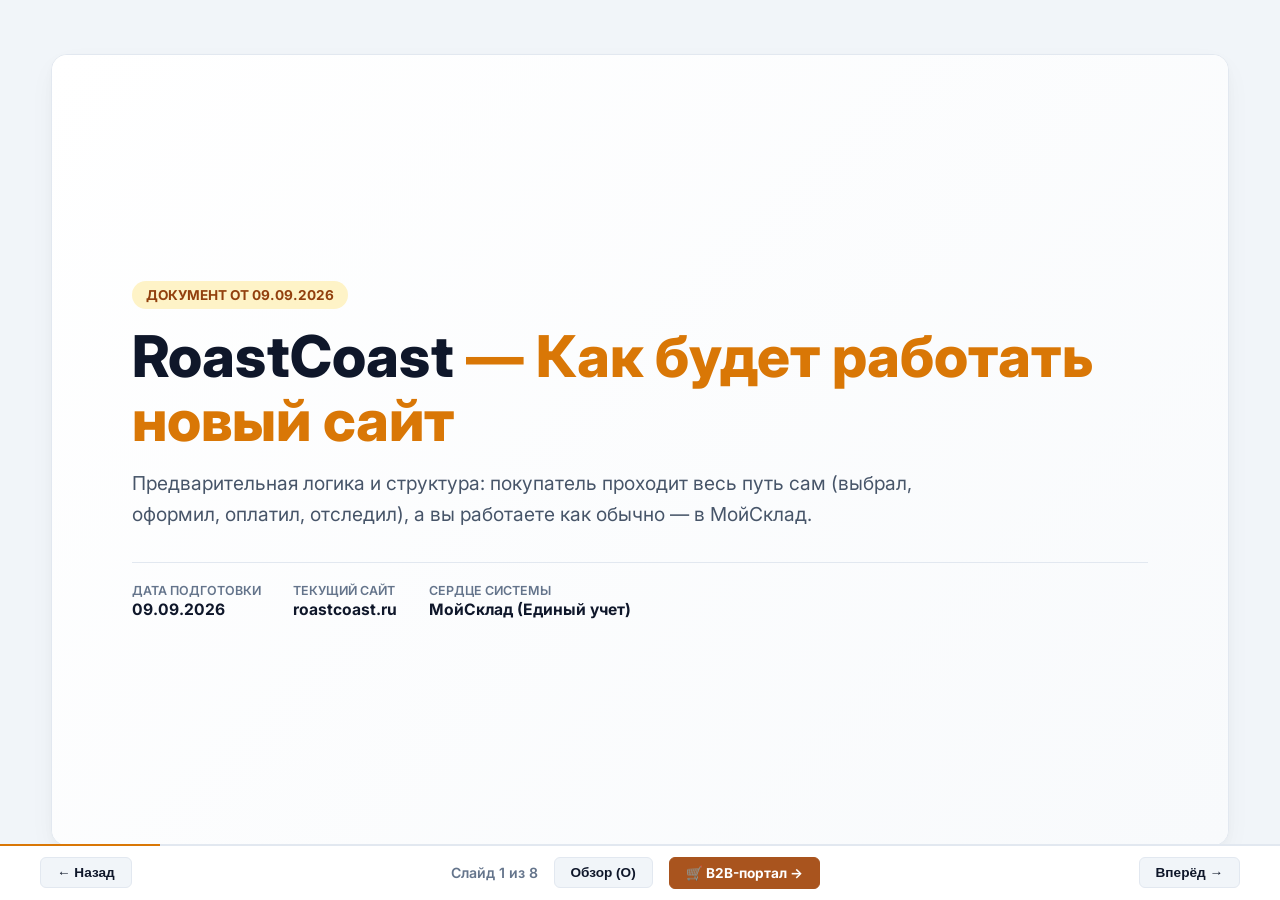
<file: index.html>
<!DOCTYPE html>
<html lang="ru">
<head>
    <meta charset="UTF-8">
    <meta name="viewport" content="width=device-width, initial-scale=1.0">
    <title>RoastCoast — Логика работы сайта и структура</title>
    <link rel="preconnect" href="https://fonts.googleapis.com">
    <link rel="preconnect" href="https://fonts.gstatic.com" crossorigin>
    <link href="https://fonts.googleapis.com/css2?family=Inter:wght@400;500;600;700;800&display=swap" rel="stylesheet">
    <style>
        :root {
            --bg-page: #F1F5F9;
            --bg-slide: #FFFFFF;
            --border-color: #E2E8F0;
            --text-primary: #0F172A;
            --text-secondary: #475569;
            --text-muted: #64748B;
            --accent-amber: #D97706;
            --accent-blue: #2563EB;
            --accent-emerald: #059669;
            --accent-purple: #7C3AED;
            --radius-card: 14px;
            --shadow-slide: 0 10px 30px -5px rgba(0, 0, 0, 0.05), 0 4px 12px -2px rgba(0, 0, 0, 0.03);
            --transition-smooth: all 0.3s ease;
        }

        * {
            box-sizing: border-box;
            margin: 0;
            padding: 0;
        }

        body {
            font-family: 'Inter', system-ui, -apple-system, sans-serif;
            background-color: var(--bg-page);
            color: var(--text-primary);
            overflow: hidden;
            height: 100vh;
            width: 100vw;
            user-select: none;
            display: flex;
            align-items: center;
            justify-content: center;
        }

        /* Slide Container */
        .presentation-deck {
            position: relative;
            width: 92vw;
            height: 88vh;
            max-width: 1600px;
            max-height: 900px;
            background: var(--bg-slide);
            border: 1px solid var(--border-color);
            border-radius: 16px;
            box-shadow: var(--shadow-slide);
            overflow: hidden;
        }

        .slide {
            position: absolute;
            top: 0;
            left: 0;
            width: 100%;
            height: 100%;
            opacity: 0;
            visibility: hidden;
            transition: var(--transition-smooth);
            padding: 44px 60px 76px 60px;
            display: flex;
            flex-direction: column;
            justify-content: space-between;
            background-color: var(--bg-slide);
        }

        .slide.active {
            opacity: 1;
            visibility: visible;
            z-index: 10;
        }

        /* Header Components */
        .slide-header {
            display: flex;
            justify-content: space-between;
            align-items: center;
            margin-bottom: 6px;
            border-bottom: 2px solid var(--border-color);
            padding-bottom: 10px;
        }

        .brand-logo {
            font-size: 1.1rem;
            font-weight: 800;
            color: var(--accent-amber);
            letter-spacing: 0.5px;
            text-transform: uppercase;
            display: flex;
            align-items: center;
            gap: 8px;
        }

        .brand-logo span {
            display: inline-block;
            width: 8px;
            height: 8px;
            background: var(--accent-amber);
            border-radius: 50%;
        }

        .slide-tag {
            background: #FEF3C7;
            color: #92400E;
            padding: 4px 12px;
            border-radius: 6px;
            font-size: 0.8rem;
            font-weight: 600;
            text-transform: uppercase;
            letter-spacing: 0.5px;
        }

        .slide-title {
            font-size: 2.1rem;
            font-weight: 800;
            color: var(--text-primary);
            line-height: 1.2;
            margin-top: 10px;
            margin-bottom: 4px;
        }

        .slide-subtitle {
            font-size: 1rem;
            color: var(--text-secondary);
            max-width: 900px;
            line-height: 1.5;
        }

        /* Slide Body Area */
        .slide-body {
            flex: 1;
            display: flex;
            align-items: center;
            margin-top: 16px;
            overflow: hidden;
            position: relative;
        }

        /* --- LAYOUT 1: COVER SLIDE --- */
        .slide-cover {
            display: flex;
            flex-direction: column;
            justify-content: center;
            padding: 70px 80px;
            background: linear-gradient(135deg, #FFFFFF 0%, #F8FAFC 100%);
        }

        .cover-badge {
            display: inline-block;
            background: #FEF3C7;
            color: #92400E;
            font-weight: 700;
            font-size: 0.85rem;
            padding: 6px 14px;
            border-radius: 20px;
            margin-bottom: 16px;
            text-transform: uppercase;
        }

        .cover-title {
            font-size: 3.6rem;
            font-weight: 800;
            color: var(--text-primary);
            line-height: 1.1;
            margin-bottom: 16px;
        }

        .cover-title span {
            color: var(--accent-amber);
        }

        .cover-subtitle {
            font-size: 1.2rem;
            color: var(--text-secondary);
            max-width: 850px;
            line-height: 1.6;
            margin-bottom: 32px;
        }

        .cover-meta {
            display: flex;
            gap: 32px;
            border-top: 1px solid var(--border-color);
            padding-top: 20px;
        }

        .meta-item {
            display: flex;
            flex-direction: column;
        }

        .meta-label {
            font-size: 0.78rem;
            color: var(--text-muted);
            text-transform: uppercase;
            font-weight: 600;
        }

        .meta-value {
            font-size: 0.98rem;
            font-weight: 700;
            color: var(--text-primary);
            margin-top: 2px;
        }

        /* --- LAYOUT 2: SYSTEM CONNECTIONS SCHEMA --- */
        .grid-system-schema {
            display: flex;
            flex-direction: column;
            gap: 16px;
            width: 100%;
        }

        .schema-box-main {
            background: #FFFBEB;
            border: 2px solid #FCD34D;
            border-radius: var(--radius-card);
            padding: 20px 24px;
        }

        .schema-box-main-title {
            font-size: 1.15rem;
            font-weight: 800;
            color: #78350F;
            margin-bottom: 6px;
        }

        .schema-box-main-desc {
            font-size: 0.95rem;
            color: #92400E;
            line-height: 1.55;
        }

        .schema-grid-flows {
            display: grid;
            grid-template-columns: repeat(2, 1fr);
            gap: 16px;
        }

        .schema-flow-item {
            background: #F8FAFC;
            border: 1px solid var(--border-color);
            border-radius: var(--radius-card);
            padding: 16px 20px;
            display: flex;
            flex-direction: column;
            gap: 6px;
        }

        .schema-flow-head {
            font-size: 0.8rem;
            font-weight: 800;
            color: var(--accent-blue);
            text-transform: uppercase;
        }

        .schema-flow-text {
            font-size: 0.95rem;
            font-weight: 700;
            color: var(--text-primary);
            display: flex;
            align-items: center;
            gap: 8px;
            flex-wrap: wrap;
        }

        .schema-arrow {
            color: var(--accent-amber);
            font-weight: bold;
        }

        /* --- LAYOUT 3: NATIVE HTML/CSS/SVG MINDMAP LAYOUT --- */
        .native-mm-wrapper {
            width: 100%;
            height: 100%;
            position: relative;
            display: grid;
            grid-template-columns: 1fr 190px 1fr;
            gap: 24px;
            align-items: center;
            padding: 5px 0;
        }

        .mm-lines-layer {
            position: absolute;
            top: 0; left: 0;
            width: 100%; height: 100%;
            pointer-events: none;
            z-index: 1;
        }

        .mm-column {
            display: flex;
            flex-direction: column;
            gap: 10px;
            z-index: 2;
        }

        .mm-card {
            background: #FFFFFF;
            border: 2px solid var(--card-border-color, #E2E8F0);
            border-radius: 12px;
            overflow: hidden;
            box-shadow: 0 4px 12px rgba(0, 0, 0, 0.04);
            transition: var(--transition-smooth);
        }

        .mm-card:hover {
            transform: translateY(-2px);
            box-shadow: 0 8px 20px rgba(0,0,0,0.08);
        }

        .mm-card-head {
            background: var(--card-head-bg, #1E293B);
            color: #FFFFFF;
            font-size: 0.88rem;
            font-weight: 700;
            padding: 6px 14px;
        }

        .mm-card-body {
            padding: 8px 14px;
            display: flex;
            flex-direction: column;
            gap: 3px;
        }

        .mm-item {
            font-size: 0.78rem;
            color: #334155;
            line-height: 1.35;
            font-weight: 500;
        }

        .mm-hub {
            background: #1E293B;
            border: 3px solid #D97706;
            border-radius: 16px;
            padding: 16px 10px;
            text-align: center;
            color: #FFF;
            box-shadow: 0 8px 25px rgba(217, 119, 6, 0.2);
            z-index: 5;
            margin: 0 auto;
            width: 180px;
        }

        .mm-hub-title {
            color: #FBBF24;
            font-size: 1.2rem;
            font-weight: 800;
        }

        .mm-hub-sub {
            color: #F1F5F9;
            font-size: 0.7rem;
            font-weight: 700;
            text-transform: uppercase;
            letter-spacing: 0.5px;
            margin-top: 4px;
            line-height: 1.3;
        }

        /* --- LAYOUT 4 & 5: STEP JOURNEY LAYOUTS (7-STEP & B2B 4-STEP) --- */
        .journey-grid-7 {
            display: grid;
            grid-template-columns: repeat(4, 1fr);
            gap: 14px;
            width: 100%;
        }

        .journey-card {
            background: #F8FAFC;
            border: 1px solid var(--border-color);
            border-radius: var(--radius-card);
            padding: 16px;
            display: flex;
            flex-direction: column;
            position: relative;
        }

        .journey-step-badge {
            width: 26px;
            height: 26px;
            border-radius: 50%;
            background: var(--accent-amber);
            color: #FFF;
            font-size: 0.8rem;
            font-weight: 800;
            display: flex;
            align-items: center;
            justify-content: center;
            margin-bottom: 8px;
        }

        .journey-step-title {
            font-size: 0.98rem;
            font-weight: 700;
            color: var(--text-primary);
            margin-bottom: 6px;
        }

        .journey-step-desc {
            font-size: 0.84rem;
            color: var(--text-secondary);
            line-height: 1.45;
        }

        /* --- LAYOUT 6: SITE MAP STRUCTURE GRID --- */
        .sitemap-grid-4 {
            display: grid;
            grid-template-columns: repeat(4, 1fr);
            gap: 16px;
            width: 100%;
        }

        .sitemap-card {
            background: #F8FAFC;
            border: 1px solid var(--border-color);
            border-radius: var(--radius-card);
            padding: 20px;
            display: flex;
            flex-direction: column;
        }

        .sitemap-head {
            font-size: 1.05rem;
            font-weight: 800;
            color: var(--text-primary);
            margin-bottom: 10px;
            padding-bottom: 8px;
            border-bottom: 2px solid var(--accent-amber);
        }

        .sitemap-list {
            list-style: none;
            display: flex;
            flex-direction: column;
            gap: 6px;
        }

        .sitemap-list li {
            font-size: 0.85rem;
            color: var(--text-secondary);
            line-height: 1.4;
            position: relative;
            padding-left: 14px;
        }

        .sitemap-list li::before {
            content: "▸";
            position: absolute;
            left: 0;
            color: var(--accent-amber);
            font-weight: bold;
        }

        /* --- LAYOUT 7: 3 GOLDEN RULES OF SITE MANAGEMENT --- */
        .rules-grid-3 {
            display: grid;
            grid-template-columns: repeat(3, 1fr);
            gap: 20px;
            width: 100%;
        }

        .rule-card {
            background: #F8FAFC;
            border: 1px solid var(--border-color);
            border-radius: var(--radius-card);
            padding: 24px;
            display: flex;
            flex-direction: column;
            border-top: 4px solid var(--accent-amber);
        }

        .rule-num {
            font-size: 2.2rem;
            font-weight: 800;
            color: var(--accent-amber);
            line-height: 1;
            margin-bottom: 10px;
        }

        .rule-title {
            font-size: 1.15rem;
            font-weight: 700;
            color: var(--text-primary);
            margin-bottom: 8px;
        }

        .rule-desc {
            font-size: 0.92rem;
            color: var(--text-secondary);
            line-height: 1.55;
        }

        /* --- LAYOUT 8: QUESTIONS FOR CLIENT MEETING --- */
        .questions-grid-3 {
            display: grid;
            grid-template-columns: repeat(3, 1fr);
            gap: 20px;
            width: 100%;
        }

        .q-card {
            background: #EFF6FF;
            border: 1px solid #BFDBFE;
            border-radius: var(--radius-card);
            padding: 22px;
            display: flex;
            flex-direction: column;
        }

        .q-tag {
            font-size: 0.75rem;
            font-weight: 800;
            color: #1E40AF;
            background: #DBEAFE;
            padding: 3px 8px;
            border-radius: 4px;
            align-self: flex-start;
            margin-bottom: 10px;
            text-transform: uppercase;
        }

        .q-title {
            font-size: 1.1rem;
            font-weight: 700;
            color: #1E3A8A;
            margin-bottom: 10px;
        }

        .q-list {
            list-style: none;
            display: flex;
            flex-direction: column;
            gap: 8px;
        }

        .q-list li {
            font-size: 0.88rem;
            color: #1E40AF;
            line-height: 1.45;
            position: relative;
            padding-left: 16px;
        }

        .q-list li::before {
            content: "—";
            position: absolute;
            left: 0;
            color: #2563EB;
            font-weight: bold;
        }

        /* Footer Controls */
        .controls-footer {
            position: absolute;
            bottom: 0;
            left: 0;
            width: 100%;
            height: 56px;
            background: #FFFFFF;
            border-top: 1px solid var(--border-color);
            display: flex;
            justify-content: space-between;
            align-items: center;
            padding: 0 40px;
            z-index: 100;
        }

        .progress-bar-container {
            position: absolute;
            top: -1px;
            left: 0;
            width: 100%;
            height: 2px;
            background: #E2E8F0;
        }

        .progress-bar {
            height: 100%;
            width: 12.5%;
            background: var(--accent-amber);
            transition: width 0.3s ease;
        }

        .nav-btn {
            background: #F1F5F9;
            border: 1px solid var(--border-color);
            color: var(--text-primary);
            padding: 7px 16px;
            border-radius: 6px;
            font-size: 0.85rem;
            font-weight: 600;
            cursor: pointer;
            transition: var(--transition-smooth);
        }

        .nav-btn:hover {
            background: #E2E8F0;
            color: #000;
        }

        .slide-counter {
            font-size: 0.88rem;
            color: var(--text-muted);
            font-weight: 600;
        }

        /* Overview Modal */
        .overview-modal {
            position: fixed;
            top: 0; left: 0; width: 100vw; height: 100vh;
            background: rgba(15, 23, 42, 0.6);
            backdrop-filter: blur(4px);
            z-index: 200;
            opacity: 0;
            visibility: hidden;
            transition: var(--transition-smooth);
            display: flex;
            align-items: center;
            justify-content: center;
        }

        .overview-modal.active {
            opacity: 1;
            visibility: visible;
        }

        .overview-content {
            background: #FFFFFF;
            width: 90vw;
            max-width: 1200px;
            max-height: 85vh;
            border-radius: 16px;
            padding: 32px;
            overflow-y: auto;
            box-shadow: 0 20px 40px rgba(0,0,0,0.15);
        }

        .overview-grid {
            display: grid;
            grid-template-columns: repeat(4, 1fr);
            gap: 16px;
            margin-top: 20px;
        }

        .overview-card {
            background: #F8FAFC;
            border: 1px solid var(--border-color);
            border-radius: 8px;
            padding: 16px;
            cursor: pointer;
            transition: var(--transition-smooth);
        }

        .overview-card:hover {
            border-color: var(--accent-amber);
            background: #FFFBEB;
        }

        .overview-num {
            font-size: 0.8rem;
            font-weight: 700;
            color: var(--accent-amber);
            margin-bottom: 4px;
        }

        .overview-title {
            font-size: 0.9rem;
            font-weight: 600;
            color: var(--text-primary);
        }
    </style>
</head>
<body>

    <div class="presentation-deck">
        
        <!-- SLIDE 1: COVER SLIDE -->
        <div class="slide slide-cover active">
            <div>
                <div class="cover-badge">Документ от 09.09.2026</div>
                <h1 class="cover-title">RoastCoast <span>— Как будет работать новый сайт</span></h1>
                <p class="cover-subtitle">Предварительная логика и структура: покупатель проходит весь путь сам (выбрал, оформил, оплатил, отследил), а вы работаете как обычно — в МойСклад.</p>
            </div>
            
            <div class="cover-meta">
                <div class="meta-item">
                    <span class="meta-label">Дата подготовки</span>
                    <span class="meta-value">09.09.2026</span>
                </div>
                <div class="meta-item">
                    <span class="meta-label">Текущий сайт</span>
                    <span class="meta-value">roastcoast.ru</span>
                </div>
                <div class="meta-item">
                    <span class="meta-label">Сердце системы</span>
                    <span class="meta-value">МойСклад (Единый учет)</span>
                </div>
            </div>
        </div>

        <!-- SLIDE 2: ОБЩАЯ ЛОГИКА: ЧТО С ЧЕМ СВЯЗАНО -->
        <div class="slide">
            <div>
                <div class="slide-header">
                    <div class="brand-logo"><span></span> RoastCoast</div>
                    <div class="slide-tag">Раздел 1</div>
                </div>
                <h2 class="slide-title">Общая логика: что с чем связано</h2>
                <p class="slide-subtitle">Сайт и бот — это лишь витрины и приёмники заказов. Все управление происходит внутри МойСклад.</p>
            </div>

            <div class="slide-body">
                <div class="grid-system-schema">
                    <div class="schema-box-main">
                        <div class="schema-box-main-title">💡 Главное правило: МойСклад — это «сердце» системы</div>
                        <div class="schema-box-main-desc">
                            Всё, что вы меняете там (добавили новый кофе, поменяли цену, обновили остаток, перевели заказ в «отгружен»), автоматически появляется на сайте и в боте. Вести отдельную «админку сайта» с товарами не нужно.
                        </div>
                    </div>

                    <div class="schema-grid-flows">
                        <div class="schema-flow-item">
                            <div class="schema-flow-head">Заказы</div>
                            <div class="schema-flow-text">
                                Сайт + Бот (Telegram / MAX) <span class="schema-arrow">→</span> МойСклад
                            </div>
                        </div>

                        <div class="schema-flow-item">
                            <div class="schema-flow-head">Товары и остатки</div>
                            <div class="schema-flow-text">
                                МойСклад <span class="schema-arrow">→</span> Товары, остатки, цены <span class="schema-arrow">→</span> Витрина
                            </div>
                        </div>

                        <div class="schema-flow-item">
                            <div class="schema-flow-head">Статусы заказов</div>
                            <div class="schema-flow-text">
                                МойСклад <span class="schema-arrow">→</span> Статус <span class="schema-arrow">→</span> ЛК + Уведомление клиенту
                            </div>
                        </div>

                        <div class="schema-flow-item">
                            <div class="schema-flow-head">Оформление и Доставка</div>
                            <div class="schema-flow-text">
                                Заказ <span class="schema-arrow">↔</span> СДЭК (ПВЗ, цена, трек) <span class="schema-arrow">↔</span> Онлайн-оплата
                            </div>
                        </div>
                    </div>
                </div>
            </div>
        </div>

        <!-- SLIDE 3: NATIVE HTML/CSS/SVG MINDMAP LAYOUT -->
        <div class="slide">
            <div>
                <div class="slide-header">
                    <div class="brand-logo"><span></span> RoastCoast</div>
                    <div class="slide-tag">Карта проекта</div>
                </div>
                <h2 class="slide-title">Общая карта проекта и логики</h2>
                <p class="slide-subtitle">Наглядная визуализация взаимодействия покупателей, системы МойСклад, СДЭК и личных кабинетов.</p>
            </div>

            <div class="slide-body">
                <div class="native-mm-wrapper">
                    <svg class="mm-lines-layer" viewBox="0 0 1000 480" preserveAspectRatio="none">
                        <path d="M 380 55 H 440 V 240 H 490" stroke="#CBD5E1" stroke-width="2.5" fill="none" />
                        <path d="M 380 175 H 440 V 240 H 490" stroke="#CBD5E1" stroke-width="2.5" fill="none" />
                        <path d="M 380 305 H 440 V 240 H 490" stroke="#CBD5E1" stroke-width="2.5" fill="none" />
                        <path d="M 380 425 H 440 V 240 H 490" stroke="#CBD5E1" stroke-width="2.5" fill="none" />

                        <path d="M 510 240 H 560 V 55 H 620" stroke="#CBD5E1" stroke-width="2.5" fill="none" />
                        <path d="M 510 240 H 560 V 175 H 620" stroke="#CBD5E1" stroke-width="2.5" fill="none" />
                        <path d="M 510 240 H 560 V 305 H 620" stroke="#CBD5E1" stroke-width="2.5" fill="none" />
                        <path d="M 510 240 H 560 V 425 H 620" stroke="#CBD5E1" stroke-width="2.5" fill="none" />
                    </svg>

                    <!-- LEFT COLUMN -->
                    <div class="mm-column">
                        <div class="mm-card" style="--card-border-color:#D97706; --card-head-bg:#D97706;">
                            <div class="mm-card-head">1. МойСклад — Сердце системы</div>
                            <div class="mm-card-body">
                                <div class="mm-item">• Товары, остатки и цены только в МойСклад</div>
                                <div class="mm-item">• Заказы автоматически попадают на склад</div>
                                <div class="mm-item">• Статусы заказов транслируются клиенту</div>
                                <div class="mm-item">• Нет двойной работы с админкой</div>
                            </div>
                        </div>

                        <div class="mm-card" style="--card-border-color:#2563EB; --card-head-bg:#2563EB;">
                            <div class="mm-card-head">2. Путь розничного покупателя</div>
                            <div class="mm-card-body">
                                <div class="mm-item">• Каталог с 5 фильтрами (обжарка, помол)</div>
                                <div class="mm-item">• Корзина с расчётом скидок и доставки</div>
                                <div class="mm-item">• Оформление на 1 стр. с картой ПВЗ СДЭК</div>
                                <div class="mm-item">• Онлайн-оплата и статус «Принят»</div>
                            </div>
                        </div>

                        <div class="mm-card" style="--card-border-color:#10B981; --card-head-bg:#10B981;">
                            <div class="mm-card-head">3. Личный кабинет розницы</div>
                            <div class="mm-card-body">
                                <div class="mm-item">• Отслеживание трек-номера СДЭК</div>
                                <div class="mm-item">• Прозрачная смена статусов отгрузки</div>
                                <div class="mm-item">• Кнопка «Повторить заказ» в 2 клика</div>
                                <div class="mm-item">• Сохранённые адреса и профиль</div>
                            </div>
                        </div>

                        <div class="mm-card" style="--card-border-color:#8B5CF6; --card-head-bg:#8B5CF6;">
                            <div class="mm-card-head">4. Продажи в Telegram / MAX</div>
                            <div class="mm-card-body">
                                <div class="mm-item">• Каталог и корзина внутри мессенджера</div>
                                <div class="mm-item">• Оформление и оплата без перехода на сайт</div>
                                <div class="mm-item">• Заказы идут в тот же МойСклад</div>
                                <div class="mm-item">• PUSH-уведомления о готовности</div>
                            </div>
                        </div>
                    </div>

                    <!-- CENTER HUB -->
                    <div class="mm-hub">
                        <div class="mm-hub-title">RoastCoast</div>
                        <div class="mm-hub-sub">ЛОГИКА РАБОТЫ И СТРУКТУРА</div>
                    </div>

                    <!-- RIGHT COLUMN -->
                    <div class="mm-column">
                        <div class="mm-card" style="--card-border-color:#E11D48; --card-head-bg:#E11D48;">
                            <div class="mm-card-head">5. Путь оптового покупателя (B2B)</div>
                            <div class="mm-card-body">
                                <div class="mm-item">• Отдельная страница «Оптом» (цены скрыты)</div>
                                <div class="mm-item">• Заявка с ИНН и подтверждение доступа</div>
                                <div class="mm-item">• Вход в кабинет со своим прайс-листом</div>
                                <div class="mm-item">• Учет минимальной суммы заказа</div>
                            </div>
                        </div>

                        <div class="mm-card" style="--card-border-color:#059669; --card-head-bg:#059669;">
                            <div class="mm-card-head">6. B2B Документы без переписки</div>
                            <div class="mm-card-body">
                                <div class="mm-item">• Самостоятельное скачивание Счетов и УПД</div>
                                <div class="mm-item">• История отгрузок и закрывающие акты</div>
                                <div class="mm-item">• Условия отсрочки для постоянных B2B</div>
                                <div class="mm-item">• Авто-попадание заказа в МойСклад</div>
                            </div>
                        </div>

                        <div class="mm-card" style="--card-border-color:#0284C7; --card-head-bg:#0284C7;">
                            <div class="mm-card-head">7. Карта страниц сайта</div>
                            <div class="mm-card-body">
                                <div class="mm-item">• Главная, Каталог, Оптом, О компании, Блог</div>
                                <div class="mm-item">• Корзина, Оформление СДЭК, Успешная оплата</div>
                                <div class="mm-item">• Личные кабинеты (Розница и Опт)</div>
                                <div class="mm-item">• Служебные: Оферта, 404, Поиск</div>
                            </div>
                        </div>

                        <div class="mm-card" style="--card-border-color:#DB2777; --card-head-bg:#DB2777;">
                            <div class="mm-card-head">8. Вопросы для встречи</div>
                            <div class="mm-card-body">
                                <div class="mm-item">• СДЭК: текущий договор и схема накладных</div>
                                <div class="mm-item">• МойСклад: готовность каталога и фото</div>
                                <div class="mm-item">• Опт: градация цен, отсрочка и документы</div>
                                <div class="mm-item">• Разбор 1-2 реальных B2B сделок</div>
                            </div>
                        </div>
                    </div>
                </div>
            </div>
        </div>

        <!-- SLIDE 4: ПУТЬ ОБЫЧНОГО ПОКУПАТЕЛЯ (РОЗНИЦА — 7 ШАГОВ) -->
        <div class="slide">
            <div>
                <div class="slide-header">
                    <div class="brand-logo"><span></span> RoastCoast</div>
                    <div class="slide-tag">Раздел 2</div>
                </div>
                <h2 class="slide-title">Путь обычного покупателя (Розница)</h2>
                <p class="slide-subtitle">7 шагов от первого визита до повторной покупки без единого звонка менеджера.</p>
            </div>

            <div class="slide-body">
                <div class="journey-grid-7">
                    <div class="journey-card">
                        <div class="journey-step-badge">1</div>
                        <div class="journey-step-title">Выбрал кофе</div>
                        <div class="journey-step-desc">Каталог с 5 фильтрами (обжарка, страна, вкус, объём, помол). Честно видно наличие из МойСклад.</div>
                    </div>

                    <div class="journey-card">
                        <div class="journey-step-badge">2</div>
                        <div class="journey-step-title">Корзина</div>
                        <div class="journey-step-desc">Считает сумму и скидку, показывает сколько не хватает до бесплатной доставки.</div>
                    </div>

                    <div class="journey-card">
                        <div class="journey-step-badge">3</div>
                        <div class="journey-step-title">Заказ на 1 странице</div>
                        <div class="journey-step-desc">Контакты → доставка → оплата. Открывается карта СДЭК с ПВЗ, сразу считаются цена и срок.</div>
                    </div>

                    <div class="journey-card">
                        <div class="journey-step-badge">4</div>
                        <div class="journey-step-title">Онлайн-оплата</div>
                        <div class="journey-step-desc">Карта или СБП. Страница «Заказ принят» + письмо и сообщение в мессенджер.</div>
                    </div>

                    <div class="journey-card">
                        <div class="journey-step-badge">5</div>
                        <div class="journey-step-title">Заказ в МойСклад</div>
                        <div class="journey-step-desc">Заказ мгновенно появляется на складе со всеми позициями, покупателем, адресом и оплатой.</div>
                    </div>

                    <div class="journey-card">
                        <div class="journey-step-badge">6</div>
                        <div class="journey-step-title">Смена статуса</div>
                        <div class="journey-step-desc">Принят → Собирается → Передан в доставку (трек-номер) → Доставлен. Клиент всё видит сам.</div>
                    </div>

                    <div class="journey-card" style="grid-column: span 2; background:#EFF6FF; border-color:#BFDBFE;">
                        <div class="journey-step-badge" style="background:#2563EB;">7</div>
                        <div class="journey-step-title" style="color:#1E40AF;">Заказ снова в 2 клика (Главный источник повторных продаж)</div>
                        <div class="journey-step-desc" style="color:#1E3A8A;">В кабинете — кнопка «Повторить заказ»: тот же кофе, тот же адрес доставки.</div>
                    </div>
                </div>
            </div>
        </div>

        <!-- SLIDE 5: ПУТЬ ОПТОВОГО ПОКУПАТЕЛЯ (ЮРЛИЦА B2B) -->
        <div class="slide">
            <div>
                <div class="slide-header">
                    <div class="brand-logo"><span></span> RoastCoast</div>
                    <div class="slide-tag">Раздел 3</div>
                </div>
                <h2 class="slide-title">Путь оптового покупателя (Юрлица)</h2>
                <p class="slide-subtitle">Удобная работа с кофейнями и B2B клиентами без ручной переписки и выставления счетов.</p>
            </div>

            <div class="slide-body">
                <div class="journey-grid-7" style="grid-template-columns: repeat(4, 1fr);">
                    <div class="journey-card">
                        <div class="journey-step-badge">1</div>
                        <div class="journey-step-title">Страница «Оптом»</div>
                        <div class="journey-step-desc">Условия, преимущества и форма заявки (ИНН, город, объём). Оптовые цены публично скрыты.</div>
                    </div>

                    <div class="journey-card">
                        <div class="journey-step-badge">2</div>
                        <div class="journey-step-title">Подтверждение</div>
                        <div class="journey-step-desc">Вы проверили компанию — открыли доступ. Клиент получает вход в личный кабинет.</div>
                    </div>

                    <div class="journey-card">
                        <div class="journey-step-badge">3</div>
                        <div class="journey-step-title">Оптовый прайс</div>
                        <div class="journey-step-desc">Клиент заходит под логином и видит свой прайс (общий или индивидуальный) и мин. сумму заказа.</div>
                    </div>

                    <div class="journey-card" style="background:#FFFBEB; border-color:#FDE68A;">
                        <div class="journey-step-badge" style="background:#D97706;">4</div>
                        <div class="journey-step-title" style="color:#78350F;">Заказ и документы</div>
                        <div class="journey-step-desc" style="color:#92400E;">Оптовик сам наберает заказ, скачивает счёт/УПД и акты. Заказ уходит в МойСклад.</div>
                    </div>
                </div>
            </div>
        </div>

        <!-- SLIDE 6: КАРТА САЙТА (СТРУКТУРА СТРАНИЦ) -->
        <div class="slide">
            <div>
                <div class="slide-header">
                    <div class="brand-logo"><span></span> RoastCoast</div>
                    <div class="slide-tag">Раздел 4</div>
                </div>
                <h2 class="slide-title">Карта сайта (Структура страниц)</h2>
                <p class="slide-subtitle">Полная древовидная структура разделов публичной части, оформления заказа и личных кабинетов.</p>
            </div>

            <div class="slide-body">
                <div class="sitemap-grid-4">
                    <div class="sitemap-card">
                        <div class="sitemap-head">Публичная часть</div>
                        <ul class="sitemap-list">
                            <li>Главная (обжарка, отзывы, подписка)</li>
                            <li>Каталог с 5 фильтрами</li>
                            <li>Зёрна / молотый, дрипы, чай, аксессуары</li>
                            <li>Карточка товара (фото, вкус, помол)</li>
                            <li>Оптом (условия & заявка)</li>
                            <li>О компании, Доставка, Блог</li>
                        </ul>
                    </div>

                    <div class="sitemap-card">
                        <div class="sitemap-head">Покупка</div>
                        <ul class="sitemap-list">
                            <li>Корзина (расчет скидки)</li>
                            <li>Оформление заказа (СДЭК + Оплата)</li>
                            <li>«Заказ принят» (номер & детали)</li>
                            <li>«Оплата не прошла» (повтор)</li>
                        </ul>
                    </div>

                    <div class="sitemap-card">
                        <div class="sitemap-head">ЛК — Розница</div>
                        <ul class="sitemap-list">
                            <li>Мои заказы (со статусами)</li>
                            <li>Карточка заказа (состав & трек)</li>
                            <li>Кнопка «Повторить заказ»</li>
                            <li>Профиль и адреса доставки</li>
                        </ul>
                    </div>

                    <div class="sitemap-card" style="background:#FFFBEB; border-color:#FDE68A;">
                        <div class="sitemap-head" style="border-bottom-color:#D97706; color:#78350F;">ЛК — Опт (B2B)</div>
                        <ul class="sitemap-list">
                            <li style="color:#92400E;">Мой прайс (оптовые цены)</li>
                            <li style="color:#92400E;">Документы (счета, УПД, акты)</li>
                            <li style="color:#92400E;">Реквизиты компании</li>
                            <li style="color:#92400E;">Мои условия (мин. заказ, отсрочка)</li>
                        </ul>
                    </div>
                </div>
            </div>
        </div>

        <!-- SLIDE 7: ЧТО ВАЖНО ПОНЯТЬ ПРО УПРАВЛЕНИЕ САЙТОМ -->
        <div class="slide">
            <div>
                <div class="slide-header">
                    <div class="brand-logo"><span></span> RoastCoast</div>
                    <div class="slide-tag">Раздел 5</div>
                </div>
                <h2 class="slide-title">Что важно понять про управление сайтом</h2>
                <p class="slide-subtitle">3 главных правила простой работы без лишней ручной рутины.</p>
            </div>

            <div class="slide-body">
                <div class="rules-grid-3">
                    <div class="rule-card">
                        <div class="rule-num">01</div>
                        <h3 class="rule-title">Товары, цены и остатки — только в МойСклад</h3>
                        <p class="rule-desc">Сайт подтягивает их автоматически в режиме реального времени. Двойной работы нет.</p>
                    </div>

                    <div class="rule-card">
                        <div class="rule-num">02</div>
                        <h3 class="rule-title">Заказы обрабатываете тоже в МойСклад</h3>
                        <p class="rule-desc">Сайт — это витрина и приёмник заказов, а не второе рабочее место. Все отгрузки делаются там, где привыкли.</p>
                    </div>

                    <div class="rule-card">
                        <div class="rule-num">03</div>
                        <h3 class="rule-title">Тексты и баннеры — в простой панели</h3>
                        <p class="rule-desc">Редактирование статей, отзывов и баннеров происходит в удобной панели сайта без программиста и верстки.</p>
                    </div>
                </div>
            </div>
        </div>

        <!-- SLIDE 8: ВОПРОСЫ ДЛЯ ВСТРЕЧИ С КЛИЕНТОМ -->
        <div class="slide">
            <div>
                <div class="slide-header">
                    <div class="brand-logo"><span></span> RoastCoast</div>
                    <div class="slide-tag">Раздел 6</div>
                </div>
                <h2 class="slide-title">Вопросы для разбора на встрече</h2>
                <p class="slide-subtitle">Детали, которые необходимо уточнить у заказчика для финальной фиксации логики.</p>
            </div>

            <div class="slide-body">
                <div class="questions-grid-3">
                    <div class="q-card">
                        <span class="q-tag">1. Доставка СДЭК</span>
                        <h3 class="q-title">Процесс отправки</h3>
                        <ul class="q-list">
                            <li>Как сейчас оформляется отправка (вручную в СДЭК, из МойСклад)?</li>
                            <li>Кто и на каком этапе определяет стоимость доставки?</li>
                            <li>Есть ли действующий договор и доступ к API СДЭК?</li>
                        </ul>
                    </div>

                    <div class="q-card">
                        <span class="q-tag">2. МойСклад</span>
                        <h3 class="q-title">Заполнение каталога</h3>
                        <ul class="q-list">
                            <li>Аккаунт МойСклад уже заведён и используется?</li>
                            <li>Насколько полно заполнен каталог (фото, описания, характеристики, цены)?</li>
                            <li>Кто ведёт учёт и какой тариф подключён?</li>
                        </ul>
                    </div>

                    <div class="q-card" style="background:#FFFBEB; border-color:#FDE68A;">
                        <span class="q-tag" style="background:#FEF3C7; color:#92400E;">3. Опт и юрлица</span>
                        <h3 class="q-title" style="color:#78350F;">Работа с B2B</h3>
                        <ul class="q-list">
                            <li style="color:#92400E;">Кто ваши оптовики (кофейни, HoReCa, магазины)?</li>
                            <li style="color:#92400E;">Цены: единый оптовый прайс или индивидуальный под клиента?</li>
                            <li style="color:#92400E;">Разбор 1-2 реальных сделок от обращения до отгрузки.</li>
                        </ul>
                    </div>
                </div>
            </div>
        </div>

    </div>

    <!-- CONTROLS FOOTER -->
    <div class="controls-footer">
        <div class="progress-bar-container">
            <div class="progress-bar" id="progressBar"></div>
        </div>

        <button class="nav-btn" id="btnPrev">← Назад</button>

        <div style="display: flex; align-items: center; gap: 16px;">
            <span class="slide-counter" id="slideCounter">Слайд 1 из 8</span>
            <button class="nav-btn" id="btnOverview">Обзор (O)</button>
            <a href="b2b.html" class="nav-btn" style="text-decoration:none; background:#A9541E; color:#FFFFFF; border-color:#A9541E; font-weight:700;">🛒 B2B-портал →</a>
        </div>

        <button class="nav-btn" id="btnNext">Вперёд →</button>
    </div>

    <!-- OVERVIEW MODAL -->
    <div class="overview-modal" id="overviewModal">
        <div class="overview-content">
            <div style="display: flex; justify-content: space-between; align-items: center;">
                <h3 style="font-size: 1.4rem; font-weight: 800; color: var(--text-primary);">Обзор слайдов</h3>
                <button class="nav-btn" id="btnCloseOverview">Закрыть ✕</button>
            </div>
            <div class="overview-grid" id="overviewGrid"></div>
        </div>
    </div>

    <script>
        const slides = document.querySelectorAll('.slide');
        const totalSlides = slides.length;
        let currentSlide = 0;

        const progressBar = document.getElementById('progressBar');
        const slideCounter = document.getElementById('slideCounter');
        const btnPrev = document.getElementById('btnPrev');
        const btnNext = document.getElementById('btnNext');
        const btnOverview = document.getElementById('btnOverview');
        const btnCloseOverview = document.getElementById('btnCloseOverview');
        const overviewModal = document.getElementById('overviewModal');
        const overviewGrid = document.getElementById('overviewGrid');

        // Render Overview Grid
        slides.forEach((slide, idx) => {
            const titleEl = slide.querySelector('.slide-title') || slide.querySelector('.cover-title');
            const titleText = titleEl ? titleEl.innerText.replace('\n', ' ') : `Слайд ${idx + 1}`;

            const card = document.createElement('div');
            card.className = 'overview-card';
            card.innerHTML = `
                <div class="overview-num">Слайд 0${idx + 1}</div>
                <div class="overview-title">${titleText}</div>
            `;
            card.addEventListener('click', () => {
                goToSlide(idx);
                toggleOverview(false);
            });
            overviewGrid.appendChild(card);
        });

        function updateSlide() {
            slides.forEach((slide, idx) => {
                if (idx === currentSlide) {
                    slide.classList.add('active');
                } else {
                    slide.classList.remove('active');
                }
            });

            const progressPct = ((currentSlide + 1) / totalSlides) * 100;
            progressBar.style.width = `${progressPct}%`;
            slideCounter.innerText = `Слайд ${currentSlide + 1} из ${totalSlides}`;
        }

        function goToSlide(idx) {
            if (idx >= 0 && idx < totalSlides) {
                currentSlide = idx;
                updateSlide();
            }
        }

        function nextSlide() {
            if (currentSlide < totalSlides - 1) {
                currentSlide++;
                updateSlide();
            }
        }

        function prevSlide() {
            if (currentSlide > 0) {
                currentSlide--;
                updateSlide();
            }
        }

        function toggleOverview(show) {
            if (show !== undefined) {
                overviewModal.classList.toggle('active', show);
            } else {
                overviewModal.classList.toggle('active');
            }
        }

        // Event Listeners
        btnNext.addEventListener('click', nextSlide);
        btnPrev.addEventListener('click', prevSlide);
        btnOverview.addEventListener('click', () => toggleOverview(true));
        btnCloseOverview.addEventListener('click', () => toggleOverview(false));

        // Keyboard Controls
        document.addEventListener('keydown', (e) => {
            if (e.key === 'ArrowRight' || e.key === ' ') {
                nextSlide();
            } else if (e.key === 'ArrowLeft') {
                prevSlide();
            } else if (e.key === 'o' || e.key === 'O' || e.key === 'о' || e.key === 'О') {
                toggleOverview();
            } else if (e.key === 'Escape') {
                toggleOverview(false);
            }
        });
    </script>
</body>
</html>
</file>
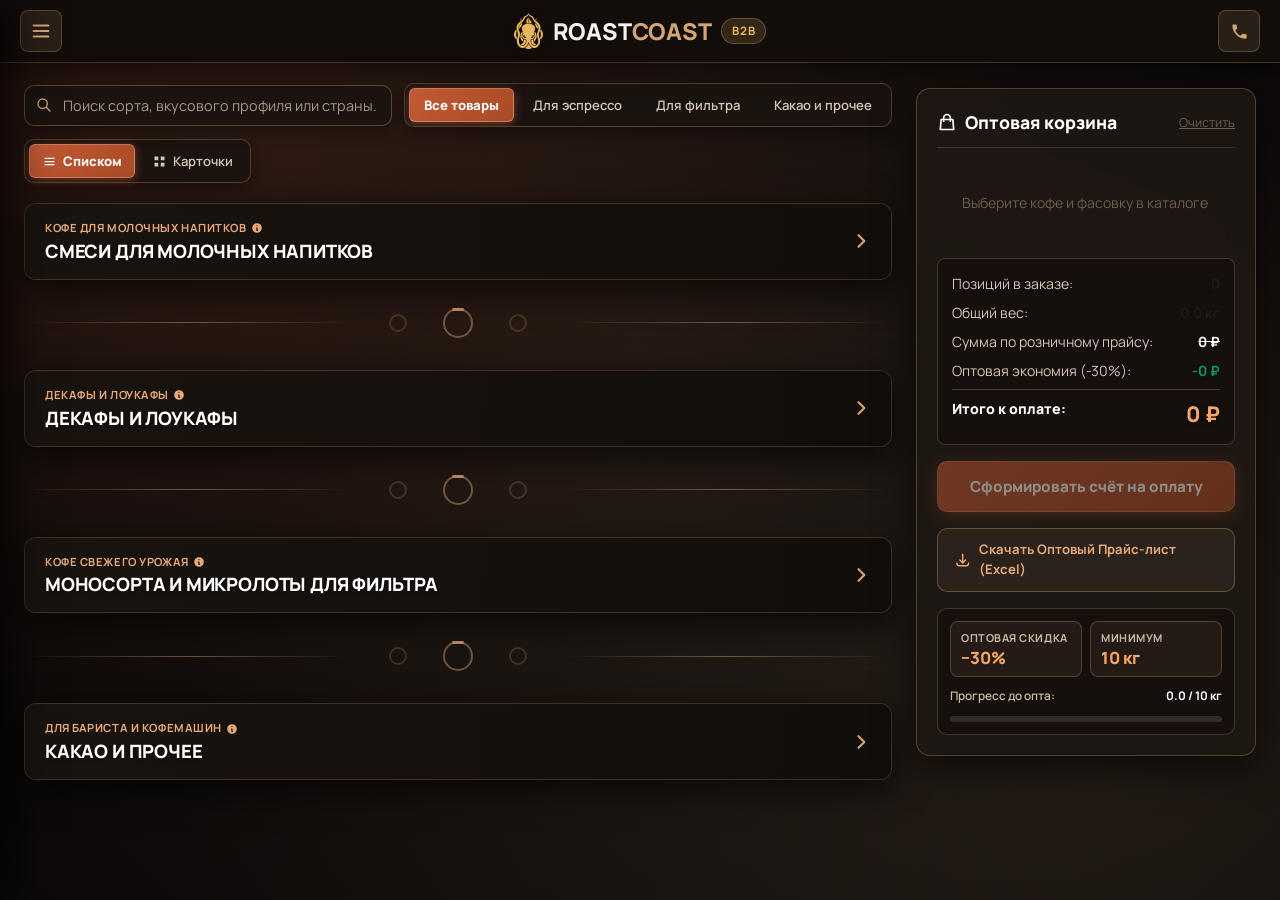
<file: b2b.html>
<!DOCTYPE html>
<html lang="ru">
<head>
    <meta charset="UTF-8">
    <meta name="viewport" content="width=device-width, initial-scale=1.0">
    <title>RoastCoast B2B — Личный кабинет оптового покупателя</title>
    <link rel="preconnect" href="https://fonts.googleapis.com">
    <link rel="preconnect" href="https://fonts.gstatic.com" crossorigin>
    <link href="https://fonts.googleapis.com/css2?family=Manrope:wght@400;500;600;700;800&family=Inter:wght@400;500;600;700;800&display=swap" rel="stylesheet">
    <link rel="stylesheet" href="assets/b2b.css?v=20260914_clean1">
    <style>
        html, body {
            overflow-x: hidden !important;
            max-width: 100% !important;
            width: 100% !important;
            position: relative;
        }

        .brand-logo-mark {
            height: 38px;
            width: auto;
            display: block;
            flex-shrink: 0;
            filter: drop-shadow(0 2px 5px rgba(0, 0, 0, 0.25));
        }

        /* View Switching Rules & Transparent Wrapper (No outer frame) */
        #productTableWrapper, .product-table-wrapper {
            display: block !important;
            background: transparent !important;
            border: none !important;
            border-radius: 0 !important;
            box-shadow: none !important;
            padding: 0 !important;
            overflow: visible !important;
        }
        #productGrid {
            display: none;
        }
        body.view-cards #productTableWrapper, body.view-cards .product-table-wrapper {
            display: none !important;
        }
        body.view-cards #productGrid {
            display: grid !important;
        }

        /* Sidebar Wholesale Conditions */
        .sidebar-conditions {
            background: #FAF8F5;
            border: 1px solid var(--color-border);
            border-radius: 10px;
            padding: 12px;
            display: flex;
            flex-direction: column;
            gap: 10px;
        }
        .side-cond-grid {
            display: grid;
            grid-template-columns: 1fr 1fr;
            gap: 8px;
        }
        .side-cond-badge {
            background: #FFFFFF;
            border: 1px solid rgba(196, 90, 53, 0.15);
            border-radius: 8px;
            padding: 8px 10px;
            display: flex;
            flex-direction: column;
        }
        .side-cond-title {
            font-size: 0.68rem;
            text-transform: uppercase;
            letter-spacing: 0.05em;
            color: var(--color-fg-muted);
            font-weight: 700;
            margin-bottom: 2px;
        }
        .side-cond-val {
            font-size: 1.05rem;
            font-weight: 800;
            color: var(--color-primary);
            line-height: 1.2;
        }
        .side-cond-progress {
            display: flex;
            flex-direction: column;
            gap: 5px;
        }
        .side-progress-header {
            display: flex;
            justify-content: space-between;
            font-size: 0.74rem;
            color: var(--color-fg-muted);
            font-weight: 600;
        }
        .side-progress-header strong {
            color: var(--color-fg);
            font-weight: 700;
        }
        .progress-bar-bg {
            height: 6px;
            background: #EAE6DF;
            border-radius: 3px;
            overflow: hidden;
        }
        .progress-bar-fill {
            height: 100%;
            background: linear-gradient(90deg, var(--color-primary) 0%, #D4A574 100%);
            border-radius: 3px;
            transition: width 0.3s ease;
        }

        /* Layout & Responsive Grid */
        @media (max-width: 992px) {
            .mobile-order-bar {
                display: flex !important;
            }
            .b2b-container {
                grid-template-columns: 1fr !important;
                padding: 0 16px 110px 16px !important;
            }
            .sidebar-cart {
                position: static !important;
            }
        }

        @media (max-width: 768px) {
            .b2b-header { padding: 8px 12px !important; }
            .brand-logo-mark { height: 26px !important; }
            .brand-logo-text { font-size: 1.15rem !important; }
            .b2b-pill { font-size: 0.65rem !important; padding: 2px 6px !important; }
            .header-phone span { display: none !important; }
            
            .conditions-banner {
                display: grid !important;
                grid-template-columns: 1fr 1fr !important;
                gap: 6px 10px !important;
                padding: 8px 12px !important;
                margin-bottom: 8px !important;
            }
            .condition-label { font-size: 0.68rem !important; }
            .condition-val { font-size: 0.95rem !important; }
            .progress-tier { grid-column: 1 / -1 !important; width: 100% !important; }
            
            .toolbar {
                flex-direction: column !important;
                align-items: stretch !important;
                gap: 6px !important;
                margin-bottom: 8px !important;
            }
            .search-box { width: 100% !important; min-width: 100% !important; }
            .search-input {
                padding: 6px 10px 6px 32px !important;
                font-size: 0.8rem !important;
                height: 34px !important;
            }
            .category-tabs {
                width: 100% !important;
                display: flex !important;
                gap: 4px !important;
                padding: 4px 2px !important;
                overflow-x: auto !important;
                white-space: nowrap !important;
                -webkit-overflow-scrolling: touch !important;
                scrollbar-width: none !important;
                box-sizing: border-box !important;
            }
            .category-tabs::-webkit-scrollbar { display: none !important; }
            .tab-btn {
                flex: 1 1 auto !important;
                padding: 6px 5px !important;
                font-size: 0.74rem !important;
                text-align: center !important;
                display: inline-flex !important;
                align-items: center !important;
                justify-content: center !important;
            }
            .view-toggle { width: 100% !important; display: flex !important; }
            .view-btn {
                flex: 1 !important;
                justify-content: center !important;
                padding: 5px 10px !important;
                font-size: 0.75rem !important;
            }

            /* Grid cards on mobile */
            .product-grid { grid-template-columns: 1fr !important; gap: 10px !important; }
            .product-card { display: grid !important; grid-template-columns: 100px 1fr !important; padding: 0 !important; }
            .card-img-wrapper { height: 100% !important; min-height: 130px !important; border-right: 1px solid var(--color-border) !important; border-bottom: none !important; padding: 6px !important; }
            .card-descr { display: none !important; }
            
            .modal-content { padding: 16px 12px !important; width: 96vw !important; max-height: 92vh !important; }
            .invoice-parties { grid-template-columns: 1fr !important; }
            .modal-actions-row { flex-direction: column !important; }
            .modal-actions-row button { width: 100% !important; }

            .b2b-container {
                padding: 0 8px 90px 8px !important;
            }

            .prod-options-stack {
                padding-left: 0 !important;
                gap: 4px !important;
            }
            .prod-opt-row {
                padding: 6px 10px !important;
                gap: 4px !important;
                width: 100% !important;
                box-sizing: border-box !important;
            }
            .opt-weight {
                width: 44px !important;
                min-width: 44px !important;
                max-width: 44px !important;
                font-size: 0.82rem !important;
                flex-shrink: 0 !important;
            }
            .opt-grind {
                width: 72px !important;
                min-width: 72px !important;
                max-width: 72px !important;
                font-size: 0.76rem !important;
                flex-shrink: 0 !important;
            }
            .opt-price {
                flex: 1 !important;
                text-align: right !important;
                margin-left: auto !important;
                margin-right: 8px !important;
                font-size: 0.94rem !important;
                font-variant-numeric: tabular-nums !important;
                flex-shrink: 0 !important;
            }
            .opt-btn-wrap,
            .opt-btn-add,
            body.theme-dark-steam .opt-qty-control {
                width: 70px !important;
                min-width: 70px !important;
                max-width: 70px !important;
                height: 30px !important;
                flex-shrink: 0 !important;
            }
            .opt-btn-add {
                font-size: 1.25rem !important;
            }
        }

        /* =======================================================
           Tasty Coffee Style Categorized Wholesale List Layout
           With RoastCoast Colors & Aesthetics
           ======================================================= */
        .category-section-card {
            background: #FFFFFF;
            border: none !important;
            border-radius: 12px;
            margin-bottom: 12px;
            overflow: hidden;
            box-shadow: 0 1px 4px rgba(0, 0, 0, 0.04);
        }
        .category-section-header {
            display: flex;
            justify-content: space-between;
            align-items: center;
            padding: 14px 18px;
            cursor: pointer;
            background: #FFFFFF;
            border: none !important;
            user-select: none;
            transition: background 0.15s ease;
        }
        .category-section-card:not(.collapsed) .category-section-header {
            border-bottom: 1px solid #F3F4F6 !important;
        }
        .category-section-header:hover {
            background: #FAF8F5;
        }
        .cat-tag-info {
            font-size: 0.7rem;
            font-weight: 700;
            color: var(--color-fg-muted);
            text-transform: uppercase;
            letter-spacing: 0.06em;
            margin-bottom: 3px;
            display: flex;
            align-items: center;
            gap: 4px;
        }
        .cat-h2-title {
            font-size: 1.15rem;
            font-weight: 800;
            color: #18181B;
            text-transform: uppercase;
            letter-spacing: -0.01em;
            margin: 0;
            white-space: normal;
            word-break: break-word;
            line-height: 1.25;
        }
        .cat-chevron-icon {
            color: #D4A574 !important;
            transition: transform 0.25s ease;
            flex-shrink: 0;
            transform: rotate(0deg);
        }
        .category-section-card.collapsed .cat-chevron-icon,
        body.theme-dark-steam .category-section-card.collapsed .cat-chevron-icon {
            transform: rotate(-90deg) !important;
        }
        .category-section-card.collapsed .category-products-container,
        body.theme-dark-steam .category-section-card.collapsed .category-products-container {
            display: none !important;
        }

        /* Кольца-разделители RoastCoast между категориями */
        .ring-divider {
            display: flex;
            align-items: center;
            justify-content: center;
            gap: 36px;
            padding: 16px 0;
            margin: 6px 0 16px 0;
            position: relative;
            user-select: none;
        }
        .ring-divider::before,
        .ring-divider::after {
            content: '';
            flex: 1;
            height: 1px;
            background: linear-gradient(90deg, 
                transparent 0%, 
                rgba(196, 90, 53, 0.35) 50%, 
                transparent 100%
            );
        }
        .ring {
            width: 30px;
            height: 30px;
            border-radius: 50%;
            border: 2px solid rgba(196, 90, 53, 0.4);
            position: relative;
            opacity: 0.75;
        }
        .ring::before {
            content: '';
            position: absolute;
            top: -2px;
            left: 28%;
            width: 44%;
            height: 3px;
            background: var(--color-primary, #C45A35);
            border-radius: 2px;
        }
        .ring.small {
            width: 18px;
            height: 18px;
            border-width: 1.5px;
            border-color: rgba(196, 90, 53, 0.3);
            opacity: 0.5;
        }
        .ring.small::before {
            display: none;
        }

        /* Product List Items */
        .category-products-container {
            background: #FFFFFF;
        }
        .b2b-list-item {
            padding: 12px 16px;
            border-bottom: 1px solid #F3F4F6;
            transition: background 0.12s ease;
        }
        .b2b-list-item:last-child {
            border-bottom: none;
        }
        .b2b-list-item:hover {
            background: #FAF8F5;
        }

        /* Top Product Heading Row */
        .prod-item-top {
            display: flex;
            align-items: center;
            gap: 12px;
            margin-bottom: 8px;
        }
        .prod-item-pack-img {
            width: 36px;
            height: 48px;
            object-fit: contain;
            background: #F4F0E8;
            border-radius: 6px;
            padding: 2px;
            border: 1px solid #E5E7EB;
            flex-shrink: 0;
        }
        .prod-item-heading {
            flex: 1;
            min-width: 0;
        }
        .prod-item-title {
            font-size: 0.96rem;
            font-weight: 800;
            color: #18181B;
            line-height: 1.3;
            white-space: normal;
            word-break: break-word;
        }
        .prod-item-sub {
            font-size: 0.78rem;
            color: #71717A;
            font-weight: 500;
            margin-top: 2px;
            white-space: normal;
            word-break: break-word;
            line-height: 1.25;
        }
        .prod-item-badges {
            display: flex;
            align-items: center;
            gap: 8px;
            margin-left: auto;
            flex-shrink: 0;
        }

        /* Badges */
        .item-badge-pct {
            background: linear-gradient(135deg, #E9D5FF 0%, #FBCFE8 100%);
            color: #7E22CE;
            font-weight: 800;
            font-size: 0.75rem;
            width: 22px;
            height: 22px;
            border-radius: 50%;
            display: inline-flex;
            align-items: center;
            justify-content: center;
        }
        .item-badge-new {
            background: #D1FAE5;
            color: #065F46;
            font-weight: 800;
            font-size: 0.65rem;
            padding: 2px 6px;
            border-radius: 4px;
            letter-spacing: 0.04em;
        }
        .prod-fav-btn {
            background: transparent;
            border: none;
            cursor: pointer;
            color: #18181B;
            padding: 4px;
            display: inline-flex;
            align-items: center;
            justify-content: center;
            transition: color 0.15s;
        }
        .prod-fav-btn:hover, .prod-fav-btn.active {
            color: #EF4444;
        }
        .prod-fav-btn.active svg {
            fill: #EF4444;
            stroke: #EF4444;
        }

        /* Option Rows under Product - Strict Column Grid to prevent any value drifting */
        .prod-options-stack {
            display: flex;
            flex-direction: column;
            gap: 6px;
            padding-left: 48px;
        }
        .prod-opt-row {
            display: flex;
            align-items: center;
            padding: 8px 14px;
            width: 100%;
            box-sizing: border-box;
            border-radius: 8px;
            transition: background 0.15s ease, border-color 0.15s ease;
        }
        .opt-weight {
            font-size: 0.92rem;
            font-weight: 700;
            color: #18181B;
            width: 58px;
            min-width: 58px;
            max-width: 58px;
            flex-shrink: 0;
            white-space: nowrap;
        }
        .opt-grind {
            font-size: 0.85rem;
            color: #52525B;
            font-weight: 500;
            width: 110px;
            min-width: 110px;
            max-width: 110px;
            flex-shrink: 0;
            white-space: nowrap;
        }
        .opt-price {
            margin-left: auto;
            font-size: 1.05rem;
            font-weight: 800;
            color: #18181B;
            width: 110px;
            min-width: 110px;
            max-width: 110px;
            text-align: right;
            font-variant-numeric: tabular-nums;
            font-feature-settings: "tnum" 1;
            margin-right: 14px;
            white-space: nowrap;
            flex-shrink: 0;
        }
        .opt-btn-wrap {
            flex-shrink: 0;
            width: 68px;
            min-width: 68px;
            max-width: 68px;
            height: 32px;
            display: flex;
            justify-content: flex-end;
            align-items: center;
        }

        /* Rounded Pill Add Button */
        .opt-btn-add {
            background: #F4F4F5;
            color: #18181B;
            width: 70px;
            height: 32px;
            border-radius: 8px;
            border: none;
            font-size: 1.25rem;
            font-weight: 500;
            line-height: 1;
            cursor: pointer;
            display: inline-flex;
            align-items: center;
            justify-content: center;
            box-sizing: border-box;
            transition: background 0.15s, transform 0.1s;
        }
        .opt-btn-add:hover {
            background: #E4E4E7;
            transform: scale(1.02);
        }
        .opt-btn-add:active {
            transform: scale(0.97);
        }

        /* Qty Counter when > 0 (RoastCoast terracotta themed) */
        .opt-qty-control {
            background: var(--color-primary);
            color: #FFFFFF;
            border-radius: 8px;
            display: inline-flex;
            align-items: center;
            justify-content: space-between;
            width: 70px;
            height: 32px;
            padding: 0 4px;
            box-sizing: border-box;
            box-shadow: 0 2px 6px rgba(196, 90, 53, 0.3);
        }
        .opt-qty-btn {
            background: transparent;
            border: none;
            color: #FFFFFF;
            width: 22px;
            height: 100%;
            font-size: 1.1rem;
            font-weight: 700;
            cursor: pointer;
            display: inline-flex;
            align-items: center;
            justify-content: center;
            padding: 0;
            transition: opacity 0.15s;
        }
        .opt-qty-btn:hover {
            opacity: 0.75;
        }
        .opt-qty-num {
            font-size: 0.88rem;
            font-weight: 800;
            color: #FFFFFF;
            min-width: 18px;
            text-align: center;
        }

        /* Mobile Adjustments for Item Stack */
        @media (max-width: 768px) {
            .b2b-list-item {
                padding: 10px 12px !important;
            }
            .prod-options-stack {
                padding-left: 0 !important;
            }
            .prod-item-top {
                margin-bottom: 6px !important;
            }
            .prod-item-title {
                font-size: 0.88rem !important;
            }
            .prod-item-sub {
                font-size: 0.72rem !important;
            }
            .opt-weight {
                font-size: 0.82rem !important;
                width: 44px !important;
                min-width: 44px !important;
                max-width: 44px !important;
                flex-shrink: 0 !important;
            }
            .opt-grind {
                width: 72px !important;
                min-width: 72px !important;
                max-width: 72px !important;
                font-size: 0.76rem !important;
                flex-shrink: 0 !important;
            }
            .opt-price {
                flex: 1 !important;
                text-align: right !important;
                margin-left: auto !important;
                margin-right: 8px !important;
                font-size: 0.94rem !important;
                font-variant-numeric: tabular-nums !important;
                flex-shrink: 0 !important;
            }
            .opt-btn-wrap {
                width: 70px !important;
                min-width: 70px !important;
                max-width: 70px !important;
                height: 30px !important;
                flex-shrink: 0 !important;
            }
            .opt-btn-add {
                width: 70px !important;
                min-width: 70px !important;
                max-width: 70px !important;
                height: 30px !important;
                font-size: 1.25rem !important;
                border-radius: 8px !important;
            }
            .opt-qty-control {
                width: 70px !important;
                min-width: 70px !important;
                max-width: 70px !important;
                height: 30px !important;
                border-radius: 8px !important;
                padding: 0 4px !important;
                box-sizing: border-box !important;
            }
            .category-section-header {
                padding: 10px 12px !important;
            }
            .cat-h2-title {
                font-size: 0.95rem !important;
            }

            /* Кольца-разделители на мобильных */
            .ring-divider {
                gap: 18px !important;
                padding: 10px 0 !important;
                margin: 4px 0 12px 0 !important;
            }
            .ring {
                width: 24px !important;
                height: 24px !important;
            }
            .ring.small {
                width: 14px !important;
                height: 14px !important;
            }

            /* Bottom Floating Action Bar */
            .mobile-order-bar {
                position: fixed !important;
                bottom: 0 !important;
                left: 0 !important;
                right: 0 !important;
                background: rgba(255, 255, 255, 0.96) !important;
                backdrop-filter: blur(10px) !important;
                -webkit-backdrop-filter: blur(10px) !important;
                border-top: 1px solid var(--color-border) !important;
                padding: 10px 14px calc(10px + env(safe-area-inset-bottom, 0px)) 14px !important;
                box-shadow: 0 -4px 20px rgba(0,0,0,0.08) !important;
                z-index: 1000 !important;
                display: flex !important;
                align-items: center !important;
                gap: 10px !important;
            }
            .mobile-action-btn {
                height: 44px !important;
                border-radius: 10px !important;
                font-weight: 700 !important;
                font-size: 0.82rem !important;
                display: flex !important;
                align-items: center !important;
                justify-content: center !important;
                gap: 6px !important;
                text-decoration: none !important;
                cursor: pointer !important;
                box-sizing: border-box !important;
                transition: all 0.2s ease !important;
            }
            .mobile-btn-invoice {
                flex: 1.4 !important;
                background: var(--color-primary) !important;
                color: #FFFFFF !important;
                border: none !important;
                box-shadow: 0 3px 12px rgba(196, 90, 53, 0.3) !important;
            }
            .mobile-btn-pricelist {
                flex: 1 !important;
                background: #FAF8F5 !important;
                color: #18181B !important;
                border: 1px solid #E5E7EB !important;
            }
            .mobile-btn-pricelist:active {
                background: #F4F0E8 !important;
            }
        }

        /* ============================================================
           ВАРИАНТ 5: Атмосферный тёмный фон с плавающим паром (Всегда активен)
           ============================================================ */
        .steam-container {
            position: fixed;
            top: 0;
            left: 0;
            right: 0;
            bottom: 0;
            width: 100%;
            height: 100%;
            pointer-events: none;
            overflow: hidden !important;
            contain: strict;
            z-index: 0;
        }
        .steam {
            position: absolute;
            bottom: -160px;
            border-radius: 50%;
            background: radial-gradient(circle, rgba(235, 215, 195, 0.16) 0%, rgba(212, 165, 116, 0.08) 45%, transparent 70%);
            filter: blur(28px);
            opacity: 0;
            animation: riseAndFade 14s infinite ease-in-out;
            will-change: transform, opacity;
            max-width: 100vw;
        }
        .steam-1 { left: 5%; width: 220px; height: 220px; animation-duration: 15s; animation-delay: 0s; }
        .steam-2 { left: 22%; width: 260px; height: 260px; animation-duration: 19s; animation-delay: 3.5s; }
        .steam-3 { left: 42%; width: 200px; height: 200px; animation-duration: 13s; animation-delay: 7s; }
        .steam-4 { left: 62%; width: 260px; height: 260px; animation-duration: 21s; animation-delay: 1.5s; }
        .steam-5 { left: 32%; width: 230px; height: 230px; animation-duration: 17s; animation-delay: 9s; }
        .steam-6 { left: 75%; width: 180px; height: 180px; animation-duration: 16s; animation-delay: 5s; }

        @keyframes riseAndFade {
            0% {
                transform: translateY(0) scale(0.8) rotate(0deg);
                opacity: 0;
            }
            20% {
                opacity: 0.6;
            }
            55% {
                transform: translateY(-55vh) scale(1.15) translateX(15px) rotate(8deg);
                opacity: 0.35;
            }
            85% {
                opacity: 0.12;
            }
            100% {
                transform: translateY(-115vh) scale(1.3) translateX(-15px) rotate(-10deg);
                opacity: 0;
            }
        }

        body.theme-dark-steam {
            background-color: #120E0C !important;
            background-image: 
                radial-gradient(ellipse at 15% 15%, rgba(196, 90, 53, 0.16) 0%, transparent 55%),
                radial-gradient(ellipse at 85% 85%, rgba(212, 165, 116, 0.10) 0%, transparent 60%),
                radial-gradient(circle at 50% 40%, #181310 0%, #0C0908 100%) !important;
            background-attachment: fixed !important;
            color: #EDE8E1 !important;
        }

        /* Dark Theme Adaptations */
        body.theme-dark-steam .b2b-header {
            background: rgba(16, 12, 10, 0.88) !important;
            backdrop-filter: blur(14px) !important;
            -webkit-backdrop-filter: blur(14px) !important;
            border-bottom: 1px solid rgba(212, 165, 116, 0.18) !important;
            position: relative;
            z-index: 100;
        }
        body.theme-dark-steam .brand-logo-text {
            color: #F5F2EB !important;
        }
        body.theme-dark-steam .brand-logo-text span {
            color: #D4A574 !important;
        }
        body.theme-dark-steam .header-phone {
            color: #EDE8E1 !important;
        }
        body.theme-dark-steam .header-phone:hover {
            color: #D4A574 !important;
        }
        body.theme-dark-steam .b2b-account-btn {
            background: rgba(36, 28, 24, 0.8) !important;
            color: #EDE8E1 !important;
            border-color: rgba(212, 165, 116, 0.25) !important;
        }
        body.theme-dark-steam .b2b-container {
            position: relative;
            z-index: 1;
            display: grid;
            grid-template-columns: minmax(0, 1fr) 340px;
            gap: 24px;
            align-items: start;
        }
        /* High-Contrast & Clear Highlighting in Atmospheric Dark Theme */
        body.theme-dark-steam ::selection {
            background: #C45A35 !important;
            color: #FFFFFF !important;
        }

        body.theme-dark-steam .search-box input {
            background: rgba(26, 20, 17, 0.95) !important;
            color: #FFFFFF !important;
            border: 1px solid rgba(212, 165, 116, 0.35) !important;
            box-shadow: 0 4px 16px rgba(0, 0, 0, 0.4) !important;
        }
        body.theme-dark-steam .search-box input:focus {
            border-color: #E7A97A !important;
            box-shadow: 0 0 0 3px rgba(212, 165, 116, 0.25), 0 4px 20px rgba(0, 0, 0, 0.5) !important;
        }
        body.theme-dark-steam .search-box input::placeholder {
            color: #A8988A !important;
        }
        body.theme-dark-steam .search-icon {
            color: #D4A574 !important;
        }

        /* Toolbar Containers (Category Tabs & View Toggle) */
        body.theme-dark-steam .category-tabs {
            background: rgba(26, 20, 17, 0.95) !important;
            border: 1px solid rgba(212, 165, 116, 0.3) !important;
            box-shadow: 0 4px 18px rgba(0, 0, 0, 0.45) !important;
            border-radius: var(--radius-md) !important;
            padding: 4px !important;
            display: flex !important;
            overflow-x: auto !important;
            -webkit-overflow-scrolling: touch !important;
            scrollbar-width: none !important;
            white-space: nowrap !important;
            gap: 4px !important;
        }
        body.theme-dark-steam .category-tabs::-webkit-scrollbar {
            display: none !important;
        }
        body.theme-dark-steam .view-toggle {
            background: rgba(26, 20, 17, 0.95) !important;
            border: 1px solid rgba(212, 165, 116, 0.3) !important;
            box-shadow: 0 4px 18px rgba(0, 0, 0, 0.45) !important;
            border-radius: var(--radius-md) !important;
            padding: 4px !important;
        }

        /* Inactive Tab / View Buttons */
        body.theme-dark-steam .tab-btn,
        body.theme-dark-steam .view-btn {
            background: transparent !important;
            color: #D4C5B5 !important;
            border: 1px solid transparent !important;
            border-radius: 6px !important;
            font-weight: 600 !important;
            transition: all 0.2s ease !important;
        }
        body.theme-dark-steam .tab-btn:hover,
        body.theme-dark-steam .view-btn:hover {
            background: rgba(212, 165, 116, 0.16) !important;
            color: #FFFFFF !important;
        }

        /* Active Tab / View Buttons (Vivid RoastCoast Terracotta Highlight) */
        body.theme-dark-steam .tab-btn.active,
        body.theme-dark-steam .view-btn.active {
            background: linear-gradient(135deg, #C45A35 0%, #A94A26 100%) !important;
            color: #FFFFFF !important;
            font-weight: 800 !important;
            border: 1px solid rgba(255, 255, 255, 0.25) !important;
            box-shadow: 0 2px 10px rgba(196, 90, 53, 0.55) !important;
        }

        /* Category Section Cards (Matching site dark coffee colors) */
        body.theme-dark-steam .category-section-card {
            background: linear-gradient(145deg, rgba(22, 17, 14, 0.88) 0%, rgba(14, 11, 9, 0.92) 100%) !important;
            backdrop-filter: blur(16px) !important;
            -webkit-backdrop-filter: blur(16px) !important;
            border: 1px solid rgba(212, 165, 116, 0.24) !important;
            box-shadow: 0 10px 36px rgba(0, 0, 0, 0.65), inset 0 1px 0 rgba(212, 165, 116, 0.1) !important;
            transition: all 0.25s ease !important;
        }
        body.theme-dark-steam .category-section-card:hover {
            border-color: rgba(212, 165, 116, 0.5) !important;
            box-shadow: 0 12px 40px rgba(0, 0, 0, 0.75), 0 0 24px rgba(196, 90, 53, 0.18) !important;
        }
        body.theme-dark-steam .category-section-header {
            background: linear-gradient(90deg, rgba(26, 20, 16, 0.92) 0%, rgba(18, 14, 11, 0.94) 100%) !important;
            padding: 16px 20px !important;
            cursor: pointer !important;
            transition: background 0.2s ease !important;
            border: none !important;
        }
        body.theme-dark-steam .category-section-card:not(.collapsed) .category-section-header {
            border-bottom: 1px solid rgba(212, 165, 116, 0.18) !important;
        }
        body.theme-dark-steam .category-section-header:hover {
            background: linear-gradient(90deg, rgba(38, 29, 23, 0.96) 0%, rgba(26, 20, 16, 0.96) 100%) !important;
        }
        body.theme-dark-steam .cat-tag-info {
            color: #E7A97A !important;
            font-weight: 700 !important;
            letter-spacing: 0.05em !important;
        }
        body.theme-dark-steam .cat-h2-title {
            color: #FFFFFF !important;
            font-weight: 800 !important;
            font-size: 1.15rem !important;
            text-shadow: 0 1px 3px rgba(0, 0, 0, 0.6) !important;
            white-space: normal !important;
            word-break: break-word !important;
            line-height: 1.25 !important;
        }
        body.theme-dark-steam .cat-chevron-icon {
            color: #D4A574 !important;
            transition: transform 0.2s ease, color 0.2s ease !important;
        }
        body.theme-dark-steam .category-section-header:hover .cat-chevron-icon {
            color: #FFFFFF !important;
        }

        /* Products inside category (List View) */
        body.theme-dark-steam .category-products-container {
            background: rgba(12, 9, 8, 0.75) !important;
        }
        body.theme-dark-steam .b2b-list-item {
            border-bottom: 1px solid rgba(212, 165, 116, 0.1) !important;
            background: transparent !important;
        }
        body.theme-dark-steam .b2b-list-item:hover {
            background: rgba(212, 165, 116, 0.05) !important;
        }
        body.theme-dark-steam .prod-item-pack-img {
            background: rgba(16, 12, 10, 0.9) !important;
            border: 1px solid rgba(212, 165, 116, 0.25) !important;
        }
        body.theme-dark-steam .prod-item-title {
            color: #FFFFFF !important;
            font-weight: 700 !important;
            white-space: normal !important;
            word-break: break-word !important;
            line-height: 1.3 !important;
        }
        body.theme-dark-steam .prod-item-sub {
            color: #BBAEA0 !important;
            white-space: normal !important;
            word-break: break-word !important;
            line-height: 1.25 !important;
        }
        body.theme-dark-steam .prod-fav-btn {
            color: #A8988A !important;
        }
        body.theme-dark-steam .prod-fav-btn:hover,
        body.theme-dark-steam .prod-fav-btn.active {
            color: #E7A97A !important;
        }
        body.theme-dark-steam .prod-opt-row {
            background: rgba(22, 17, 14, 0.65) !important;
            border: 1px solid rgba(212, 165, 116, 0.15) !important;
            border-radius: 8px !important;
        }
        body.theme-dark-steam .prod-opt-row:hover {
            background: rgba(30, 23, 19, 0.85) !important;
            border-color: rgba(212, 165, 116, 0.28) !important;
        }
        body.theme-dark-steam .opt-weight {
            color: #FFFFFF !important;
            font-weight: 700 !important;
        }
        body.theme-dark-steam .opt-grind {
            color: #BBAEA0 !important;
        }
        body.theme-dark-steam .opt-price {
            color: #F5A663 !important;
            font-weight: 800 !important;
            font-size: 1.05rem !important;
        }
        body.theme-dark-steam .opt-btn-add {
            background: #C45A35 !important;
            color: #FFFFFF !important;
            border: 1px solid #C45A35 !important;
            font-weight: 800 !important;
            box-shadow: 0 2px 6px rgba(196, 90, 53, 0.35) !important;
        }
        body.theme-dark-steam .opt-btn-add:hover {
            background: #D46640 !important;
            border-color: #D46640 !important;
            box-shadow: 0 3px 10px rgba(196, 90, 53, 0.55) !important;
        }
        body.theme-dark-steam .opt-qty-control {
            width: 68px !important;
            height: 32px !important;
            background: rgba(22, 17, 14, 0.95) !important;
            border: 1px solid rgba(212, 165, 116, 0.35) !important;
            border-radius: 8px !important;
            display: flex !important;
            align-items: center !important;
            justify-content: space-between !important;
            box-sizing: border-box !important;
        }
        body.theme-dark-steam .opt-qty-num {
            color: #FFFFFF !important;
            font-weight: 800 !important;
            font-size: 0.88rem !important;
            min-width: 16px !important;
            text-align: center !important;
        }
        body.theme-dark-steam .opt-qty-btn {
            color: #E7A97A !important;
            width: 22px !important;
            height: 28px !important;
            border: none !important;
            background: transparent !important;
            cursor: pointer !important;
            display: flex !important;
            align-items: center !important;
            justify-content: center !important;
            border-radius: 4px !important;
            font-size: 1rem !important;
            line-height: 1 !important;
            padding: 0 !important;
        }
        body.theme-dark-steam .opt-qty-btn:hover {
            background: rgba(212, 165, 116, 0.2) !important;
            color: #FFFFFF !important;
        }

        /* Grid Product Cards (Under "Карточки" View) matching site dark theme */
        body.theme-dark-steam .product-card {
            background: linear-gradient(145deg, rgba(22, 17, 14, 0.88) 0%, rgba(14, 11, 9, 0.92) 100%) !important;
            backdrop-filter: blur(16px) !important;
            -webkit-backdrop-filter: blur(16px) !important;
            border: 1px solid rgba(212, 165, 116, 0.24) !important;
            box-shadow: 0 8px 32px rgba(0, 0, 0, 0.6), inset 0 1px 0 rgba(212, 165, 116, 0.1) !important;
            transition: transform 0.2s, border-color 0.2s, box-shadow 0.2s !important;
        }
        body.theme-dark-steam .product-card:hover {
            transform: translateY(-3px) !important;
            border-color: rgba(212, 165, 116, 0.5) !important;
            box-shadow: 0 12px 38px rgba(0, 0, 0, 0.75), 0 0 20px rgba(196, 90, 53, 0.18) !important;
        }
        body.theme-dark-steam .card-img-wrapper {
            background: rgba(12, 9, 8, 0.8) !important;
            border-bottom: 1px solid rgba(212, 165, 116, 0.15) !important;
        }
        body.theme-dark-steam .card-title {
            color: #FFFFFF !important;
        }
        body.theme-dark-steam .card-subtitle {
            color: #E7A97A !important;
        }
        body.theme-dark-steam .card-descr {
            background: rgba(16, 12, 10, 0.7) !important;
            border: 1px solid rgba(212, 165, 116, 0.15) !important;
            color: #C8B9A6 !important;
        }
        body.theme-dark-steam .card-price-row {
            border-top: 1px solid rgba(212, 165, 116, 0.16) !important;
        }
        body.theme-dark-steam .retail-price {
            color: #8C7B6D !important;
        }
        body.theme-dark-steam .b2b-price {
            color: #F5A663 !important;
            font-weight: 800 !important;
        }
        body.theme-dark-steam .option-row {
            background: rgba(26, 19, 15, 0.8) !important;
            border: 1px solid rgba(212, 165, 116, 0.18) !important;
        }
        body.theme-dark-steam .option-name {
            color: #EDE8E1 !important;
            font-weight: 700 !important;
        }
        body.theme-dark-steam .qty-btn {
            background: rgba(212, 165, 116, 0.12) !important;
            color: #D4A574 !important;
            border: 1px solid rgba(212, 165, 116, 0.28) !important;
        }
        body.theme-dark-steam .qty-btn:hover {
            background: #C45A35 !important;
            color: #FFFFFF !important;
            border-color: #C45A35 !important;
        }
        body.theme-dark-steam .qty-input {
            background: rgba(14, 10, 8, 0.9) !important;
            color: #FFFFFF !important;
            border: 1px solid rgba(212, 165, 116, 0.25) !important;
        }

        /* Ring Divider */
        body.theme-dark-steam .ring-divider::before,
        body.theme-dark-steam .ring-divider::after {
            background: linear-gradient(90deg, transparent 0%, rgba(212, 165, 116, 0.45) 50%, transparent 100%) !important;
        }
        body.theme-dark-steam .ring {
            border: 2px solid rgba(212, 165, 116, 0.6) !important;
        }
        body.theme-dark-steam .ring::before {
            background: #E7A97A !important;
        }
        body.theme-dark-steam .ring.small {
            border-color: rgba(212, 165, 116, 0.4) !important;
        }

        /* Sidebar Cart (High-Contrast & Legible) */
        body.theme-dark-steam .sidebar-cart {
            background: rgba(30, 24, 20, 0.95) !important;
            backdrop-filter: blur(16px) !important;
            -webkit-backdrop-filter: blur(16px) !important;
            border: 1px solid rgba(212, 165, 116, 0.3) !important;
            box-shadow: 0 12px 40px rgba(0, 0, 0, 0.65) !important;
            color: #EDE8E1 !important;
        }
        body.theme-dark-steam .cart-header {
            border-bottom: 1px solid rgba(212, 165, 116, 0.2) !important;
        }
        body.theme-dark-steam .cart-title {
            color: #FFFFFF !important;
            font-weight: 800 !important;
        }
        body.theme-dark-steam .cart-empty-text {
            color: #C8B9A6 !important;
        }
        body.theme-dark-steam .cart-summary {
            background: rgba(20, 15, 13, 0.85) !important;
            border: 1px solid rgba(212, 165, 116, 0.25) !important;
            border-radius: 8px !important;
        }
        body.theme-dark-steam .summary-row {
            color: #D4C5B5 !important;
            font-size: 0.88rem !important;
        }
        body.theme-dark-steam .summary-row span:last-child {
            color: #FFFFFF !important;
            font-weight: 700 !important;
        }
        body.theme-dark-steam .summary-row.total {
            color: #FFFFFF !important;
            border-top: 1px solid rgba(212, 165, 116, 0.28) !important;
        }
        body.theme-dark-steam .summary-row.total .total-price {
            color: #F5A663 !important;
            font-weight: 800 !important;
            font-size: 1.35rem !important;
            text-shadow: 0 1px 4px rgba(0, 0, 0, 0.5) !important;
        }
        body.theme-dark-steam .btn-checkout {
            background: linear-gradient(135deg, #C45A35 0%, #A94A26 100%) !important;
            color: #FFFFFF !important;
            font-weight: 800 !important;
            border: 1px solid rgba(255, 255, 255, 0.2) !important;
            box-shadow: 0 4px 18px rgba(196, 90, 53, 0.45) !important;
        }
        body.theme-dark-steam .btn-checkout:hover {
            background: linear-gradient(135deg, #D46640 0%, #B9542E 100%) !important;
            box-shadow: 0 6px 24px rgba(196, 90, 53, 0.6) !important;
        }

        /* Sidebar Conditions */
        body.theme-dark-steam .sidebar-conditions {
            background: rgba(20, 15, 13, 0.85) !important;
            border: 1px solid rgba(212, 165, 116, 0.25) !important;
        }
        body.theme-dark-steam .side-cond-badge {
            background: rgba(38, 29, 24, 0.95) !important;
            border: 1px solid rgba(212, 165, 116, 0.28) !important;
        }
        body.theme-dark-steam .side-cond-title {
            color: #C8B9A6 !important;
        }
        body.theme-dark-steam .side-cond-val {
            color: #F5A663 !important;
            font-weight: 800 !important;
        }
        body.theme-dark-steam .side-progress-header {
            color: #C8B9A6 !important;
        }
        body.theme-dark-steam .side-progress-header strong {
            color: #FFFFFF !important;
        }
        body.theme-dark-steam .progress-bar-bg {
            background: rgba(255, 255, 255, 0.12) !important;
        }
        body.theme-dark-steam .progress-bar-fill {
            background: linear-gradient(90deg, #C45A35 0%, #D4A574 100%) !important;
        }
        body.theme-dark-steam .btn-secondary-action {
            background: rgba(45, 35, 30, 0.95) !important;
            border: 1px solid rgba(212, 165, 116, 0.35) !important;
            color: #E7A97A !important;
            font-weight: 700 !important;
        }
        body.theme-dark-steam .btn-secondary-action:hover {
            background: rgba(60, 48, 40, 0.95) !important;
            border-color: rgba(212, 165, 116, 0.55) !important;
            color: #FFFFFF !important;
        }

        /* Mobile & Modals */
        body.theme-dark-steam .mobile-order-bar {
            background: rgba(18, 14, 12, 0.98) !important;
            border-top: 1px solid rgba(212, 165, 116, 0.25) !important;
        }
        body.theme-dark-steam .mobile-btn-pricelist {
            background: rgba(30, 24, 20, 0.95) !important;
            border: 1px solid rgba(212, 165, 116, 0.3) !important;
            color: #EDE8E1 !important;
        }
        body.theme-dark-steam .modal-content {
            background: #1C1613 !important;
            color: #EDE8E1 !important;
            border: 1px solid rgba(212, 165, 116, 0.35) !important;
        }
        body.theme-dark-steam .invoice-title {
            color: #FFFFFF !important;
            font-size: 1.45rem !important;
            font-weight: 800 !important;
            letter-spacing: 0.02em !important;
            text-shadow: 0 1px 3px rgba(0,0,0,0.6) !important;
        }
        body.theme-dark-steam .invoice-company-details {
            color: #D6C9BA !important;
        }
        body.theme-dark-steam .checkout-step-title {
            color: #FFFFFF !important;
        }
        body.theme-dark-steam .checkout-step-block {
            background: rgba(26, 20, 16, 0.95) !important;
            border: 1px solid rgba(212, 165, 116, 0.28) !important;
        }
        body.theme-dark-steam .company-card-name {
            color: #FFFFFF !important;
        }
        body.theme-dark-steam .company-result-card {
            background: rgba(18, 14, 11, 0.98) !important;
            border: 1px solid rgba(212, 165, 116, 0.3) !important;
            border-left: 4px solid #10B981 !important;
            color: #EDE8E1 !important;
        }
        body.theme-dark-steam .inn-input-field {
            background: #140F0C !important;
            color: #FFFFFF !important;
            border-color: rgba(212, 165, 116, 0.35) !important;
        }
        body.theme-dark-steam .inn-preset-chip {
            background: rgba(36, 28, 22, 0.95) !important;
            color: #EDE8E1 !important;
            border-color: rgba(212, 165, 116, 0.35) !important;
        }
        body.theme-dark-steam .payment-tabs-nav {
            background: #140F0C !important;
            border: 1px solid rgba(212, 165, 116, 0.3) !important;
        }
        body.theme-dark-steam .payment-tab-btn {
            color: #D4A574 !important;
        }
        body.theme-dark-steam .payment-tab-btn.active {
            background: rgba(212, 165, 116, 0.25) !important;
            color: #FFFFFF !important;
            border: 1px solid rgba(212, 165, 116, 0.6) !important;
            box-shadow: 0 2px 10px rgba(0, 0, 0, 0.4) !important;
        }
        body.theme-dark-steam .qr-payment-container {
            background: rgba(22, 17, 13, 0.98) !important;
            border-color: rgba(212, 165, 116, 0.3) !important;
            color: #EDE8E1 !important;
        }
        body.theme-dark-steam .qr-guide-step {
            color: #EDE8E1 !important;
        }
        body.theme-dark-steam .simulation-trigger-card {
            background: rgba(38, 26, 18, 0.9) !important;
            border: 1px solid rgba(212, 165, 116, 0.4) !important;
            color: #EDE8E1 !important;
        }
        body.theme-dark-steam .erp-pipeline-list {
            background: #140F0C !important;
            border-color: rgba(212, 165, 116, 0.25) !important;
        }
        body.theme-dark-steam .erp-pipeline-step {
            color: #EDE8E1 !important;
        }
        body.theme-dark-steam .erp-step-content strong {
            color: #FFFFFF !important;
        }
        body.theme-dark-steam .invoice-parties {
            background: rgba(26, 20, 16, 0.95) !important;
            border: 1px solid rgba(212, 165, 116, 0.25) !important;
            color: #EDE8E1 !important;
            border-radius: 8px !important;
        }
        body.theme-dark-steam .invoice-parties strong {
            color: #F5A663 !important;
        }
        body.theme-dark-steam .invoice-meta-box {
            background: rgba(16, 12, 10, 0.75) !important;
            border: 1px solid rgba(212, 165, 116, 0.2) !important;
        }
        body.theme-dark-steam .invoice-table th {
            background: rgba(28, 22, 18, 0.95) !important;
            color: #D4A574 !important;
            border-color: rgba(212, 165, 116, 0.2) !important;
        }
        body.theme-dark-steam .invoice-table td {
            border-color: rgba(212, 165, 116, 0.12) !important;
            color: #EDE8E1 !important;
        }

        /* Theme Switcher Button */
        .theme-toggle-btn {
            background: rgba(212, 165, 116, 0.14);
            color: #D4A574;
            border: 1px solid rgba(212, 165, 116, 0.35);
            padding: 6px 12px;
            border-radius: 6px;
            font-weight: 700;
            font-size: 0.82rem;
            cursor: pointer;
            display: flex;
            align-items: center;
            gap: 6px;
            transition: all 0.2s ease;
        }
        .theme-toggle-btn:hover {
            background: rgba(212, 165, 116, 0.24);
            border-color: #D4A574;
        }
        body:not(.theme-dark-steam) .theme-toggle-btn {
            background: var(--color-surface-2);
            color: var(--color-fg);
            border-color: var(--color-border);
        }
        .theme-toggle-btn .theme-icon {
            font-size: 0.95rem;
            line-height: 1;
        }

        /* 3-Column Header: Hamburger (Left) | Centered Logo (Center) | Phone (Right) */
        .b2b-header {
            padding: 10px 20px !important;
            background: var(--color-block-dark);
            border-bottom: 1px solid rgba(255, 255, 255, 0.1);
            position: sticky;
            top: 0;
            z-index: 100;
        }
        body.theme-dark-steam .b2b-header {
            background: rgba(18, 14, 12, 0.96) !important;
            backdrop-filter: blur(16px) !important;
            -webkit-backdrop-filter: blur(16px) !important;
            border-bottom: 1px solid rgba(212, 165, 116, 0.25) !important;
            box-shadow: 0 4px 24px rgba(0, 0, 0, 0.6) !important;
        }
        .b2b-header-container {
            max-width: 1560px;
            margin: 0 auto;
            display: grid !important;
            grid-template-columns: 46px 1fr 46px !important;
            align-items: center !important;
            justify-content: stretch !important;
            width: 100% !important;
            padding: 0 !important;
        }
        .nav-drawer-toggle {
            display: flex !important;
            align-items: center;
            justify-content: center;
            width: 42px;
            height: 42px;
            border-radius: 8px;
            background: rgba(212, 165, 116, 0.12);
            border: 1px solid rgba(212, 165, 116, 0.3);
            color: #D4A574;
            cursor: pointer;
            transition: all 0.2s ease;
            padding: 0;
        }
        .nav-drawer-toggle:hover {
            background: rgba(212, 165, 116, 0.24);
            color: #FFFFFF;
            border-color: #D4A574;
            transform: scale(1.05);
        }
        body:not(.theme-dark-steam) .nav-drawer-toggle {
            background: var(--color-surface-2);
            border-color: var(--color-border);
            color: var(--color-fg);
        }
        .brand-badge-centered {
            display: flex !important;
            align-items: center;
            justify-content: center;
            gap: 10px;
            margin: 0 auto !important;
            text-align: center;
            text-decoration: none;
        }
        .brand-badge-centered .brand-logo-mark {
            height: 36px;
            width: auto;
        }
        .brand-badge-centered .brand-logo-text {
            font-size: 1.45rem;
            font-weight: 800;
            letter-spacing: -0.01em;
            color: #FFFFFF;
        }
        body:not(.theme-dark-steam) .brand-badge-centered .brand-logo-text {
            color: var(--color-fg);
        }
        .brand-badge-centered .brand-logo-text span {
            color: #C45A35;
        }
        .header-phone-btn {
            display: flex !important;
            align-items: center;
            justify-content: center;
            width: 42px;
            height: 42px;
            border-radius: 8px;
            background: rgba(212, 165, 116, 0.12);
            border: 1px solid rgba(212, 165, 116, 0.3);
            color: #D4A574;
            text-decoration: none;
            transition: all 0.2s ease;
            justify-self: end;
            padding: 0;
        }
        .header-phone-btn:hover {
            background: #C45A35;
            color: #FFFFFF;
            border-color: #C45A35;
            box-shadow: 0 2px 12px rgba(196, 90, 53, 0.5);
            transform: scale(1.05);
        }
        body:not(.theme-dark-steam) .header-phone-btn {
            background: var(--color-surface-2);
            border-color: var(--color-border);
            color: var(--color-fg);
        }

        /* Off-Canvas Navigation Drawer */
        .drawer-overlay {
            position: fixed;
            inset: 0;
            background: rgba(0, 0, 0, 0.7);
            backdrop-filter: blur(6px);
            -webkit-backdrop-filter: blur(6px);
            z-index: 1000;
            opacity: 0;
            visibility: hidden;
            transition: opacity 0.3s ease, visibility 0.3s ease;
        }
        .drawer-overlay.active {
            opacity: 1;
            visibility: visible;
        }
        .nav-drawer {
            position: fixed;
            top: 0;
            left: 0;
            bottom: 0;
            width: 360px;
            max-width: 86vw;
            background: #181310;
            border-right: 1px solid rgba(212, 165, 116, 0.25);
            box-shadow: 12px 0 40px rgba(0, 0, 0, 0.75);
            z-index: 1001;
            transform: translateX(-100%);
            transition: transform 0.32s cubic-bezier(0.16, 1, 0.3, 1);
            display: flex;
            flex-direction: column;
            overflow-y: auto;
            color: #EDE8E1;
        }
        .nav-drawer.active {
            transform: translateX(0);
        }
        body:not(.theme-dark-steam) .nav-drawer {
            background: #FCF9F3;
            border-right: 1px solid #E2D6C4;
            color: #201A15;
            box-shadow: 10px 0 35px rgba(0, 0, 0, 0.15);
        }
        .drawer-header {
            display: flex;
            align-items: center;
            justify-content: space-between;
            padding: 18px 20px;
            border-bottom: 1px solid rgba(212, 165, 116, 0.18);
        }
        body:not(.theme-dark-steam) .drawer-header {
            border-bottom: 1px solid #E2D6C4;
        }
        .drawer-brand {
            display: flex;
            align-items: center;
            gap: 12px;
        }
        .drawer-logo-mark {
            height: 32px;
            width: auto;
        }
        .drawer-brand-text {
            display: flex;
            flex-direction: column;
        }
        .drawer-title {
            font-size: 1.18rem;
            font-weight: 800;
            letter-spacing: 0.01em;
            color: #FFFFFF;
        }
        body:not(.theme-dark-steam) .drawer-title {
            color: #201A15;
        }
        .drawer-title span {
            color: #C45A35;
        }
        .drawer-sub {
            font-size: 0.72rem;
            font-weight: 700;
            color: #D4A574;
            text-transform: uppercase;
            letter-spacing: 0.08em;
        }
        .drawer-close-btn {
            background: transparent;
            border: none;
            color: #A8988A;
            cursor: pointer;
            padding: 6px;
            border-radius: 6px;
            display: flex;
            align-items: center;
            justify-content: center;
            transition: color 0.2s, background 0.2s;
        }
        .drawer-close-btn:hover {
            color: #FFFFFF;
            background: rgba(255, 255, 255, 0.08);
        }
        body:not(.theme-dark-steam) .drawer-close-btn:hover {
            color: #000;
            background: rgba(0, 0, 0, 0.06);
        }
        .drawer-menu {
            flex: 1;
            padding: 16px 14px;
            display: flex;
            flex-direction: column;
            gap: 3px;
        }
        .drawer-section-label {
            font-size: 0.72rem;
            font-weight: 800;
            text-transform: uppercase;
            letter-spacing: 0.08em;
            color: #8C7B6D;
            padding: 14px 10px 4px 10px;
        }
        body:not(.theme-dark-steam) .drawer-section-label {
            color: #8C7C6B;
        }
        .drawer-item {
            display: flex;
            align-items: center;
            gap: 12px;
            padding: 10px 12px;
            border-radius: 8px;
            color: #EDE8E1;
            text-decoration: none;
            font-size: 0.88rem;
            font-weight: 600;
            transition: all 0.18s ease;
            cursor: pointer;
        }
        body:not(.theme-dark-steam) .drawer-item {
            color: #201A15;
        }
        .drawer-item:hover {
            background: rgba(212, 165, 116, 0.14);
            color: #FFFFFF;
            transform: translateX(3px);
        }
        body:not(.theme-dark-steam) .drawer-item:hover {
            background: #EBE1D1;
            color: #A9541E;
        }
        .drawer-item-icon {
            font-size: 1.15rem;
            width: 24px;
            display: flex;
            align-items: center;
            justify-content: center;
            flex-shrink: 0;
        }
        .drawer-item-label {
            flex: 1;
        }
        .drawer-footer {
            padding: 16px 20px;
            border-top: 1px solid rgba(212, 165, 116, 0.18);
            display: flex;
            flex-direction: column;
            gap: 12px;
            background: rgba(0, 0, 0, 0.25);
        }
        body:not(.theme-dark-steam) .drawer-footer {
            border-top: 1px solid #E2D6C4;
            background: #F5EEE3;
        }
        .drawer-theme-toggle {
            display: flex;
            align-items: center;
            justify-content: space-between;
        }
        .drawer-theme-label {
            font-size: 0.82rem;
            font-weight: 600;
            color: #BBAEA0;
        }
        body:not(.theme-dark-steam) .drawer-theme-label {
            color: #6B5E50;
        }
        .drawer-legal {
            font-size: 0.72rem;
            color: #8C7B6D;
            text-align: center;
        }

        /* =======================================================
           Mobile Precision Layout & Overflow Prevention
           ======================================================= */
        @media (max-width: 768px) {
            html, body {
                overflow-x: hidden !important;
                max-width: 100vw !important;
                width: 100% !important;
            }
            .b2b-container {
                padding: 0 10px 90px 10px !important;
                max-width: 100% !important;
                width: 100% !important;
                box-sizing: border-box !important;
            }
            .main-catalog-section {
                max-width: 100% !important;
                width: 100% !important;
                overflow-x: hidden !important;
            }
            .category-section-card {
                max-width: 100% !important;
                width: 100% !important;
                box-sizing: border-box !important;
            }
            .b2b-list-item {
                padding: 10px 12px !important;
                box-sizing: border-box !important;
                max-width: 100% !important;
                width: 100% !important;
            }
            .prod-options-stack {
                padding-left: 0 !important;
                gap: 4px !important;
                width: 100% !important;
                max-width: 100% !important;
                box-sizing: border-box !important;
            }
            .prod-opt-row {
                padding: 6px 10px !important;
                width: 100% !important;
                max-width: 100% !important;
                box-sizing: border-box !important;
                gap: 4px !important;
            }
            .opt-weight {
                width: 44px !important;
                min-width: 44px !important;
                max-width: 44px !important;
                font-size: 0.82rem !important;
                flex-shrink: 0 !important;
            }
            .opt-grind {
                width: 72px !important;
                min-width: 72px !important;
                max-width: 72px !important;
                font-size: 0.76rem !important;
                flex-shrink: 0 !important;
                padding-left: 2px !important;
            }
            .opt-price {
                flex: 1 !important;
                text-align: right !important;
                margin-left: auto !important;
                margin-right: 8px !important;
                font-size: 0.94rem !important;
                font-variant-numeric: tabular-nums !important;
                flex-shrink: 0 !important;
            }
            .opt-btn-wrap {
                width: 70px !important;
                min-width: 70px !important;
                max-width: 70px !important;
                height: 30px !important;
                flex-shrink: 0 !important;
            }
            .opt-btn-add,
            body.theme-dark-steam .opt-qty-control {
                width: 70px !important;
                min-width: 70px !important;
                max-width: 70px !important;
                height: 30px !important;
                border-radius: 8px !important;
            }
            .opt-btn-add {
                font-size: 1.25rem !important;
                display: inline-flex !important;
                align-items: center !important;
                justify-content: center !important;
            }
            body.theme-dark-steam .opt-qty-control {
                padding: 0 4px !important;
                box-sizing: border-box !important;
                display: flex !important;
                align-items: center !important;
                justify-content: space-between !important;
            }
            body.theme-dark-steam .opt-qty-btn {
                width: 20px !important;
                min-width: 20px !important;
                max-width: 20px !important;
                padding: 0 !important;
                font-size: 1.15rem !important;
            }
            body.theme-dark-steam .opt-qty-num {
                width: 22px !important;
                min-width: 22px !important;
                max-width: 22px !important;
                text-align: center !important;
                font-size: 0.88rem !important;
            }
            .category-tabs {
                display: flex !important;
                width: 100% !important;
                max-width: 100% !important;
                box-sizing: border-box !important;
                gap: 4px !important;
                padding: 4px 2px !important;
                overflow-x: auto !important;
                -webkit-overflow-scrolling: touch !important;
                scrollbar-width: none !important;
                white-space: nowrap !important;
            }
            .category-tabs::-webkit-scrollbar {
                display: none !important;
            }
            .tab-btn {
                flex: 1 1 auto !important;
                white-space: nowrap !important;
                padding: 6px 5px !important;
                font-size: 0.74rem !important;
                text-align: center !important;
                display: inline-flex !important;
                align-items: center !important;
                justify-content: center !important;
            }
            .cat-h2-title {
                font-size: 0.98rem !important;
                line-height: 1.25 !important;
                white-space: normal !important;
                word-break: break-word !important;
            }
            .prod-item-title {
                font-size: 0.92rem !important;
                line-height: 1.3 !important;
                white-space: normal !important;
                word-break: break-word !important;
            }
            .modal-overlay {
                padding: 10px !important;
            }
            .modal-content {
                padding: 18px 14px !important;
                width: 100% !important;
                max-width: calc(100vw - 20px) !important;
                box-sizing: border-box !important;
                margin: auto !important;
            }
            .invoice-parties {
                grid-template-columns: 1fr !important;
                gap: 10px !important;
                padding: 12px 10px !important;
            }
            .invoice-header {
                flex-direction: column !important;
                gap: 10px !important;
                align-items: flex-start !important;
            }
            .modal-actions-row {
                flex-direction: column !important;
                gap: 8px !important;
            }
            .modal-actions-row button {
                width: 100% !important;
            }
        }
    </style>
<body class="theme-dark-steam">

    <!-- ВАРИАНТ 5: Атмосферный фон с плавающим паром (Всегда активен) -->
    <div class="steam-container" id="steamContainer" aria-hidden="true">
        <div class="steam steam-1"></div>
        <div class="steam steam-2"></div>
        <div class="steam steam-3"></div>
        <div class="steam steam-4"></div>
        <div class="steam steam-5"></div>
        <div class="steam steam-6"></div>
    </div>

    <!-- Header / B2B Topbar (Clean 3-Column: Hamburger | Centered Logo | Phone) -->
    <header class="b2b-header">
        <div class="b2b-header-container">
            <!-- Left: 3 lines / hamburger menu button -->
            <button class="nav-drawer-toggle" id="drawerToggleBtn" aria-label="Открыть навигацию" onclick="toggleNavDrawer(true)" title="Оптовое меню">
                <svg width="22" height="22" fill="none" stroke="currentColor" viewBox="0 0 24 24">
                    <path stroke-linecap="round" stroke-linejoin="round" stroke-width="2.3" d="M4 6h16M4 12h16M4 18h16"/>
                </svg>
            </button>

            <!-- Center: Logo -->
            <a href="b2b.html" class="brand-badge brand-badge-centered" title="RoastCoast B2B Портал">
                <img src="assets/roastcoast-mark-light.svg" class="brand-logo-mark" alt="RoastCoast">
                <span class="brand-logo-text">Roast<span>Coast</span></span>
                <span class="b2b-pill">B2B</span>
            </a>

            <!-- Right: Phone Icon -->
            <a href="tel:+79782300080" class="header-phone-btn" title="Позвонить в отдел оптовых продаж: +7 (978) 230-00-80">
                <svg width="19" height="19" fill="currentColor" viewBox="0 0 24 24">
                    <path d="M6.62 10.79c1.44 2.83 3.76 5.14 6.59 6.59l2.2-2.2c.27-.27.67-.36 1.02-.24 1.12.37 2.33.57 3.57.57.55 0 1 .45 1 1V20c0 .55-.45 1-1 1-9.39 0-17-7.61-17-17 0-.55.45-1 1-1h3.5c.55 0 1 .45 1 1 0 1.25.2 2.45.57 3.57.11.35.03.74-.25 1.02l-2.2 2.2z"/>
                </svg>
            </a>
        </div>
    </header>

    <!-- Off-Canvas Navigation Drawer (Боковое меню для оптовиков) -->
    <div class="drawer-overlay" id="drawerOverlay" onclick="toggleNavDrawer(false)"></div>
    <aside class="nav-drawer" id="navDrawer" aria-label="Оптовая навигация">
        <div class="drawer-header">
            <div class="drawer-brand">
                <img src="assets/roastcoast-mark-light.svg" class="drawer-logo-mark" alt="RoastCoast">
                <div class="drawer-brand-text">
                    <span class="drawer-title">Roast<span>Coast</span></span>
                    <span class="drawer-sub">B2B Оптовый отдел</span>
                </div>
            </div>
            <button class="drawer-close-btn" onclick="toggleNavDrawer(false)" aria-label="Закрыть меню">
                <svg width="22" height="22" fill="none" stroke="currentColor" viewBox="0 0 24 24">
                    <path stroke-linecap="round" stroke-linejoin="round" stroke-width="2" d="M6 18L18 6M6 6l12 12"/>
                </svg>
            </button>
        </div>

        <nav class="drawer-menu">
            <div class="drawer-section-label">Заказ и каталог</div>
            <a href="#productTableWrapper" class="drawer-item" onclick="toggleNavDrawer(false)">
                <span class="drawer-item-icon">☕</span>
                <span class="drawer-item-label">Каталог сортов и блендов</span>
            </a>
            <a href="roastcoast_products.csv" download="Прайс_лист_RoastCoast_B2B.csv" class="drawer-item" onclick="toggleNavDrawer(false)">
                <span class="drawer-item-icon">📄</span>
                <span class="drawer-item-label">Скачать Оптовый Прайс-лист (Excel/CSV)</span>
            </a>

            <div class="drawer-section-label">Оптовые условия и сотрудничество</div>
            <a href="javascript:void(0)" class="drawer-item" onclick="openWholesaleTermsModal(); toggleNavDrawer(false)">
                <span class="drawer-item-icon">📦</span>
                <span class="drawer-item-label">Условия скидок: от 10 кг (-30%)</span>
            </a>
            <a href="javascript:void(0)" class="drawer-item" onclick="openDeliveryModal(); toggleNavDrawer(false)">
                <span class="drawer-item-icon">🚚</span>
                <span class="drawer-item-label">Доставка и логистика (СДЭК, ТК)</span>
            </a>
            <a href="javascript:void(0)" class="drawer-item" onclick="openPrivateLabelModal(); toggleNavDrawer(false)">
                <span class="drawer-item-icon">🏷️</span>
                <span class="drawer-item-label">Обжарка под СТМ (Private Label)</span>
            </a>
            <a href="javascript:void(0)" class="drawer-item" onclick="openHorecaModal(); toggleNavDrawer(false)">
                <span class="drawer-item-icon">🤝</span>
                <span class="drawer-item-label">Для кофеен, ресторанов и офисов</span>
            </a>

            <div class="drawer-section-label">Кабинет и связь</div>
            <a href="javascript:void(0)" class="drawer-item" onclick="openCabinetInfo(); toggleNavDrawer(false)">
                <span class="drawer-item-icon">👤</span>
                <span class="drawer-item-label">Личный кабинет оптовика</span>
            </a>
            <a href="tel:+79782300080" class="drawer-item">
                <span class="drawer-item-icon">📞</span>
                <span class="drawer-item-label">+7 (978) 230-00-80 (Звонок менеджеру)</span>
            </a>
            <a href="https://t.me/roastcoast" target="_blank" rel="noopener" class="drawer-item">
                <span class="drawer-item-icon">💬</span>
                <span class="drawer-item-label">Написать в Telegram оптовому отделу</span>
            </a>
        </nav>

        <div class="drawer-footer">
            <div class="drawer-legal">
                <span>© RoastCoast B2B • Свежая обжарка кофейного зерна</span>
            </div>
        </div>
    </aside>

    <!-- Main Content Layout -->
    <div class="b2b-container">
        
        <!-- Left Column: Catalog & Order Matrix -->
        <main class="main-catalog-section">

            <!-- Toolbar (Search, Tabs, View Switch) -->
            <div class="toolbar">
                <div class="search-box">
                    <svg class="search-icon" fill="none" stroke="currentColor" viewBox="0 0 24 24">
                        <path stroke-linecap="round" stroke-linejoin="round" stroke-width="2" d="M21 21l-6-6m2-5a7 7 0 11-14 0 7 7 0 0114 0z"/>
                    </svg>
                    <input type="text" id="searchInput" class="search-input" placeholder="Поиск сорта, вкусового профиля или страны...">
                </div>

                <div class="category-tabs">
                    <button class="tab-btn active" data-cat="all">Все товары</button>
                    <button class="tab-btn" data-cat="espresso">Для эспрессо</button>
                    <button class="tab-btn" data-cat="filter">Для фильтра</button>
                    <button class="tab-btn" data-cat="other">Какао и прочее</button>
                </div>

                <div class="view-toggle">
                    <button class="view-btn active" id="viewTableBtn" title="Вид списком">
                        <svg width="15" height="15" fill="currentColor" viewBox="0 0 24 24"><path d="M4 6h16v2H4V6zm0 5h16v2H4v-2zm0 5h16v2H4v-2z"/></svg>
                        Списком
                    </button>
                    <button class="view-btn" id="viewCardsBtn" title="Вид карточками">
                        <svg width="15" height="15" fill="currentColor" viewBox="0 0 24 24"><path d="M4 4h6v6H4V4zm10 0h6v6h-6V4zM4 14h6v6H4v-6zm10 0h6v6h-6v-6z"/></svg>
                        Карточки
                    </button>
                </div>
            </div>

            <!-- Products View: Categorized List (Matching reference screenshot exactly) -->
            <div class="product-table-wrapper" id="productTableWrapper" style="display:block;">

        <div class="category-section-card collapsed" id="cat-card-milk_blends">
            
        <div class="category-section-header" onclick="toggleCategorySection('cat-card-milk_blends')">
            <div>
                <div class="cat-tag-info">
                    <span>КОФЕ ДЛЯ МОЛОЧНЫХ НАПИТКОВ</span>
                    <svg width="12" height="12" fill="currentColor" viewBox="0 0 20 20"><path fill-rule="evenodd" d="M18 10a8 8 0 11-16 0 8 8 0 0116 0zm-7-4a1 1 0 11-2 0 1 1 0 012 0zM9 9a1 1 0 000 2v3a1 1 0 001 1h1a1 1 0 100-2v-3a1 1 0 00-1-1H9z" clip-rule="evenodd"/></svg>
                </div>
                <h2 class="cat-h2-title">СМЕСИ ДЛЯ МОЛОЧНЫХ НАПИТКОВ</h2>
            </div>
            <svg class="cat-chevron-icon" width="20" height="20" fill="none" stroke="currentColor" viewBox="0 0 24 24"><path stroke-linecap="round" stroke-linejoin="round" stroke-width="2.5" d="M19 9l-7 7-7-7"/></svg>
        </div>
    
            <div class="category-products-container">
                
            <div class="b2b-list-item">
                <div class="prod-item-top">
                    <img src="https://roastcoast.ru/image/cache/catalog/new03/blekforest-517x540.jpg" class="prod-item-pack-img" alt="Black Forest/Блэк Форест" loading="lazy" onerror="this.src='https://roastcoast.ru/image/logo.svg'">
                    <div class="prod-item-heading">
                        <div class="prod-item-title">Black Forest/Блэк Форест</div>
                        <div class="prod-item-sub">Фирменный бленд</div>
                    </div>
                    <div class="prod-item-badges">
                        
                        <button type="button" class="prod-fav-btn" onclick="this.classList.toggle('active'); event.stopPropagation();" title="В избранное">
                            <svg width="20" height="20" fill="none" stroke="currentColor" viewBox="0 0 24 24"><path stroke-linecap="round" stroke-linejoin="round" stroke-width="2" d="M4.318 6.318a4.5 4.5 0 000 6.364L12 20.364l7.682-7.682a4.5 4.5 0 00-6.364-6.364L12 7.636l-1.318-1.318a4.5 4.5 0 00-6.364 0z"/></svg>
                        </button>
                    </div>
                </div>
                <div class="prod-options-stack">
                    
            <div class="prod-opt-row">
                <span class="opt-weight">1 кг</span>
                <span class="opt-grind">В зернах</span>
                <span class="opt-price">1 459 ₽</span>
                <div class="opt-btn-wrap">
                    <button type="button" class="opt-btn-add" onclick="updateQty('Black Forest/Блэк Форест', '1 000 г', 2084, 1459, 1)">+</button>
                </div>
            </div>
        
                    
            <div class="prod-opt-row">
                <span class="opt-weight">200 г</span>
                <span class="opt-grind">В зернах</span>
                <span class="opt-price">429 ₽</span>
                <div class="opt-btn-wrap">
                    <button type="button" class="opt-btn-add" onclick="updateQty('Black Forest/Блэк Форест', '200 г', 613, 429, 1)">+</button>
                </div>
            </div>
        
                </div>
            </div>
        
            <div class="b2b-list-item">
                <div class="prod-item-top">
                    <img src="https://roastcoast.ru/image/cache/catalog/new03/elklassiko-517x540.jpg" class="prod-item-pack-img" alt="El Classico/Эль Классико" loading="lazy" onerror="this.src='https://roastcoast.ru/image/logo.svg'">
                    <div class="prod-item-heading">
                        <div class="prod-item-title">El Classico/Эль Классико</div>
                        <div class="prod-item-sub">Фирменный бленд</div>
                    </div>
                    <div class="prod-item-badges">
                        <span class="item-badge-pct" title="Хит продаж">%</span>
                        <button type="button" class="prod-fav-btn" onclick="this.classList.toggle('active'); event.stopPropagation();" title="В избранное">
                            <svg width="20" height="20" fill="none" stroke="currentColor" viewBox="0 0 24 24"><path stroke-linecap="round" stroke-linejoin="round" stroke-width="2" d="M4.318 6.318a4.5 4.5 0 000 6.364L12 20.364l7.682-7.682a4.5 4.5 0 00-6.364-6.364L12 7.636l-1.318-1.318a4.5 4.5 0 00-6.364 0z"/></svg>
                        </button>
                    </div>
                </div>
                <div class="prod-options-stack">
                    
            <div class="prod-opt-row">
                <span class="opt-weight">1 кг</span>
                <span class="opt-grind">В зернах</span>
                <span class="opt-price">1 588 ₽</span>
                <div class="opt-btn-wrap">
                    <button type="button" class="opt-btn-add" onclick="updateQty('El Classico/Эль Классико', '1 000 г', 2268, 1588, 1)">+</button>
                </div>
            </div>
        
                    
            <div class="prod-opt-row">
                <span class="opt-weight">200 г</span>
                <span class="opt-grind">В зернах</span>
                <span class="opt-price">467 ₽</span>
                <div class="opt-btn-wrap">
                    <button type="button" class="opt-btn-add" onclick="updateQty('El Classico/Эль Классико', '200 г', 667, 467, 1)">+</button>
                </div>
            </div>
        
                </div>
            </div>
        
            <div class="b2b-list-item">
                <div class="prod-item-top">
                    <img src="https://roastcoast.ru/image/cache/catalog/new03/svithills-517x540.jpg" class="prod-item-pack-img" alt="Sweet Hills/Свит Хилс" loading="lazy" onerror="this.src='https://roastcoast.ru/image/logo.svg'">
                    <div class="prod-item-heading">
                        <div class="prod-item-title">Sweet Hills/Свит Хилс</div>
                        <div class="prod-item-sub">Фирменный бленд</div>
                    </div>
                    <div class="prod-item-badges">
                        <span class="item-badge-pct" title="Хит продаж">%</span>
                        <button type="button" class="prod-fav-btn" onclick="this.classList.toggle('active'); event.stopPropagation();" title="В избранное">
                            <svg width="20" height="20" fill="none" stroke="currentColor" viewBox="0 0 24 24"><path stroke-linecap="round" stroke-linejoin="round" stroke-width="2" d="M4.318 6.318a4.5 4.5 0 000 6.364L12 20.364l7.682-7.682a4.5 4.5 0 00-6.364-6.364L12 7.636l-1.318-1.318a4.5 4.5 0 00-6.364 0z"/></svg>
                        </button>
                    </div>
                </div>
                <div class="prod-options-stack">
                    
            <div class="prod-opt-row">
                <span class="opt-weight">1 кг</span>
                <span class="opt-grind">В зернах</span>
                <span class="opt-price">1 476 ₽</span>
                <div class="opt-btn-wrap">
                    <button type="button" class="opt-btn-add" onclick="updateQty('Sweet Hills/Свит Хилс', '1 000 г', 2108, 1476, 1)">+</button>
                </div>
            </div>
        
                    
            <div class="prod-opt-row">
                <span class="opt-weight">200 г</span>
                <span class="opt-grind">В зернах</span>
                <span class="opt-price">434 ₽</span>
                <div class="opt-btn-wrap">
                    <button type="button" class="opt-btn-add" onclick="updateQty('Sweet Hills/Свит Хилс', '200 г', 620, 434, 1)">+</button>
                </div>
            </div>
        
                </div>
            </div>
        
            <div class="b2b-list-item">
                <div class="prod-item-top">
                    <img src="https://roastcoast.ru/image/cache/catalog/new03/brazilijaminas-517x540.jpg" class="prod-item-pack-img" alt="Бразилия Минас Жерайс" loading="lazy" onerror="this.src='https://roastcoast.ru/image/logo.svg'">
                    <div class="prod-item-heading">
                        <div class="prod-item-title">Бразилия Минас Жерайс</div>
                        <div class="prod-item-sub">Бразилия • Спешелти</div>
                    </div>
                    <div class="prod-item-badges">
                        <span class="item-badge-pct" title="Хит продаж">%</span>
                        <button type="button" class="prod-fav-btn" onclick="this.classList.toggle('active'); event.stopPropagation();" title="В избранное">
                            <svg width="20" height="20" fill="none" stroke="currentColor" viewBox="0 0 24 24"><path stroke-linecap="round" stroke-linejoin="round" stroke-width="2" d="M4.318 6.318a4.5 4.5 0 000 6.364L12 20.364l7.682-7.682a4.5 4.5 0 00-6.364-6.364L12 7.636l-1.318-1.318a4.5 4.5 0 00-6.364 0z"/></svg>
                        </button>
                    </div>
                </div>
                <div class="prod-options-stack">
                    
            <div class="prod-opt-row">
                <span class="opt-weight">1 кг</span>
                <span class="opt-grind">В зернах</span>
                <span class="opt-price">1 469 ₽</span>
                <div class="opt-btn-wrap">
                    <button type="button" class="opt-btn-add" onclick="updateQty('Бразилия Минас Жерайс', '1 000 г', 2098, 1469, 1)">+</button>
                </div>
            </div>
        
                    
            <div class="prod-opt-row">
                <span class="opt-weight">200 г</span>
                <span class="opt-grind">В зернах</span>
                <span class="opt-price">432 ₽</span>
                <div class="opt-btn-wrap">
                    <button type="button" class="opt-btn-add" onclick="updateQty('Бразилия Минас Жерайс', '200 г', 617, 432, 1)">+</button>
                </div>
            </div>
        
                </div>
            </div>
        
            <div class="b2b-list-item">
                <div class="prod-item-top">
                    <img src="https://roastcoast.ru/image/cache/catalog/new07/novajapachkakolumbijadzhimiachaacha-517x540.jpg" class="prod-item-pack-img" alt="Колумбия Пачамама (мытый)" loading="lazy" onerror="this.src='https://roastcoast.ru/image/logo.svg'">
                    <div class="prod-item-heading">
                        <div class="prod-item-title">Колумбия Пачамама (мытый)</div>
                        <div class="prod-item-sub">Колумбия • Спешелти</div>
                    </div>
                    <div class="prod-item-badges">
                        
                        <button type="button" class="prod-fav-btn" onclick="this.classList.toggle('active'); event.stopPropagation();" title="В избранное">
                            <svg width="20" height="20" fill="none" stroke="currentColor" viewBox="0 0 24 24"><path stroke-linecap="round" stroke-linejoin="round" stroke-width="2" d="M4.318 6.318a4.5 4.5 0 000 6.364L12 20.364l7.682-7.682a4.5 4.5 0 00-6.364-6.364L12 7.636l-1.318-1.318a4.5 4.5 0 00-6.364 0z"/></svg>
                        </button>
                    </div>
                </div>
                <div class="prod-options-stack">
                    
            <div class="prod-opt-row">
                <span class="opt-weight">1 кг</span>
                <span class="opt-grind">В зернах</span>
                <span class="opt-price">1 938 ₽</span>
                <div class="opt-btn-wrap">
                    <button type="button" class="opt-btn-add" onclick="updateQty('Колумбия Пачамама (мытый)', '1 000 г', 2768, 1938, 1)">+</button>
                </div>
            </div>
        
                    
            <div class="prod-opt-row">
                <span class="opt-weight">200 г</span>
                <span class="opt-grind">В зернах</span>
                <span class="opt-price">570 ₽</span>
                <div class="opt-btn-wrap">
                    <button type="button" class="opt-btn-add" onclick="updateQty('Колумбия Пачамама (мытый)', '200 г', 814, 570, 1)">+</button>
                </div>
            </div>
        
                </div>
            </div>
        
            <div class="b2b-list-item">
                <div class="prod-item-top">
                    <img src="https://roastcoast.ru/image/cache/catalog/new07/novajapachkaugandavezi-517x540.jpg" class="prod-item-pack-img" alt="Уганда Мвези" loading="lazy" onerror="this.src='https://roastcoast.ru/image/logo.svg'">
                    <div class="prod-item-heading">
                        <div class="prod-item-title">Уганда Мвези</div>
                        <div class="prod-item-sub">Уганда • Спешелти</div>
                    </div>
                    <div class="prod-item-badges">
                        
                        <button type="button" class="prod-fav-btn" onclick="this.classList.toggle('active'); event.stopPropagation();" title="В избранное">
                            <svg width="20" height="20" fill="none" stroke="currentColor" viewBox="0 0 24 24"><path stroke-linecap="round" stroke-linejoin="round" stroke-width="2" d="M4.318 6.318a4.5 4.5 0 000 6.364L12 20.364l7.682-7.682a4.5 4.5 0 00-6.364-6.364L12 7.636l-1.318-1.318a4.5 4.5 0 00-6.364 0z"/></svg>
                        </button>
                    </div>
                </div>
                <div class="prod-options-stack">
                    
            <div class="prod-opt-row">
                <span class="opt-weight">1 кг</span>
                <span class="opt-grind">В зернах</span>
                <span class="opt-price">1 733 ₽</span>
                <div class="opt-btn-wrap">
                    <button type="button" class="opt-btn-add" onclick="updateQty('Уганда Мвези', '1 000 г', 2475, 1733, 1)">+</button>
                </div>
            </div>
        
                    
            <div class="prod-opt-row">
                <span class="opt-weight">200 г</span>
                <span class="opt-grind">В зернах</span>
                <span class="opt-price">510 ₽</span>
                <div class="opt-btn-wrap">
                    <button type="button" class="opt-btn-add" onclick="updateQty('Уганда Мвези', '200 г', 728, 510, 1)">+</button>
                </div>
            </div>
        
                </div>
            </div>
        
            <div class="b2b-list-item">
                <div class="prod-item-top">
                    <img src="https://roastcoast.ru/image/cache/catalog/new03/efiopijasidamo-517x540.jpg" class="prod-item-pack-img" alt="Эфиопия Сидамо" loading="lazy" onerror="this.src='https://roastcoast.ru/image/logo.svg'">
                    <div class="prod-item-heading">
                        <div class="prod-item-title">Эфиопия Сидамо</div>
                        <div class="prod-item-sub">Эфиопия • Спешелти</div>
                    </div>
                    <div class="prod-item-badges">
                        
                        <button type="button" class="prod-fav-btn" onclick="this.classList.toggle('active'); event.stopPropagation();" title="В избранное">
                            <svg width="20" height="20" fill="none" stroke="currentColor" viewBox="0 0 24 24"><path stroke-linecap="round" stroke-linejoin="round" stroke-width="2" d="M4.318 6.318a4.5 4.5 0 000 6.364L12 20.364l7.682-7.682a4.5 4.5 0 00-6.364-6.364L12 7.636l-1.318-1.318a4.5 4.5 0 00-6.364 0z"/></svg>
                        </button>
                    </div>
                </div>
                <div class="prod-options-stack">
                    
            <div class="prod-opt-row">
                <span class="opt-weight">1 кг</span>
                <span class="opt-grind">В зернах</span>
                <span class="opt-price">1 492 ₽</span>
                <div class="opt-btn-wrap">
                    <button type="button" class="opt-btn-add" onclick="updateQty('Эфиопия Сидамо', '1 000 г', 2132, 1492, 1)">+</button>
                </div>
            </div>
        
                    
            <div class="prod-opt-row">
                <span class="opt-weight">200 г</span>
                <span class="opt-grind">В зернах</span>
                <span class="opt-price">439 ₽</span>
                <div class="opt-btn-wrap">
                    <button type="button" class="opt-btn-add" onclick="updateQty('Эфиопия Сидамо', '200 г', 627, 439, 1)">+</button>
                </div>
            </div>
        
                </div>
            </div>
        
            </div>
        </div>
    
        <!-- Кольца-разделитель в стиле RoastCoast -->
        <div class="ring-divider">
            <div class="ring small"></div>
            <div class="ring"></div>
            <div class="ring small"></div>
        </div>

        <div class="category-section-card collapsed" id="cat-card-decaf_lots">
            
        <div class="category-section-header" onclick="toggleCategorySection('cat-card-decaf_lots')">
            <div>
                <div class="cat-tag-info">
                    <span>ДЕКАФЫ И ЛОУКАФЫ</span>
                    <svg width="12" height="12" fill="currentColor" viewBox="0 0 20 20"><path fill-rule="evenodd" d="M18 10a8 8 0 11-16 0 8 8 0 0116 0zm-7-4a1 1 0 11-2 0 1 1 0 012 0zM9 9a1 1 0 000 2v3a1 1 0 001 1h1a1 1 0 100-2v-3a1 1 0 00-1-1H9z" clip-rule="evenodd"/></svg>
                </div>
                <h2 class="cat-h2-title">ДЕКАФЫ И ЛОУКАФЫ</h2>
            </div>
            <svg class="cat-chevron-icon" width="20" height="20" fill="none" stroke="currentColor" viewBox="0 0 24 24"><path stroke-linecap="round" stroke-linejoin="round" stroke-width="2.5" d="M19 9l-7 7-7-7"/></svg>
        </div>
    
            <div class="category-products-container">
                
            <div class="b2b-list-item">
                <div class="prod-item-top">
                    <img src="https://roastcoast.ru/image/cache/catalog/new07/novajapachkagvatemaladekaf-517x540.jpg" class="prod-item-pack-img" alt="Гватемала Декаф" loading="lazy" onerror="this.src='https://roastcoast.ru/image/logo.svg'">
                    <div class="prod-item-heading">
                        <div class="prod-item-title">Гватемала Декаф</div>
                        <div class="prod-item-sub">Гватемала • Спешелти</div>
                    </div>
                    <div class="prod-item-badges">
                        
                        <button type="button" class="prod-fav-btn" onclick="this.classList.toggle('active'); event.stopPropagation();" title="В избранное">
                            <svg width="20" height="20" fill="none" stroke="currentColor" viewBox="0 0 24 24"><path stroke-linecap="round" stroke-linejoin="round" stroke-width="2" d="M4.318 6.318a4.5 4.5 0 000 6.364L12 20.364l7.682-7.682a4.5 4.5 0 00-6.364-6.364L12 7.636l-1.318-1.318a4.5 4.5 0 00-6.364 0z"/></svg>
                        </button>
                    </div>
                </div>
                <div class="prod-options-stack">
                    
            <div class="prod-opt-row">
                <span class="opt-weight">1 кг</span>
                <span class="opt-grind">В зернах</span>
                <span class="opt-price">1 797 ₽</span>
                <div class="opt-btn-wrap">
                    <button type="button" class="opt-btn-add" onclick="updateQty('Гватемала Декаф', '1 000 г', 2567, 1797, 1)">+</button>
                </div>
            </div>
        
                    
            <div class="prod-opt-row">
                <span class="opt-weight">200 г</span>
                <span class="opt-grind">В зернах</span>
                <span class="opt-price">529 ₽</span>
                <div class="opt-btn-wrap">
                    <button type="button" class="opt-btn-add" onclick="updateQty('Гватемала Декаф', '200 г', 755, 529, 1)">+</button>
                </div>
            </div>
        
                </div>
            </div>
        
            </div>
        </div>
    
        <!-- Кольца-разделитель в стиле RoastCoast -->
        <div class="ring-divider">
            <div class="ring small"></div>
            <div class="ring"></div>
            <div class="ring small"></div>
        </div>

        <div class="category-section-card collapsed" id="cat-card-filter_lots">
            
        <div class="category-section-header" onclick="toggleCategorySection('cat-card-filter_lots')">
            <div>
                <div class="cat-tag-info">
                    <span>КОФЕ СВЕЖЕГО УРОЖАЯ</span>
                    <svg width="12" height="12" fill="currentColor" viewBox="0 0 20 20"><path fill-rule="evenodd" d="M18 10a8 8 0 11-16 0 8 8 0 0116 0zm-7-4a1 1 0 11-2 0 1 1 0 012 0zM9 9a1 1 0 000 2v3a1 1 0 001 1h1a1 1 0 100-2v-3a1 1 0 00-1-1H9z" clip-rule="evenodd"/></svg>
                </div>
                <h2 class="cat-h2-title">МОНОСОРТА И МИКРОЛОТЫ ДЛЯ ФИЛЬТРА</h2>
            </div>
            <svg class="cat-chevron-icon" width="20" height="20" fill="none" stroke="currentColor" viewBox="0 0 24 24"><path stroke-linecap="round" stroke-linejoin="round" stroke-width="2.5" d="M19 9l-7 7-7-7"/></svg>
        </div>
    
            <div class="category-products-container">
                
            <div class="b2b-list-item">
                <div class="prod-item-top">
                    <img src="https://roastcoast.ru/image/cache/catalog/newfilter/gvatemaladajkafinku-517x540.jpg" class="prod-item-pack-img" alt="Гватемала Финка Сан Антонио" loading="lazy" onerror="this.src='https://roastcoast.ru/image/logo.svg'">
                    <div class="prod-item-heading">
                        <div class="prod-item-title">Гватемала Финка Сан Антонио</div>
                        <div class="prod-item-sub">Гватемала • Спешелти</div>
                    </div>
                    <div class="prod-item-badges">
                        <span class="item-badge-new" title="Новинка">NEW</span>
                        <button type="button" class="prod-fav-btn" onclick="this.classList.toggle('active'); event.stopPropagation();" title="В избранное">
                            <svg width="20" height="20" fill="none" stroke="currentColor" viewBox="0 0 24 24"><path stroke-linecap="round" stroke-linejoin="round" stroke-width="2" d="M4.318 6.318a4.5 4.5 0 000 6.364L12 20.364l7.682-7.682a4.5 4.5 0 00-6.364-6.364L12 7.636l-1.318-1.318a4.5 4.5 0 00-6.364 0z"/></svg>
                        </button>
                    </div>
                </div>
                <div class="prod-options-stack">
                    
            <div class="prod-opt-row">
                <span class="opt-weight">1 кг</span>
                <span class="opt-grind">В зернах</span>
                <span class="opt-price">1 947 ₽</span>
                <div class="opt-btn-wrap">
                    <button type="button" class="opt-btn-add" onclick="updateQty('Гватемала Финка Сан Антонио', '1 000 г', 2781, 1947, 1)">+</button>
                </div>
            </div>
        
                    
            <div class="prod-opt-row">
                <span class="opt-weight">200 г</span>
                <span class="opt-grind">В зернах</span>
                <span class="opt-price">573 ₽</span>
                <div class="opt-btn-wrap">
                    <button type="button" class="opt-btn-add" onclick="updateQty('Гватемала Финка Сан Антонио', '200 г', 818, 573, 1)">+</button>
                </div>
            </div>
        
                </div>
            </div>
        
            <div class="b2b-list-item">
                <div class="prod-item-top">
                    <img src="https://roastcoast.ru/image/cache/catalog/newfilter/gvatemaladajkafinkuel-517x540.jpg" class="prod-item-pack-img" alt="Гватемала Эль Сокорро" loading="lazy" onerror="this.src='https://roastcoast.ru/image/logo.svg'">
                    <div class="prod-item-heading">
                        <div class="prod-item-title">Гватемала Эль Сокорро</div>
                        <div class="prod-item-sub">Гватемала • Спешелти</div>
                    </div>
                    <div class="prod-item-badges">
                        
                        <button type="button" class="prod-fav-btn" onclick="this.classList.toggle('active'); event.stopPropagation();" title="В избранное">
                            <svg width="20" height="20" fill="none" stroke="currentColor" viewBox="0 0 24 24"><path stroke-linecap="round" stroke-linejoin="round" stroke-width="2" d="M4.318 6.318a4.5 4.5 0 000 6.364L12 20.364l7.682-7.682a4.5 4.5 0 00-6.364-6.364L12 7.636l-1.318-1.318a4.5 4.5 0 00-6.364 0z"/></svg>
                        </button>
                    </div>
                </div>
                <div class="prod-options-stack">
                    
            <div class="prod-opt-row">
                <span class="opt-weight">1 кг</span>
                <span class="opt-grind">В зернах</span>
                <span class="opt-price">1 947 ₽</span>
                <div class="opt-btn-wrap">
                    <button type="button" class="opt-btn-add" onclick="updateQty('Гватемала Эль Сокорро', '1 000 г', 2781, 1947, 1)">+</button>
                </div>
            </div>
        
                    
            <div class="prod-opt-row">
                <span class="opt-weight">200 г</span>
                <span class="opt-grind">В зернах</span>
                <span class="opt-price">573 ₽</span>
                <div class="opt-btn-wrap">
                    <button type="button" class="opt-btn-add" onclick="updateQty('Гватемала Эль Сокорро', '200 г', 818, 573, 1)">+</button>
                </div>
            </div>
        
                </div>
            </div>
        
            <div class="b2b-list-item">
                <div class="prod-item-top">
                    <img src="https://roastcoast.ru/image/cache/catalog/newfilter/indonezijasumatrajou-517x540.jpg" class="prod-item-pack-img" alt="Индонезия Суматра Гайо" loading="lazy" onerror="this.src='https://roastcoast.ru/image/logo.svg'">
                    <div class="prod-item-heading">
                        <div class="prod-item-title">Индонезия Суматра Гайо</div>
                        <div class="prod-item-sub">Индонезия • Спешелти</div>
                    </div>
                    <div class="prod-item-badges">
                        
                        <button type="button" class="prod-fav-btn" onclick="this.classList.toggle('active'); event.stopPropagation();" title="В избранное">
                            <svg width="20" height="20" fill="none" stroke="currentColor" viewBox="0 0 24 24"><path stroke-linecap="round" stroke-linejoin="round" stroke-width="2" d="M4.318 6.318a4.5 4.5 0 000 6.364L12 20.364l7.682-7.682a4.5 4.5 0 00-6.364-6.364L12 7.636l-1.318-1.318a4.5 4.5 0 00-6.364 0z"/></svg>
                        </button>
                    </div>
                </div>
                <div class="prod-options-stack">
                    
            <div class="prod-opt-row">
                <span class="opt-weight">1 кг</span>
                <span class="opt-grind">В зернах</span>
                <span class="opt-price">1 880 ₽</span>
                <div class="opt-btn-wrap">
                    <button type="button" class="opt-btn-add" onclick="updateQty('Индонезия Суматра Гайо', '1 000 г', 2686, 1880, 1)">+</button>
                </div>
            </div>
        
                    
            <div class="prod-opt-row">
                <span class="opt-weight">200 г</span>
                <span class="opt-grind">В зернах</span>
                <span class="opt-price">553 ₽</span>
                <div class="opt-btn-wrap">
                    <button type="button" class="opt-btn-add" onclick="updateQty('Индонезия Суматра Гайо', '200 г', 790, 553, 1)">+</button>
                </div>
            </div>
        
                </div>
            </div>
        
            <div class="b2b-list-item">
                <div class="prod-item-top">
                    <img src="https://roastcoast.ru/image/cache/catalog/newfilter/kenijakapibara-517x540.jpg" class="prod-item-pack-img" alt="Кения Кабингара" loading="lazy" onerror="this.src='https://roastcoast.ru/image/logo.svg'">
                    <div class="prod-item-heading">
                        <div class="prod-item-title">Кения Кабингара</div>
                        <div class="prod-item-sub">Кения • Спешелти</div>
                    </div>
                    <div class="prod-item-badges">
                        <span class="item-badge-new" title="Новинка">NEW</span>
                        <button type="button" class="prod-fav-btn" onclick="this.classList.toggle('active'); event.stopPropagation();" title="В избранное">
                            <svg width="20" height="20" fill="none" stroke="currentColor" viewBox="0 0 24 24"><path stroke-linecap="round" stroke-linejoin="round" stroke-width="2" d="M4.318 6.318a4.5 4.5 0 000 6.364L12 20.364l7.682-7.682a4.5 4.5 0 00-6.364-6.364L12 7.636l-1.318-1.318a4.5 4.5 0 00-6.364 0z"/></svg>
                        </button>
                    </div>
                </div>
                <div class="prod-options-stack">
                    
            <div class="prod-opt-row">
                <span class="opt-weight">1 кг</span>
                <span class="opt-grind">В зернах</span>
                <span class="opt-price">2 128 ₽</span>
                <div class="opt-btn-wrap">
                    <button type="button" class="opt-btn-add" onclick="updateQty('Кения Кабингара', '1 000 г', 3040, 2128, 1)">+</button>
                </div>
            </div>
        
                    
            <div class="prod-opt-row">
                <span class="opt-weight">200 г</span>
                <span class="opt-grind">В зернах</span>
                <span class="opt-price">626 ₽</span>
                <div class="opt-btn-wrap">
                    <button type="button" class="opt-btn-add" onclick="updateQty('Кения Кабингара', '200 г', 894, 626, 1)">+</button>
                </div>
            </div>
        
                </div>
            </div>
        
            <div class="b2b-list-item">
                <div class="prod-item-top">
                    <img src="https://roastcoast.ru/image/cache/catalog/new07/pachkakenijakaksimba-517x540.jpg" class="prod-item-pack-img" alt="Кения Касинга" loading="lazy" onerror="this.src='https://roastcoast.ru/image/logo.svg'">
                    <div class="prod-item-heading">
                        <div class="prod-item-title">Кения Касинга</div>
                        <div class="prod-item-sub">Кения • Спешелти</div>
                    </div>
                    <div class="prod-item-badges">
                        <span class="item-badge-new" title="Новинка">NEW</span>
                        <button type="button" class="prod-fav-btn" onclick="this.classList.toggle('active'); event.stopPropagation();" title="В избранное">
                            <svg width="20" height="20" fill="none" stroke="currentColor" viewBox="0 0 24 24"><path stroke-linecap="round" stroke-linejoin="round" stroke-width="2" d="M4.318 6.318a4.5 4.5 0 000 6.364L12 20.364l7.682-7.682a4.5 4.5 0 00-6.364-6.364L12 7.636l-1.318-1.318a4.5 4.5 0 00-6.364 0z"/></svg>
                        </button>
                    </div>
                </div>
                <div class="prod-options-stack">
                    
            <div class="prod-opt-row">
                <span class="opt-weight">1 кг</span>
                <span class="opt-grind">В зернах</span>
                <span class="opt-price">2 099 ₽</span>
                <div class="opt-btn-wrap">
                    <button type="button" class="opt-btn-add" onclick="updateQty('Кения Касинга', '1 000 г', 2999, 2099, 1)">+</button>
                </div>
            </div>
        
                    
            <div class="prod-opt-row">
                <span class="opt-weight">200 г</span>
                <span class="opt-grind">В зернах</span>
                <span class="opt-price">617 ₽</span>
                <div class="opt-btn-wrap">
                    <button type="button" class="opt-btn-add" onclick="updateQty('Кения Касинга', '200 г', 882, 617, 1)">+</button>
                </div>
            </div>
        
                </div>
            </div>
        
            <div class="b2b-list-item">
                <div class="prod-item-top">
                    <img src="https://roastcoast.ru/image/cache/catalog/newfilter/kenijataro-517x540.jpg" class="prod-item-pack-img" alt="Кения Мтаро" loading="lazy" onerror="this.src='https://roastcoast.ru/image/logo.svg'">
                    <div class="prod-item-heading">
                        <div class="prod-item-title">Кения Мтаро</div>
                        <div class="prod-item-sub">Кения • Спешелти</div>
                    </div>
                    <div class="prod-item-badges">
                        <span class="item-badge-new" title="Новинка">NEW</span>
                        <button type="button" class="prod-fav-btn" onclick="this.classList.toggle('active'); event.stopPropagation();" title="В избранное">
                            <svg width="20" height="20" fill="none" stroke="currentColor" viewBox="0 0 24 24"><path stroke-linecap="round" stroke-linejoin="round" stroke-width="2" d="M4.318 6.318a4.5 4.5 0 000 6.364L12 20.364l7.682-7.682a4.5 4.5 0 00-6.364-6.364L12 7.636l-1.318-1.318a4.5 4.5 0 00-6.364 0z"/></svg>
                        </button>
                    </div>
                </div>
                <div class="prod-options-stack">
                    
            <div class="prod-opt-row">
                <span class="opt-weight">1 кг</span>
                <span class="opt-grind">В зернах</span>
                <span class="opt-price">2 433 ₽</span>
                <div class="opt-btn-wrap">
                    <button type="button" class="opt-btn-add" onclick="updateQty('Кения Мтаро', '1 000 г', 3475, 2433, 1)">+</button>
                </div>
            </div>
        
                    
            <div class="prod-opt-row">
                <span class="opt-weight">200 г</span>
                <span class="opt-grind">В зернах</span>
                <span class="opt-price">715 ₽</span>
                <div class="opt-btn-wrap">
                    <button type="button" class="opt-btn-add" onclick="updateQty('Кения Мтаро', '200 г', 1022, 715, 1)">+</button>
                </div>
            </div>
        
                </div>
            </div>
        
            <div class="b2b-list-item">
                <div class="prod-item-top">
                    <img src="https://roastcoast.ru/image/cache/catalog/new07/pachkagangamstajl-517x540.jpg" class="prod-item-pack-img" alt="Китай Сиган" loading="lazy" onerror="this.src='https://roastcoast.ru/image/logo.svg'">
                    <div class="prod-item-heading">
                        <div class="prod-item-title">Китай Сиган</div>
                        <div class="prod-item-sub">Китай • Юньнань</div>
                    </div>
                    <div class="prod-item-badges">
                        <span class="item-badge-new" title="Новинка">NEW</span>
                        <button type="button" class="prod-fav-btn" onclick="this.classList.toggle('active'); event.stopPropagation();" title="В избранное">
                            <svg width="20" height="20" fill="none" stroke="currentColor" viewBox="0 0 24 24"><path stroke-linecap="round" stroke-linejoin="round" stroke-width="2" d="M4.318 6.318a4.5 4.5 0 000 6.364L12 20.364l7.682-7.682a4.5 4.5 0 00-6.364-6.364L12 7.636l-1.318-1.318a4.5 4.5 0 00-6.364 0z"/></svg>
                        </button>
                    </div>
                </div>
                <div class="prod-options-stack">
                    
                    
            <div class="prod-opt-row">
                <span class="opt-weight">200 г</span>
                <span class="opt-grind">В зернах</span>
                <span class="opt-price">622 ₽</span>
                <div class="opt-btn-wrap">
                    <button type="button" class="opt-btn-add" onclick="updateQty('Китай Сиган', '200 г', 888, 622, 1)">+</button>
                </div>
            </div>
        
                </div>
            </div>
        
            <div class="b2b-list-item">
                <div class="prod-item-top">
                    <img src="https://roastcoast.ru/image/cache/catalog/new07/pachkakolumbijaetoselo-517x540.jpg" class="prod-item-pack-img" alt="Колумбия Альто Сьело" loading="lazy" onerror="this.src='https://roastcoast.ru/image/logo.svg'">
                    <div class="prod-item-heading">
                        <div class="prod-item-title">Колумбия Альто Сьело</div>
                        <div class="prod-item-sub">Колумбия • Спешелти</div>
                    </div>
                    <div class="prod-item-badges">
                        
                        <button type="button" class="prod-fav-btn" onclick="this.classList.toggle('active'); event.stopPropagation();" title="В избранное">
                            <svg width="20" height="20" fill="none" stroke="currentColor" viewBox="0 0 24 24"><path stroke-linecap="round" stroke-linejoin="round" stroke-width="2" d="M4.318 6.318a4.5 4.5 0 000 6.364L12 20.364l7.682-7.682a4.5 4.5 0 00-6.364-6.364L12 7.636l-1.318-1.318a4.5 4.5 0 00-6.364 0z"/></svg>
                        </button>
                    </div>
                </div>
                <div class="prod-options-stack">
                    
            <div class="prod-opt-row">
                <span class="opt-weight">1 кг</span>
                <span class="opt-grind">В зернах</span>
                <span class="opt-price">2 321 ₽</span>
                <div class="opt-btn-wrap">
                    <button type="button" class="opt-btn-add" onclick="updateQty('Колумбия Альто Сьело', '1 000 г', 3315, 2321, 1)">+</button>
                </div>
            </div>
        
                    
            <div class="prod-opt-row">
                <span class="opt-weight">200 г</span>
                <span class="opt-grind">В зернах</span>
                <span class="opt-price">683 ₽</span>
                <div class="opt-btn-wrap">
                    <button type="button" class="opt-btn-add" onclick="updateQty('Колумбия Альто Сьело', '200 г', 975, 683, 1)">+</button>
                </div>
            </div>
        
                </div>
            </div>
        
            <div class="b2b-list-item">
                <div class="prod-item-top">
                    <img src="https://roastcoast.ru/image/cache/catalog/new07/pachkaanzhelasosasola-517x540.jpg" class="prod-item-pack-img" alt="Колумбия Анджело Соса (Таби)" loading="lazy" onerror="this.src='https://roastcoast.ru/image/logo.svg'">
                    <div class="prod-item-heading">
                        <div class="prod-item-title">Колумбия Анджело Соса (Таби)</div>
                        <div class="prod-item-sub">Колумбия • Спешелти</div>
                    </div>
                    <div class="prod-item-badges">
                        
                        <button type="button" class="prod-fav-btn" onclick="this.classList.toggle('active'); event.stopPropagation();" title="В избранное">
                            <svg width="20" height="20" fill="none" stroke="currentColor" viewBox="0 0 24 24"><path stroke-linecap="round" stroke-linejoin="round" stroke-width="2" d="M4.318 6.318a4.5 4.5 0 000 6.364L12 20.364l7.682-7.682a4.5 4.5 0 00-6.364-6.364L12 7.636l-1.318-1.318a4.5 4.5 0 00-6.364 0z"/></svg>
                        </button>
                    </div>
                </div>
                <div class="prod-options-stack">
                    
            <div class="prod-opt-row">
                <span class="opt-weight">1 кг</span>
                <span class="opt-grind">В зернах</span>
                <span class="opt-price">2 406 ₽</span>
                <div class="opt-btn-wrap">
                    <button type="button" class="opt-btn-add" onclick="updateQty('Колумбия Анджело Соса (Таби)', '1 000 г', 3437, 2406, 1)">+</button>
                </div>
            </div>
        
                    
            <div class="prod-opt-row">
                <span class="opt-weight">200 г</span>
                <span class="opt-grind">В зернах</span>
                <span class="opt-price">708 ₽</span>
                <div class="opt-btn-wrap">
                    <button type="button" class="opt-btn-add" onclick="updateQty('Колумбия Анджело Соса (Таби)', '200 г', 1011, 708, 1)">+</button>
                </div>
            </div>
        
                </div>
            </div>
        
            <div class="b2b-list-item">
                <div class="prod-item-top">
                    <img src="https://roastcoast.ru/image/cache/catalog/newfilter/kolguano2-517x540.jpg" class="prod-item-pack-img" alt="Колумбия Гуамо" loading="lazy" onerror="this.src='https://roastcoast.ru/image/logo.svg'">
                    <div class="prod-item-heading">
                        <div class="prod-item-title">Колумбия Гуамо</div>
                        <div class="prod-item-sub">Колумбия • Спешелти</div>
                    </div>
                    <div class="prod-item-badges">
                        
                        <button type="button" class="prod-fav-btn" onclick="this.classList.toggle('active'); event.stopPropagation();" title="В избранное">
                            <svg width="20" height="20" fill="none" stroke="currentColor" viewBox="0 0 24 24"><path stroke-linecap="round" stroke-linejoin="round" stroke-width="2" d="M4.318 6.318a4.5 4.5 0 000 6.364L12 20.364l7.682-7.682a4.5 4.5 0 00-6.364-6.364L12 7.636l-1.318-1.318a4.5 4.5 0 00-6.364 0z"/></svg>
                        </button>
                    </div>
                </div>
                <div class="prod-options-stack">
                    
            <div class="prod-opt-row">
                <span class="opt-weight">1 кг</span>
                <span class="opt-grind">В зернах</span>
                <span class="opt-price">2 190 ₽</span>
                <div class="opt-btn-wrap">
                    <button type="button" class="opt-btn-add" onclick="updateQty('Колумбия Гуамо', '1 000 г', 3128, 2190, 1)">+</button>
                </div>
            </div>
        
                    
            <div class="prod-opt-row">
                <span class="opt-weight">200 г</span>
                <span class="opt-grind">В зернах</span>
                <span class="opt-price">644 ₽</span>
                <div class="opt-btn-wrap">
                    <button type="button" class="opt-btn-add" onclick="updateQty('Колумбия Гуамо', '200 г', 920, 644, 1)">+</button>
                </div>
            </div>
        
                </div>
            </div>
        
            <div class="b2b-list-item">
                <div class="prod-item-top">
                    <img src="https://roastcoast.ru/image/cache/catalog/new07/pachkakolumbijamamajja-517x540.jpg" class="prod-item-pack-img" alt="Колумбия Папайо" loading="lazy" onerror="this.src='https://roastcoast.ru/image/logo.svg'">
                    <div class="prod-item-heading">
                        <div class="prod-item-title">Колумбия Папайо</div>
                        <div class="prod-item-sub">Колумбия • Спешелти</div>
                    </div>
                    <div class="prod-item-badges">
                        
                        <button type="button" class="prod-fav-btn" onclick="this.classList.toggle('active'); event.stopPropagation();" title="В избранное">
                            <svg width="20" height="20" fill="none" stroke="currentColor" viewBox="0 0 24 24"><path stroke-linecap="round" stroke-linejoin="round" stroke-width="2" d="M4.318 6.318a4.5 4.5 0 000 6.364L12 20.364l7.682-7.682a4.5 4.5 0 00-6.364-6.364L12 7.636l-1.318-1.318a4.5 4.5 0 00-6.364 0z"/></svg>
                        </button>
                    </div>
                </div>
                <div class="prod-options-stack">
                    
            <div class="prod-opt-row">
                <span class="opt-weight">1 кг</span>
                <span class="opt-grind">В зернах</span>
                <span class="opt-price">2 321 ₽</span>
                <div class="opt-btn-wrap">
                    <button type="button" class="opt-btn-add" onclick="updateQty('Колумбия Папайо', '1 000 г', 3315, 2321, 1)">+</button>
                </div>
            </div>
        
                    
            <div class="prod-opt-row">
                <span class="opt-weight">200 г</span>
                <span class="opt-grind">В зернах</span>
                <span class="opt-price">683 ₽</span>
                <div class="opt-btn-wrap">
                    <button type="button" class="opt-btn-add" onclick="updateQty('Колумбия Папайо', '200 г', 975, 683, 1)">+</button>
                </div>
            </div>
        
                </div>
            </div>
        
            <div class="b2b-list-item">
                <div class="prod-item-top">
                    <img src="https://roastcoast.ru/image/cache/catalog/new07/pachkapapamamafiltr-517x540.jpg" class="prod-item-pack-img" alt="Колумбия Пачамама (мытый)" loading="lazy" onerror="this.src='https://roastcoast.ru/image/logo.svg'">
                    <div class="prod-item-heading">
                        <div class="prod-item-title">Колумбия Пачамама (мытый)</div>
                        <div class="prod-item-sub">Колумбия • Спешелти</div>
                    </div>
                    <div class="prod-item-badges">
                        
                        <button type="button" class="prod-fav-btn" onclick="this.classList.toggle('active'); event.stopPropagation();" title="В избранное">
                            <svg width="20" height="20" fill="none" stroke="currentColor" viewBox="0 0 24 24"><path stroke-linecap="round" stroke-linejoin="round" stroke-width="2" d="M4.318 6.318a4.5 4.5 0 000 6.364L12 20.364l7.682-7.682a4.5 4.5 0 00-6.364-6.364L12 7.636l-1.318-1.318a4.5 4.5 0 00-6.364 0z"/></svg>
                        </button>
                    </div>
                </div>
                <div class="prod-options-stack">
                    
            <div class="prod-opt-row">
                <span class="opt-weight">1 кг</span>
                <span class="opt-grind">В зернах</span>
                <span class="opt-price">1 938 ₽</span>
                <div class="opt-btn-wrap">
                    <button type="button" class="opt-btn-add" onclick="updateQty('Колумбия Пачамама (мытый)', '1 000 г', 2768, 1938, 1)">+</button>
                </div>
            </div>
        
                    
            <div class="prod-opt-row">
                <span class="opt-weight">200 г</span>
                <span class="opt-grind">В зернах</span>
                <span class="opt-price">570 ₽</span>
                <div class="opt-btn-wrap">
                    <button type="button" class="opt-btn-add" onclick="updateQty('Колумбия Пачамама (мытый)', '200 г', 814, 570, 1)">+</button>
                </div>
            </div>
        
                </div>
            </div>
        
            <div class="b2b-list-item">
                <div class="prod-item-top">
                    <img src="https://roastcoast.ru/image/cache/catalog/new07/pachkakolumbijajavertel-517x540.jpg" class="prod-item-pack-img" alt="Колумбия Эль Вергел" loading="lazy" onerror="this.src='https://roastcoast.ru/image/logo.svg'">
                    <div class="prod-item-heading">
                        <div class="prod-item-title">Колумбия Эль Вергел</div>
                        <div class="prod-item-sub">Колумбия • Спешелти</div>
                    </div>
                    <div class="prod-item-badges">
                        
                        <button type="button" class="prod-fav-btn" onclick="this.classList.toggle('active'); event.stopPropagation();" title="В избранное">
                            <svg width="20" height="20" fill="none" stroke="currentColor" viewBox="0 0 24 24"><path stroke-linecap="round" stroke-linejoin="round" stroke-width="2" d="M4.318 6.318a4.5 4.5 0 000 6.364L12 20.364l7.682-7.682a4.5 4.5 0 00-6.364-6.364L12 7.636l-1.318-1.318a4.5 4.5 0 00-6.364 0z"/></svg>
                        </button>
                    </div>
                </div>
                <div class="prod-options-stack">
                    
            <div class="prod-opt-row">
                <span class="opt-weight">1 кг</span>
                <span class="opt-grind">В зернах</span>
                <span class="opt-price">2 299 ₽</span>
                <div class="opt-btn-wrap">
                    <button type="button" class="opt-btn-add" onclick="updateQty('Колумбия Эль Вергел', '1 000 г', 3284, 2299, 1)">+</button>
                </div>
            </div>
        
                    
            <div class="prod-opt-row">
                <span class="opt-weight">200 г</span>
                <span class="opt-grind">В зернах</span>
                <span class="opt-price">676 ₽</span>
                <div class="opt-btn-wrap">
                    <button type="button" class="opt-btn-add" onclick="updateQty('Колумбия Эль Вергел', '200 г', 966, 676, 1)">+</button>
                </div>
            </div>
        
                </div>
            </div>
        
            <div class="b2b-list-item">
                <div class="prod-item-top">
                    <img src="https://roastcoast.ru/image/cache/catalog/newfilter/ruandapumba-517x540.jpg" class="prod-item-pack-img" alt="Руанда Симби" loading="lazy" onerror="this.src='https://roastcoast.ru/image/logo.svg'">
                    <div class="prod-item-heading">
                        <div class="prod-item-title">Руанда Симби</div>
                        <div class="prod-item-sub">Руанда • Спешелти</div>
                    </div>
                    <div class="prod-item-badges">
                        
                        <button type="button" class="prod-fav-btn" onclick="this.classList.toggle('active'); event.stopPropagation();" title="В избранное">
                            <svg width="20" height="20" fill="none" stroke="currentColor" viewBox="0 0 24 24"><path stroke-linecap="round" stroke-linejoin="round" stroke-width="2" d="M4.318 6.318a4.5 4.5 0 000 6.364L12 20.364l7.682-7.682a4.5 4.5 0 00-6.364-6.364L12 7.636l-1.318-1.318a4.5 4.5 0 00-6.364 0z"/></svg>
                        </button>
                    </div>
                </div>
                <div class="prod-options-stack">
                    
            <div class="prod-opt-row">
                <span class="opt-weight">1 кг</span>
                <span class="opt-grind">В зернах</span>
                <span class="opt-price">2 680 ₽</span>
                <div class="opt-btn-wrap">
                    <button type="button" class="opt-btn-add" onclick="updateQty('Руанда Симби', '1 000 г', 3828, 2680, 1)">+</button>
                </div>
            </div>
        
                    
            <div class="prod-opt-row">
                <span class="opt-weight">200 г</span>
                <span class="opt-grind">В зернах</span>
                <span class="opt-price">788 ₽</span>
                <div class="opt-btn-wrap">
                    <button type="button" class="opt-btn-add" onclick="updateQty('Руанда Симби', '200 г', 1126, 788, 1)">+</button>
                </div>
            </div>
        
                </div>
            </div>
        
            <div class="b2b-list-item">
                <div class="prod-item-top">
                    <img src="https://roastcoast.ru/image/cache/catalog/newfilter/efiopijakingkong2-517x540.jpg" class="prod-item-pack-img" alt="Эфиопия Конга" loading="lazy" onerror="this.src='https://roastcoast.ru/image/logo.svg'">
                    <div class="prod-item-heading">
                        <div class="prod-item-title">Эфиопия Конга</div>
                        <div class="prod-item-sub">Эфиопия • Спешелти</div>
                    </div>
                    <div class="prod-item-badges">
                        
                        <button type="button" class="prod-fav-btn" onclick="this.classList.toggle('active'); event.stopPropagation();" title="В избранное">
                            <svg width="20" height="20" fill="none" stroke="currentColor" viewBox="0 0 24 24"><path stroke-linecap="round" stroke-linejoin="round" stroke-width="2" d="M4.318 6.318a4.5 4.5 0 000 6.364L12 20.364l7.682-7.682a4.5 4.5 0 00-6.364-6.364L12 7.636l-1.318-1.318a4.5 4.5 0 00-6.364 0z"/></svg>
                        </button>
                    </div>
                </div>
                <div class="prod-options-stack">
                    
            <div class="prod-opt-row">
                <span class="opt-weight">1 кг</span>
                <span class="opt-grind">В зернах</span>
                <span class="opt-price">2 128 ₽</span>
                <div class="opt-btn-wrap">
                    <button type="button" class="opt-btn-add" onclick="updateQty('Эфиопия Конга', '1 000 г', 3040, 2128, 1)">+</button>
                </div>
            </div>
        
                    
            <div class="prod-opt-row">
                <span class="opt-weight">200 г</span>
                <span class="opt-grind">В зернах</span>
                <span class="opt-price">626 ₽</span>
                <div class="opt-btn-wrap">
                    <button type="button" class="opt-btn-add" onclick="updateQty('Эфиопия Конга', '200 г', 894, 626, 1)">+</button>
                </div>
            </div>
        
                </div>
            </div>
        
            </div>
        </div>
    
        <!-- Кольца-разделитель в стиле RoastCoast -->
        <div class="ring-divider">
            <div class="ring small"></div>
            <div class="ring"></div>
            <div class="ring small"></div>
        </div>

        <div class="category-section-card collapsed" id="cat-card-other_items">
            
        <div class="category-section-header" onclick="toggleCategorySection('cat-card-other_items')">
            <div>
                <div class="cat-tag-info">
                    <span>ДЛЯ БАРИСТА И КОФЕМАШИН</span>
                    <svg width="12" height="12" fill="currentColor" viewBox="0 0 20 20"><path fill-rule="evenodd" d="M18 10a8 8 0 11-16 0 8 8 0 0116 0zm-7-4a1 1 0 11-2 0 1 1 0 012 0zM9 9a1 1 0 000 2v3a1 1 0 001 1h1a1 1 0 100-2v-3a1 1 0 00-1-1H9z" clip-rule="evenodd"/></svg>
                </div>
                <h2 class="cat-h2-title">КАКАО И ПРОЧЕЕ</h2>
            </div>
            <svg class="cat-chevron-icon" width="20" height="20" fill="none" stroke="currentColor" viewBox="0 0 24 24"><path stroke-linecap="round" stroke-linejoin="round" stroke-width="2.5" d="M19 9l-7 7-7-7"/></svg>
        </div>
    
            <div class="category-products-container">
                
            <div class="b2b-list-item">
                <div class="prod-item-top">
                    <img src="https://roastcoast.ru/image/cache/catalog/new04/kakaoirka-517x540.jpg" class="prod-item-pack-img" alt="Какао порошок - Cacao 22/24 1кг, IRCA, Италия" loading="lazy" onerror="this.src='https://roastcoast.ru/image/logo.svg'">
                    <div class="prod-item-heading">
                        <div class="prod-item-title">Какао порошок - Cacao 22/24 1кг, IRCA, Италия</div>
                        <div class="prod-item-sub">IRCA • Италия</div>
                    </div>
                    <div class="prod-item-badges">
                        <button type="button" class="prod-fav-btn" onclick="this.classList.toggle('active'); event.stopPropagation();" title="В избранное">
                            <svg width="20" height="20" fill="none" stroke="currentColor" viewBox="0 0 24 24"><path stroke-linecap="round" stroke-linejoin="round" stroke-width="2" d="M4.318 6.318a4.5 4.5 0 000 6.364L12 20.364l7.682-7.682a4.5 4.5 0 00-6.364-6.364L12 7.636l-1.318-1.318a4.5 4.5 0 00-6.364 0z"/></svg>
                        </button>
                    </div>
                </div>
                <div class="prod-options-stack">
                    <div class="prod-opt-row">
                        <span class="opt-weight">1 кг</span>
                        <span class="opt-grind">Порошок</span>
                        <span class="opt-price">1 680 ₽</span>
                        <div class="opt-btn-wrap">
                            <button type="button" class="opt-btn-add" onclick="updateQty('Какао порошок - Cacao 22/24 1кг, IRCA, Италия', '1 000 г', 2400, 1680, 1, this)">+</button>
                        </div>
                    </div>
                </div>
            </div>
        
            <div class="b2b-list-item">
                <div class="prod-item-top">
                    <img src="https://roastcoast.ru/image/cache/catalog/new04/new06/masel2-517x540.jpg" class="prod-item-pack-img" alt="Средство для очистки кофемашин от кофейных масел himteam 1000г" loading="lazy" onerror="this.src='https://roastcoast.ru/image/logo.svg'">
                    <div class="prod-item-heading">
                        <div class="prod-item-title">Средство для очистки кофемашин от кофейных масел himteam 1000г</div>
                        <div class="prod-item-sub">Himteam • Проф. химия</div>
                    </div>
                    <div class="prod-item-badges">
                        <button type="button" class="prod-fav-btn" onclick="this.classList.toggle('active'); event.stopPropagation();" title="В избранное">
                            <svg width="20" height="20" fill="none" stroke="currentColor" viewBox="0 0 24 24"><path stroke-linecap="round" stroke-linejoin="round" stroke-width="2" d="M4.318 6.318a4.5 4.5 0 000 6.364L12 20.364l7.682-7.682a4.5 4.5 0 00-6.364-6.364L12 7.636l-1.318-1.318a4.5 4.5 0 00-6.364 0z"/></svg>
                        </button>
                    </div>
                </div>
                <div class="prod-options-stack">
                    <div class="prod-opt-row">
                        <span class="opt-weight">1 кг</span>
                        <span class="opt-grind">Порошок</span>
                        <span class="opt-price">805 ₽</span>
                        <div class="opt-btn-wrap">
                            <button type="button" class="opt-btn-add" onclick="updateQty('Средство для очистки кофемашин от кофейных масел himteam 1000г', '1 000 г', 1150, 805, 1, this)">+</button>
                        </div>
                    </div>
                </div>
            </div>
        
            <div class="b2b-list-item">
                <div class="prod-item-top">
                    <img src="https://roastcoast.ru/image/cache/catalog/new04/new06/moloko2-517x540.jpg" class="prod-item-pack-img" alt="Средство для очистки молочных систем и капучинатора himteam 1000мл" loading="lazy" onerror="this.src='https://roastcoast.ru/image/logo.svg'">
                    <div class="prod-item-heading">
                        <div class="prod-item-title">Средство для очистки молочных систем и капучинатора himteam 1000мл</div>
                        <div class="prod-item-sub">Himteam • Проф. химия</div>
                    </div>
                    <div class="prod-item-badges">
                        <button type="button" class="prod-fav-btn" onclick="this.classList.toggle('active'); event.stopPropagation();" title="В избранное">
                            <svg width="20" height="20" fill="none" stroke="currentColor" viewBox="0 0 24 24"><path stroke-linecap="round" stroke-linejoin="round" stroke-width="2" d="M4.318 6.318a4.5 4.5 0 000 6.364L12 20.364l7.682-7.682a4.5 4.5 0 00-6.364-6.364L12 7.636l-1.318-1.318a4.5 4.5 0 00-6.364 0z"/></svg>
                        </button>
                    </div>
                </div>
                <div class="prod-options-stack">
                    <div class="prod-opt-row">
                        <span class="opt-weight">1 л</span>
                        <span class="opt-grind">Жидкость</span>
                        <span class="opt-price">693 ₽</span>
                        <div class="opt-btn-wrap">
                            <button type="button" class="opt-btn-add" onclick="updateQty('Средство для очистки молочных систем и капучинатора himteam 1000мл', '1 000 мл', 990, 693, 1, this)">+</button>
                        </div>
                    </div>
                </div>
            </div>
        </div>
    </div>
</div>

            <!-- Products View: Cards Grid (Alternative view) -->
            <div class="product-grid" id="productGrid" style="display:none;">
                <!-- Dynamically rendered by assets/b2b.js -->
            </div>

        </main>

        <!-- Right Column: Original RoastCoast B2B Order Widget -->
        <aside class="sidebar-cart">
            <div class="cart-header">
                <div class="cart-title">
                    <svg width="20" height="20" fill="none" stroke="currentColor" viewBox="0 0 24 24"><path stroke-linecap="round" stroke-linejoin="round" stroke-width="2" d="M16 11V7a4 4 0 00-8 0v4M5 9h14l1 12H4L5 9z"/></svg>
                    Оптовая корзина
                </div>
                <button class="clear-cart-btn" id="clearCartBtn">Очистить</button>
            </div>

            <!-- Selected items list -->
            <div class="cart-items-list" id="cartItemsList">
                <div style="color:var(--color-fg-muted); text-align:center; padding:32px 0; font-size:0.9rem;">
                    Выберите товары и количество в каталоге
                </div>
            </div>

            <!-- Summary -->
            <div class="cart-summary">
                <div class="summary-row">
                    <span>Позиций в заказе:</span>
                    <strong id="totalItemsCount" style="color:var(--color-fg);">0</strong>
                </div>

                <div class="summary-row">
                    <span>Общий вес:</span>
                    <strong id="totalWeightKg" style="color:var(--color-fg);">0.0 кг</strong>
                </div>

                <div class="summary-row">
                    <span>Сумма по розничному прайсу:</span>
                    <span id="totalRetailPrice" style="text-decoration:line-through;">0 ₽</span>
                </div>

                <div class="summary-row">
                    <span>Оптовая экономия (-30%):</span>
                    <strong id="totalDiscountSum" style="color:var(--color-emerald);">0 ₽</strong>
                </div>

                <div class="summary-row total">
                    <span>Итого к оплате:</span>
                    <span id="totalB2BPrice" class="total-price">0 ₽</span>
                </div>
            </div>

            <button class="btn-checkout" id="checkoutBtn" disabled>
                Сформировать счёт на оплату
            </button>

            <a href="roastcoast_products.csv" download="Прайс_лист_RoastCoast_B2B.csv" class="btn-secondary-action">
                <svg width="18" height="18" fill="none" stroke="currentColor" viewBox="0 0 24 24"><path stroke-linecap="round" stroke-linejoin="round" stroke-width="2" d="M4 16v1a3 3 0 003 3h10a3 3 0 003-3v-1m-4-4l-4 4m0 0l-4-4m4 4V4"/></svg>
                <span>Скачать Оптовый Прайс-лист (Excel)</span>
            </a>

            <!-- Wholesale Conditions (внизу справа) -->
            <div class="sidebar-conditions">
                <div class="side-cond-grid">
                    <div class="side-cond-badge">
                        <span class="side-cond-title">Оптовая скидка</span>
                        <span class="side-cond-val">−30%</span>
                    </div>
                    <div class="side-cond-badge">
                        <span class="side-cond-title">Минимум</span>
                        <span class="side-cond-val">10 кг</span>
                    </div>
                </div>
                <div class="side-cond-progress">
                    <div class="side-progress-header">
                        <span>Прогресс до опта:</span>
                        <strong id="progressWeightText">0.0 / 10 кг</strong>
                    </div>
                    <div class="progress-bar-bg">
                        <div class="progress-bar-fill" id="progressFill" style="width: 0%;"></div>
                    </div>
                </div>
            </div>
        </aside>

    </div>

    <!-- Invoice & B2B Checkout Modal -->
    <div class="modal-overlay" id="invoiceModal">
        <div class="modal-content">
            <button class="modal-close" id="closeModalBtn">&times;</button>
            
            <!-- Standard Checkout View -->
            <div id="invoiceMainView">
                <div class="invoice-header">
                    <div style="display:flex; align-items:center; gap:12px;">
                        <img src="assets/roastcoast-mark.svg" style="height:44px; width:auto;" alt="RoastCoast">
                        <div>
                            <div class="invoice-title" style="color: #FFFFFF !important; font-size: 1.5rem; font-weight: 800; text-shadow: 0 1px 3px rgba(0,0,0,0.5);">СЧЁТ НА ОПЛАТУ (B2B ЗАКАЗ)</div>
                            <div style="font-weight:700; color:var(--color-primary); font-size:1.05rem; margin-top:2px;">
                                Заказ № <span id="invoiceNumber">RC-94812</span> от <span id="invoiceDate">14.09.2026</span>
                            </div>
                        </div>
                    </div>
                    <div class="invoice-company-details">
                        <strong>Поставщик:</strong> ООО «РостКост»<br>
                        ИНН: 9201529124 / КПП: 920101001<br>
                        Р/С: 40702810000000012345 в РНКБ БАНК (ПАО)<br>
                        БИК: 043510607 / Корр.счёт: 30101810335100000607
                    </div>
                </div>

                <!-- STEP 1: Company Requisites (INN Autofill) -->
                <div class="checkout-step-block">
                    <div class="checkout-step-title">
                        <span class="checkout-step-num">1</span>
                        <span>Реквизиты плательщика (Автозаполнение по ИНН / ЕГРЮЛ)</span>
                    </div>

                    <div class="inn-input-group">
                        <input type="text" id="buyerInnInput" class="inn-input-field" placeholder="Введите ИНН организации (10 цифр) или ИП (12 цифр)" value="7703401545" maxlength="12">
                        <button type="button" id="buyerInnSearchBtn" class="inn-search-btn">
                            Найти в ЕГРЮЛ
                        </button>
                    </div>

                    <div class="inn-presets-wrap">
                        <span class="inn-preset-label">Тестовые компании:</span>
                        <button type="button" class="inn-preset-chip" onclick="applyPresetCompany('7703401545')">
                            Алюминиевая Ассоциация (7703401545)
                        </button>
                        <button type="button" class="inn-preset-chip" onclick="applyPresetCompany('7704229718')">
                            ООО «Кофемания» (7704229718)
                        </button>
                        <button type="button" class="inn-preset-chip" onclick="applyPresetCompany('7801234567')">
                            ООО «Кофейня на Невском»
                        </button>
                        <button type="button" class="inn-preset-chip" onclick="applyPresetCompany('781298451000')">
                            ИП Смирнов А.В. (Севастополь)
                        </button>
                    </div>
                    <div style="font-size:0.75rem; color:var(--color-fg-muted); margin-bottom:12px; line-height:1.4;">
                        <em>В демонстрационном режиме предзагружены данные из ЕГРЮЛ для тестовых ИНН. При интеграции сервис DaData API автоматически подтягивает реквизиты любых действующих организаций и ИП РФ.</em>
                    </div>

                    <div class="company-result-card" id="companyResultCard">
                        <div>
                            <div class="company-card-name" id="buyerCardName">Алюминиевая Ассоциация</div>
                            <div style="color:var(--color-fg-muted); font-size:0.8rem; line-height:1.4;" id="buyerCardDetails">
                                ИНН: <strong>7703401545</strong> &bull; КПП: <strong>770301001</strong> &bull; ОГРН: <strong>1157700018222</strong>
                            </div>
                            <div style="margin-top:6px; font-size:0.8rem; color:var(--color-fg);" id="buyerCardAddress">
                                Юр. адрес: 123100, г. Москва, наб. Краснопресненская, д. 8, эт. 9, ком. 904
                            </div>
                        </div>
                        <div style="display:flex; flex-direction:column; justify-content:space-between; border-left:1px dashed var(--color-border); padding-left:14px;">
                            <div>
                                <span class="company-badge-edo" id="buyerCardEdo">
                                    ЭДО: 1С-ЭДО / Диадок (ID: 2BM-7703401545)
                                </span>
                            </div>
                            <div style="font-size:0.78rem; color:var(--color-fg-muted); margin-top:6px;" id="buyerCardDelivery">
                                Доставка: <strong>СДЭК До двери / г. Москва, ул. 1905 года, д. 10</strong>
                            </div>
                        </div>
                    </div>
                </div>

                <!-- STEP 2: Order Items Table -->
                <div class="checkout-step-block">
                    <div class="checkout-step-title">
                        <span class="checkout-step-num">2</span>
                        <span>Состав оптового заказа</span>
                    </div>

                    <div class="invoice-table-scroll-wrapper" style="overflow-x: auto; width: 100%; -webkit-overflow-scrolling: touch; margin-bottom: 12px;">
                        <table class="invoice-table">
                            <thead>
                                <tr>
                                    <th>№</th>
                                    <th>Сорт кофе / Фасовка / Помол</th>
                                    <th>Кол-во</th>
                                    <th>Оптовая цена</th>
                                    <th>Сумма</th>
                                </tr>
                            </thead>
                            <tbody id="modalInvoiceTableBody">
                                <!-- Rendered by JS -->
                            </tbody>
                        </table>
                    </div>

                    <div class="invoice-total">
                        Итого к оплате: <span id="modalTotalSum">0 ₽</span>
                    </div>
                </div>

                <!-- STEP 3: Payment Method Tabs (QR vs Payment Order) -->
                <div class="checkout-step-block">
                    <div class="checkout-step-title">
                        <span class="checkout-step-num">3</span>
                        <span>Способ оплаты: B2B QR-код или Платёжное поручение</span>
                    </div>

                    <div class="payment-tabs-nav">
                        <button type="button" class="payment-tab-btn active" id="tabBtnQr" onclick="switchPaymentTab('qr')">
                            Оплата по B2B QR-коду (Банк онлайн)
                        </button>
                        <button type="button" class="payment-tab-btn" id="tabBtnPdf" onclick="switchPaymentTab('pdf')">
                            Платёжное поручение (Безналичный расчёт / 1С)
                        </button>
                    </div>

                    <!-- TAB 1: QR Payment (Active) -->
                    <div class="payment-tab-content active" id="tabContentQr">
                        <div class="qr-payment-container">
                            <div class="qr-code-frame">
                                <div id="b2bQrCodeContainer"></div>
                                <div class="qr-code-label">ГОСТ / СБП B2B</div>
                            </div>
                            <div class="qr-guide-box">
                                <div class="qr-guide-step">
                                    <span class="qr-guide-icon">1.</span>
                                    <span>Откройте приложение любого бизнес-банка на смартфоне (<strong>СберБизнес, Т-Бизнес, Точка, ВТБ, Альфа, РНКБ</strong>).</span>
                                </div>
                                <div class="qr-guide-step">
                                    <span class="qr-guide-icon">2.</span>
                                    <span>Наведите камеру или выберите <strong>«Оплата по QR-коду»</strong>.</span>
                                </div>
                                <div class="qr-guide-step">
                                    <span class="qr-guide-icon">3.</span>
                                    <span>Все реквизиты ООО «РостКост», точная сумма счёта и назначение платежа подставятся автоматически.</span>
                                </div>

                                <div class="qr-supported-banks">
                                    <span style="font-size:0.74rem; font-weight:700; color:var(--color-fg-muted);">Поддерживается:</span>
                                    <span class="bank-pill">СберБизнес</span>
                                    <span class="bank-pill">Т-Бизнес</span>
                                    <span class="bank-pill">Точка</span>
                                    <span class="bank-pill">Альфа</span>
                                    <span class="bank-pill">ВТБ</span>
                                    <span class="bank-pill">РНКБ</span>
                                </div>
                            </div>
                        </div>

                        <div style="margin-top:14px; padding:12px 16px; background:var(--color-surface); border:1px solid var(--color-border); border-radius:8px; font-size:0.84rem; color:var(--color-fg-muted); display:flex; align-items:center; justify-content:space-between; gap:10px; flex-wrap:wrap;">
                            <div>
                                <span style="font-weight:700; color:var(--color-fg);">Статус счёта:</span> Ожидание поступления оплаты через СБП B2B
                            </div>
                            <div style="font-size:0.8rem; color:#059669; font-weight:700;">
                                Заказ в резерве на 3 рабочих дня
                            </div>
                        </div>
                    </div>

                    <!-- TAB 2: PDF & Payment Order File (TXT / 1C) -->
                    <div class="payment-tab-content" id="tabContentPdf">
                        <div style="background:var(--color-surface); border:1px solid var(--color-border); border-radius:10px; padding:18px;">
                            <div style="font-size:0.88rem; color:var(--color-fg); line-height:1.5; margin-bottom:14px;">
                                Классический безналичный расчёт с расчётного счёта вашей организации на расчётный счёт ООО «РостКост». Вы можете <strong>скачать готовый файл платёжного поручения</strong> для быстрой загрузки в любой банк РФ без ручного набора цифр, либо распечатать официальный счёт в PDF. Заказ автоматически зарезервирован в МойСклад на 3 рабочих дня.
                            </div>
                            <div style="display:flex; gap:10px; flex-wrap:wrap;">
                                <button type="button" onclick="downloadPaymentOrderTxt()" style="background:#059669; color:#fff; border:1px solid #047857; padding:12px 18px; border-radius:8px; font-weight:700; cursor:pointer; display:inline-flex; align-items:center; gap:8px;">
                                    Скачать файл платёжки (.txt для 1С / Банка)
                                </button>
                                <button type="button" id="printInvoiceBtn" style="background:var(--color-primary); color:#fff; border:none; padding:12px 18px; border-radius:8px; font-weight:700; cursor:pointer; display:inline-flex; align-items:center; gap:8px;">
                                    Печать / Счёт в PDF
                                </button>
                            </div>
                        </div>
                    </div>
                </div>
            </div>
            </div>

            <!-- SUCCESS & ERP PIPELINE SCREEN -->
            <div id="orderSuccessScreen">
                <div class="success-check-badge">✓</div>
                <h3 style="font-size:1.4rem; font-weight:800; color:var(--color-fg); margin:0 0 6px 0;">
                    Оплата успешно зафиксирована
                </h3>
                <p style="color:var(--color-fg-muted); font-size:0.9rem; margin:0 0 16px 0;">
                    Заказ <strong>№ <span id="successOrderNum">RC-94812</span></strong> на сумму <strong><span id="successOrderSum">0 ₽</span></strong> запущен в производство
                </p>

                <div class="erp-pipeline-list">
                    <div class="erp-pipeline-step">
                        <div class="erp-step-icon">✓</div>
                        <div class="erp-step-content">
                            <strong>Банк-клиент (РНКБ / СБП B2B):</strong>
                            <span>Платёж получен на расчётный счёт ООО «РостКост». Электронный кассовый чек/п/п сформирован.</span>
                        </div>
                    </div>

                    <div class="erp-pipeline-step">
                        <div class="erp-step-icon">✓</div>
                        <div class="erp-step-content">
                            <strong>МойСклад ERP (Статус: ОПЛАЧЕН / В РЕЗЕРВЕ):</strong>
                            <span>Сырьё зелёного зерна списано, наряд передан старшему обжарщику в цех. Отгрузка запланирована на следующий рабочий день.</span>
                        </div>
                    </div>

                    <div class="erp-pipeline-step">
                        <div class="erp-step-icon">✓</div>
                        <div class="erp-step-content">
                            <strong>1С-ЭДО / Диадок (Электронный документооборот):</strong>
                            <span id="successEdoDetails">Электронный УПД (Универсальный передаточный документ) сформирован, подписан КЭП поставщика и отправлен контрагенту.</span>
                        </div>
                    </div>

                    <div class="erp-pipeline-step">
                        <div class="erp-step-icon">✓</div>
                        <div class="erp-step-content">
                            <strong>Интеграция СДЭК (Логистика):</strong>
                            <span>Накладная СДЭК зарегистрирована. Трек-номер: <strong style="color:var(--color-primary);" id="successTrackNum">RC-SDEK-948123</strong>.</span>
                        </div>
                    </div>
                </div>

                <div style="display:flex; justify-content:center; gap:12px; margin-top:20px; flex-wrap:wrap;">
                    <button type="button" onclick="window.print()" style="background:var(--color-surface-2); color:var(--color-fg); border:none; padding:12px 20px; border-radius:8px; font-weight:700; cursor:pointer;">
                        Скачать квитанцию и счёт
                    </button>
                    <button type="button" onclick="resetAndCloseSuccessModal()" style="background:var(--color-primary); color:#fff; border:none; padding:12px 24px; border-radius:8px; font-weight:700; cursor:pointer;">
                        Завершить и вернуться в каталог
                    </button>
                </div>
            </div>

        </div>
    </div>


    <!-- Wholesale Terms Modal -->
    <div class="modal-overlay" id="wholesaleTermsModal">
        <div class="modal-content" style="max-width:540px;">
            <button class="modal-close" onclick="document.getElementById('wholesaleTermsModal').classList.remove('active')">&times;</button>
            <div style="display:flex; align-items:center; gap:12px; margin-bottom:16px;">
                <div style="background:rgba(196,90,53,0.18); color:#C45A35; padding:10px; border-radius:10px; font-size:1.5rem; line-height:1;">📦</div>
                <div>
                    <h3 style="margin:0; font-size:1.2rem; color:var(--color-fg);">Оптовые условия и скидки</h3>
                    <p style="margin:2px 0 0 0; font-size:0.85rem; color:var(--color-fg-muted);">Градация скидок и условия работы для партнёров</p>
                </div>
            </div>
            <div style="display:flex; flex-direction:column; gap:10px; margin-bottom:20px; font-size:0.92rem; line-height:1.5;">
                <div style="background:rgba(212,165,116,0.1); border:1px solid rgba(212,165,116,0.25); border-radius:8px; padding:12px;">
                    <strong style="color:#D4A574; display:block; margin-bottom:4px;">Минимальный объём отгрузки: 10 кг</strong>
                    Скидка <strong>30%</strong> от розничного прайса применяется автоматически при заказе от 10 кг любой комбинации сортов и фасовок.
                </div>
                <div style="background:rgba(212,165,116,0.1); border:1px solid rgba(212,165,116,0.25); border-radius:8px; padding:12px;">
                    <strong style="color:#D4A574; display:block; margin-bottom:4px;">Крупный опт: от 50 кг и 100 кг</strong>
                    Индивидуальные контрактные цены, закрепление персонального слота обжарки и приоритетная отгрузка день в день.
                </div>
                <div style="background:rgba(212,165,116,0.1); border:1px solid rgba(212,165,116,0.25); border-radius:8px; padding:12px;">
                    <strong style="color:#D4A574; display:block; margin-bottom:4px;">Свежесть обжарки</strong>
                    Жарим под заказ на профессиональных ростерах. Поставляем зерно с дегазацией от 3 до 14 дней в клапанных пакетах.
                </div>
            </div>
            <button onclick="document.getElementById('wholesaleTermsModal').classList.remove('active')" style="width:100%; background:var(--color-primary); color:#fff; border:none; padding:12px; border-radius:8px; font-weight:700; cursor:pointer;">
                Понятно
            </button>
        </div>
    </div>

    <!-- Delivery & Logistics Modal -->
    <div class="modal-overlay" id="deliveryModal">
        <div class="modal-content" style="max-width:540px;">
            <button class="modal-close" onclick="document.getElementById('deliveryModal').classList.remove('active')">&times;</button>
            <div style="display:flex; align-items:center; gap:12px; margin-bottom:16px;">
                <div style="background:rgba(217,119,6,0.18); color:#D97706; padding:10px; border-radius:10px; font-size:1.5rem; line-height:1;">🚚</div>
                <div>
                    <h3 style="margin:0; font-size:1.2rem; color:var(--color-fg);">Доставка и логистика</h3>
                    <p style="margin:2px 0 0 0; font-size:0.85rem; color:var(--color-fg-muted);">Быстрая отправка оптовых заказов по всей России</p>
                </div>
            </div>
            <div style="display:flex; flex-direction:column; gap:10px; margin-bottom:20px; font-size:0.92rem; line-height:1.5;">
                <div style="background:rgba(212,165,116,0.1); border:1px solid rgba(212,165,116,0.25); border-radius:8px; padding:12px;">
                    <strong style="color:#D4A574; display:block; margin-bottom:4px;">Транспортные компании</strong>
                    Отправка через <strong>СДЭК, Деловые Линии, ПЭК, Возовоз, GTD</strong>. До терминала или «до двери» вашей кофейни.
                </div>
                <div style="background:rgba(212,165,116,0.1); border:1px solid rgba(212,165,116,0.25); border-radius:8px; padding:12px;">
                    <strong style="color:#D4A574; display:block; margin-bottom:4px;">Сроки отправки</strong>
                    Отгрузка в течение <strong>24–48 часов</strong> после подтверждения заказа и завершения цикла обжарки.
                </div>
                <div style="background:rgba(212,165,116,0.1); border:1px solid rgba(212,165,116,0.25); border-radius:8px; padding:12px;">
                    <strong style="color:#D4A574; display:block; margin-bottom:4px;">Бесплатная доставка</strong>
                    По Севастополю и Крыму — бесплатно от 15 кг курьером. По РФ — компенсация доставки при заказах от 35 кг.
                </div>
            </div>
            <button onclick="document.getElementById('deliveryModal').classList.remove('active')" style="width:100%; background:var(--color-primary); color:#fff; border:none; padding:12px; border-radius:8px; font-weight:700; cursor:pointer;">
                Закрыть
            </button>
        </div>
    </div>

    <!-- Private Label Modal -->
    <div class="modal-overlay" id="privateLabelModal">
        <div class="modal-content" style="max-width:540px;">
            <button class="modal-close" onclick="document.getElementById('privateLabelModal').classList.remove('active')">&times;</button>
            <div style="display:flex; align-items:center; gap:12px; margin-bottom:16px;">
                <div style="background:rgba(196,90,53,0.18); color:#C45A35; padding:10px; border-radius:10px; font-size:1.5rem; line-height:1;">🏷️</div>
                <div>
                    <h3 style="margin:0; font-size:1.2rem; color:var(--color-fg);">Обжарка под СТМ (Private Label)</h3>
                    <p style="margin:2px 0 0 0; font-size:0.85rem; color:var(--color-fg-muted);">Ваш собственный кофейный бренд под ключ</p>
                </div>
            </div>
            <div style="display:flex; flex-direction:column; gap:10px; margin-bottom:20px; font-size:0.92rem; line-height:1.5;">
                <div style="background:rgba(212,165,116,0.1); border:1px solid rgba(212,165,116,0.25); border-radius:8px; padding:12px;">
                    <strong style="color:#D4A574; display:block; margin-bottom:4px;">1. Разработка авторского бленда</strong>
                    Подбор зелёного кофе (арабика/робуста), калибровка профиля обжарки под вашу целевую аудиторию и оборудование.
                </div>
                <div style="background:rgba(212,165,116,0.1); border:1px solid rgba(212,165,116,0.25); border-radius:8px; padding:12px;">
                    <strong style="color:#D4A574; display:block; margin-bottom:4px;">2. Брендированная упаковка</strong>
                    Фасовка в пачки 200г / 250г / 1000г с нанесением вашего логотипа, фирменных этикеток и штрих-кодов.
                </div>
                <div style="background:rgba(212,165,116,0.1); border:1px solid rgba(212,165,116,0.25); border-radius:8px; padding:12px;">
                    <strong style="color:#D4A574; display:block; margin-bottom:4px;">3. Постоянство качества</strong>
                    Контроль цвета зерна по шкале Agtron и дегустационный каппинг каждой партии сертифицированным Q-грейдером.
                </div>
            </div>
            <div style="display:flex; gap:10px;">
                <a href="https://t.me/roastcoast" target="_blank" rel="noopener" style="flex:1; text-align:center; text-decoration:none; background:var(--color-primary); color:#fff; padding:12px; border-radius:8px; font-weight:700;">
                    Обсудить СТМ в Telegram
                </a>
                <button onclick="document.getElementById('privateLabelModal').classList.remove('active')" style="background:var(--color-surface-2); color:var(--color-fg); border:none; padding:12px 18px; border-radius:8px; font-weight:700; cursor:pointer;">
                    Закрыть
                </button>
            </div>
        </div>
    </div>

    <!-- HoReCa Modal -->
    <div class="modal-overlay" id="horecaModal">
        <div class="modal-content" style="max-width:540px;">
            <button class="modal-close" onclick="document.getElementById('horecaModal').classList.remove('active')">&times;</button>
            <div style="display:flex; align-items:center; gap:12px; margin-bottom:16px;">
                <div style="background:rgba(5,150,105,0.18); color:#059669; padding:10px; border-radius:10px; font-size:1.5rem; line-height:1;">🤝</div>
                <div>
                    <h3 style="margin:0; font-size:1.2rem; color:var(--color-fg);">Сотрудничество для HoReCa</h3>
                    <p style="margin:2px 0 0 0; font-size:0.85rem; color:var(--color-fg-muted);">Комплексное кофейное решение для кофеен и ресторанов</p>
                </div>
            </div>
            <div style="display:flex; flex-direction:column; gap:10px; margin-bottom:20px; font-size:0.92rem; line-height:1.5;">
                <div style="background:rgba(212,165,116,0.1); border:1px solid rgba(212,165,116,0.25); border-radius:8px; padding:12px;">
                    <strong style="color:#D4A574; display:block; margin-bottom:4px;">Бесплатные сэмплы и дегустация</strong>
                    Высылаем дегустационные наборы зёрен шеф-бариста для тестирования на вашем оборудовании.
                </div>
                <div style="background:rgba(212,165,116,0.1); border:1px solid rgba(212,165,116,0.25); border-radius:8px; padding:12px;">
                    <strong style="color:#D4A574; display:block; margin-bottom:4px;">Настройка помола и технологические карты</strong>
                    Помогаем составить рецепты экстракции и карту кофейных напитков для максимальной маржинальности.
                </div>
                <div style="background:rgba(212,165,116,0.1); border:1px solid rgba(212,165,116,0.25); border-radius:8px; padding:12px;">
                    <strong style="color:#D4A574; display:block; margin-bottom:4px;">Бесперебойные поставки</strong>
                    График регулярных поставок раз в неделю или по потребности без риска остановки кофейни.
                </div>
            </div>
            <div style="display:flex; gap:10px;">
                <a href="tel:+79782300080" style="flex:1; text-align:center; text-decoration:none; background:var(--color-primary); color:#fff; padding:12px; border-radius:8px; font-weight:700;">
                    📞 Заказать дегустационный набор
                </a>
                <button onclick="document.getElementById('horecaModal').classList.remove('active')" style="background:var(--color-surface-2); color:var(--color-fg); border:none; padding:12px 18px; border-radius:8px; font-weight:700; cursor:pointer;">
                    Закрыть
                </button>
            </div>
        </div>
    </div>

    <!-- Cabinet Modal -->
    <div class="modal-overlay" id="cabinetModal">
        <div class="modal-content" style="max-width:540px;">
            <button class="modal-close" onclick="document.getElementById('cabinetModal').classList.remove('active')">&times;</button>
            <div style="display:flex; align-items:center; gap:12px; margin-bottom:16px;">
                <div style="background:rgba(212,165,116,0.18); color:#D4A574; padding:10px; border-radius:10px; font-size:1.5rem; line-height:1;">👤</div>
                <div>
                    <h3 style="margin:0; font-size:1.2rem; color:var(--color-fg);">Личный кабинет оптовика</h3>
                    <p style="margin:2px 0 0 0; font-size:0.85rem; color:var(--color-fg-muted);">Управление заказами и реквизитами</p>
                </div>
            </div>
            <div style="display:flex; flex-direction:column; gap:10px; margin-bottom:20px; font-size:0.92rem; line-height:1.5;">
                <div style="background:rgba(212,165,116,0.1); border:1px solid rgba(212,165,116,0.25); border-radius:8px; padding:12px;">
                    <strong style="color:#D4A574; display:block; margin-bottom:4px;">Сохранение реквизитов компании</strong>
                    Все введённые реквизиты (ИНН, КПП, адрес) сохраняются в вашем браузере и автоматически подставляются в счёт.
                </div>
                <div style="background:rgba(212,165,116,0.1); border:1px solid rgba(212,165,116,0.25); border-radius:8px; padding:12px;">
                    <strong style="color:#D4A574; display:block; margin-bottom:4px;">Повтор заказа в 1 клик</strong>
                    Сохраняйте регулярные заказы для быстрой отправки в обжарочный цех без повторного набора.
                </div>
                <div style="background:rgba(212,165,116,0.1); border:1px solid rgba(212,165,116,0.25); border-radius:8px; padding:12px;">
                    <strong style="color:#D4A574; display:block; margin-bottom:4px;">Электронный документооборот (ЭДО)</strong>
                    Работаем через Диадок и СБИС. УПД и счета-фактуры приходят день в день после отгрузки.
                </div>
            </div>
            <button onclick="document.getElementById('cabinetModal').classList.remove('active')" style="width:100%; background:var(--color-primary); color:#fff; border:none; padding:12px; border-radius:8px; font-weight:700; cursor:pointer;">
                Понятно
            </button>
        </div>
    </div>

    <!-- Mobile Floating Action Bar (Sticky at bottom on phones) -->
    <div class="mobile-order-bar" id="mobileOrderBar">
        <button class="mobile-action-btn mobile-btn-invoice" id="mobileCheckoutBtn" disabled>
            <svg width="17" height="17" fill="none" stroke="currentColor" viewBox="0 0 24 24"><path stroke-linecap="round" stroke-linejoin="round" stroke-width="2" d="M9 12h6m-6 4h6m2 5H7a2 2 0 01-2-2V5a2 2 0 012-2h5.586a1 1 0 01.707.293l5.414 5.414a1 1 0 01.293.707V19a2 2 0 01-2 2z"/></svg>
            <span id="mobileOrderBtnText">Сформировать счёт</span>
        </button>
        <a href="roastcoast_products.csv" download="Прайс_лист_RoastCoast_B2B.csv" class="mobile-action-btn mobile-btn-pricelist">
            <svg width="17" height="17" fill="none" stroke="currentColor" viewBox="0 0 24 24"><path stroke-linecap="round" stroke-linejoin="round" stroke-width="2" d="M4 16v1a3 3 0 003 3h10a3 3 0 003-3v-1m-4-4l-4 4m0 0l-4-4m4 4V4"/></svg>
            <span>Прайс-лист</span>
        </a>
    </div>

    <script src="assets/qrcode.min.js"></script>
    <script src="assets/b2b.js?v=20260914_nosim"></script>
</body>
</html>
</file>
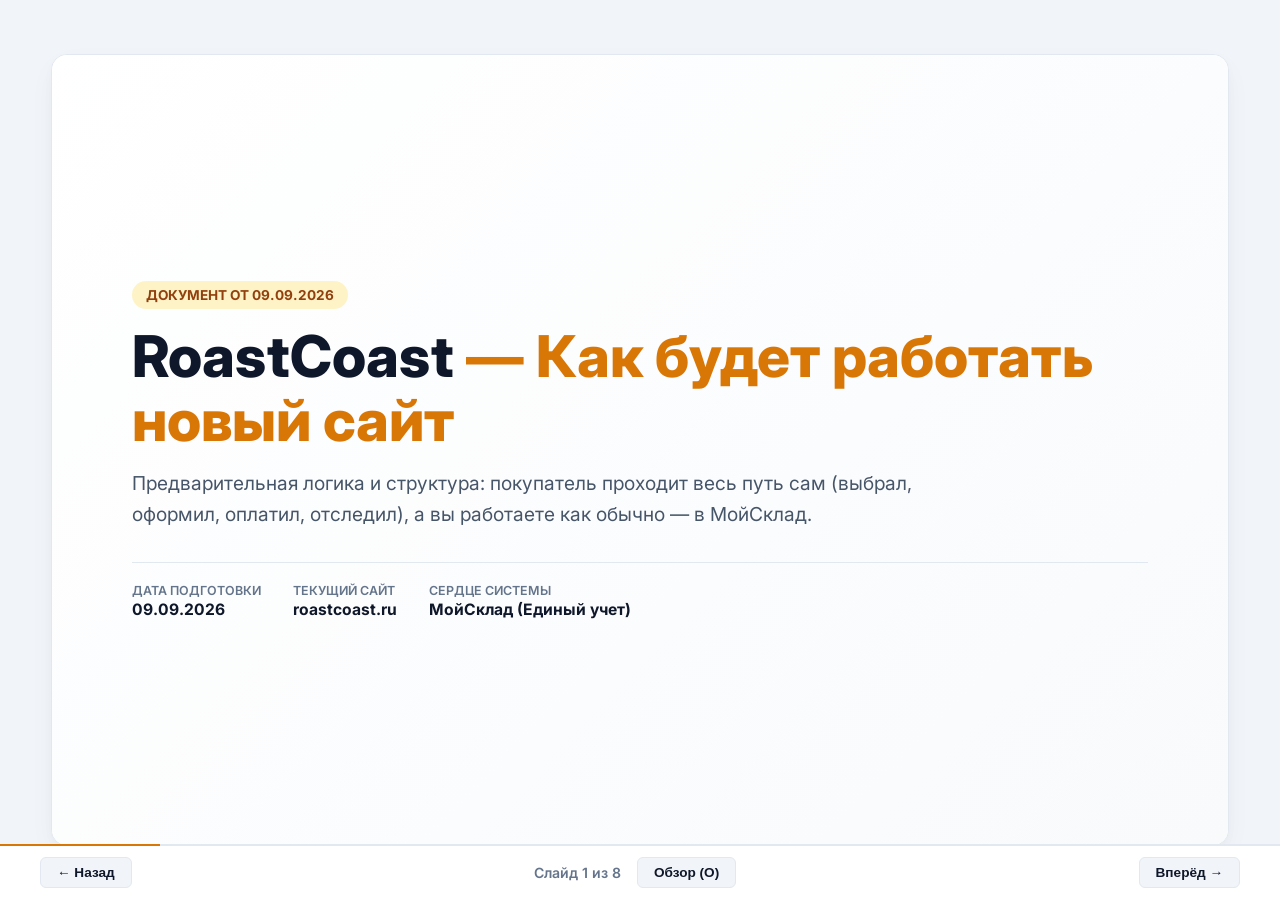
<file: presentation.html>
<!DOCTYPE html>
<html lang="ru">
<head>
    <meta charset="UTF-8">
    <meta name="viewport" content="width=device-width, initial-scale=1.0">
    <title>RoastCoast — Логика работы сайта и структура</title>
    <link rel="preconnect" href="https://fonts.googleapis.com">
    <link rel="preconnect" href="https://fonts.gstatic.com" crossorigin>
    <link href="https://fonts.googleapis.com/css2?family=Inter:wght@400;500;600;700;800&display=swap" rel="stylesheet">
    <style>
        :root {
            --bg-page: #F1F5F9;
            --bg-slide: #FFFFFF;
            --border-color: #E2E8F0;
            --text-primary: #0F172A;
            --text-secondary: #475569;
            --text-muted: #64748B;
            --accent-amber: #D97706;
            --accent-blue: #2563EB;
            --accent-emerald: #059669;
            --accent-purple: #7C3AED;
            --radius-card: 14px;
            --shadow-slide: 0 10px 30px -5px rgba(0, 0, 0, 0.05), 0 4px 12px -2px rgba(0, 0, 0, 0.03);
            --transition-smooth: all 0.3s ease;
        }

        * {
            box-sizing: border-box;
            margin: 0;
            padding: 0;
        }

        body {
            font-family: 'Inter', system-ui, -apple-system, sans-serif;
            background-color: var(--bg-page);
            color: var(--text-primary);
            overflow: hidden;
            height: 100vh;
            width: 100vw;
            user-select: none;
            display: flex;
            align-items: center;
            justify-content: center;
        }

        /* Slide Container */
        .presentation-deck {
            position: relative;
            width: 92vw;
            height: 88vh;
            max-width: 1600px;
            max-height: 900px;
            background: var(--bg-slide);
            border: 1px solid var(--border-color);
            border-radius: 16px;
            box-shadow: var(--shadow-slide);
            overflow: hidden;
        }

        .slide {
            position: absolute;
            top: 0;
            left: 0;
            width: 100%;
            height: 100%;
            opacity: 0;
            visibility: hidden;
            transition: var(--transition-smooth);
            padding: 44px 60px 76px 60px;
            display: flex;
            flex-direction: column;
            justify-content: space-between;
            background-color: var(--bg-slide);
        }

        .slide.active {
            opacity: 1;
            visibility: visible;
            z-index: 10;
        }

        /* Header Components */
        .slide-header {
            display: flex;
            justify-content: space-between;
            align-items: center;
            margin-bottom: 6px;
            border-bottom: 2px solid var(--border-color);
            padding-bottom: 10px;
        }

        .brand-logo {
            font-size: 1.1rem;
            font-weight: 800;
            color: var(--accent-amber);
            letter-spacing: 0.5px;
            text-transform: uppercase;
            display: flex;
            align-items: center;
            gap: 8px;
        }

        .brand-logo span {
            display: inline-block;
            width: 8px;
            height: 8px;
            background: var(--accent-amber);
            border-radius: 50%;
        }

        .slide-tag {
            background: #FEF3C7;
            color: #92400E;
            padding: 4px 12px;
            border-radius: 6px;
            font-size: 0.8rem;
            font-weight: 600;
            text-transform: uppercase;
            letter-spacing: 0.5px;
        }

        .slide-title {
            font-size: 2.1rem;
            font-weight: 800;
            color: var(--text-primary);
            line-height: 1.2;
            margin-top: 10px;
            margin-bottom: 4px;
        }

        .slide-subtitle {
            font-size: 1rem;
            color: var(--text-secondary);
            max-width: 900px;
            line-height: 1.5;
        }

        /* Slide Body Area */
        .slide-body {
            flex: 1;
            display: flex;
            align-items: center;
            margin-top: 16px;
            overflow: hidden;
            position: relative;
        }

        /* --- LAYOUT 1: COVER SLIDE --- */
        .slide-cover {
            display: flex;
            flex-direction: column;
            justify-content: center;
            padding: 70px 80px;
            background: linear-gradient(135deg, #FFFFFF 0%, #F8FAFC 100%);
        }

        .cover-badge {
            display: inline-block;
            background: #FEF3C7;
            color: #92400E;
            font-weight: 700;
            font-size: 0.85rem;
            padding: 6px 14px;
            border-radius: 20px;
            margin-bottom: 16px;
            text-transform: uppercase;
        }

        .cover-title {
            font-size: 3.6rem;
            font-weight: 800;
            color: var(--text-primary);
            line-height: 1.1;
            margin-bottom: 16px;
        }

        .cover-title span {
            color: var(--accent-amber);
        }

        .cover-subtitle {
            font-size: 1.2rem;
            color: var(--text-secondary);
            max-width: 850px;
            line-height: 1.6;
            margin-bottom: 32px;
        }

        .cover-meta {
            display: flex;
            gap: 32px;
            border-top: 1px solid var(--border-color);
            padding-top: 20px;
        }

        .meta-item {
            display: flex;
            flex-direction: column;
        }

        .meta-label {
            font-size: 0.78rem;
            color: var(--text-muted);
            text-transform: uppercase;
            font-weight: 600;
        }

        .meta-value {
            font-size: 0.98rem;
            font-weight: 700;
            color: var(--text-primary);
            margin-top: 2px;
        }

        /* --- LAYOUT 2: SYSTEM CONNECTIONS SCHEMA --- */
        .grid-system-schema {
            display: flex;
            flex-direction: column;
            gap: 16px;
            width: 100%;
        }

        .schema-box-main {
            background: #FFFBEB;
            border: 2px solid #FCD34D;
            border-radius: var(--radius-card);
            padding: 20px 24px;
        }

        .schema-box-main-title {
            font-size: 1.15rem;
            font-weight: 800;
            color: #78350F;
            margin-bottom: 6px;
        }

        .schema-box-main-desc {
            font-size: 0.95rem;
            color: #92400E;
            line-height: 1.55;
        }

        .schema-grid-flows {
            display: grid;
            grid-template-columns: repeat(2, 1fr);
            gap: 16px;
        }

        .schema-flow-item {
            background: #F8FAFC;
            border: 1px solid var(--border-color);
            border-radius: var(--radius-card);
            padding: 16px 20px;
            display: flex;
            flex-direction: column;
            gap: 6px;
        }

        .schema-flow-head {
            font-size: 0.8rem;
            font-weight: 800;
            color: var(--accent-blue);
            text-transform: uppercase;
        }

        .schema-flow-text {
            font-size: 0.95rem;
            font-weight: 700;
            color: var(--text-primary);
            display: flex;
            align-items: center;
            gap: 8px;
            flex-wrap: wrap;
        }

        .schema-arrow {
            color: var(--accent-amber);
            font-weight: bold;
        }

        /* --- LAYOUT 3: NATIVE HTML/CSS/SVG MINDMAP LAYOUT --- */
        .native-mm-wrapper {
            width: 100%;
            height: 100%;
            position: relative;
            display: grid;
            grid-template-columns: 1fr 190px 1fr;
            gap: 24px;
            align-items: center;
            padding: 5px 0;
        }

        .mm-lines-layer {
            position: absolute;
            top: 0; left: 0;
            width: 100%; height: 100%;
            pointer-events: none;
            z-index: 1;
        }

        .mm-column {
            display: flex;
            flex-direction: column;
            gap: 10px;
            z-index: 2;
        }

        .mm-card {
            background: #FFFFFF;
            border: 2px solid var(--card-border-color, #E2E8F0);
            border-radius: 12px;
            overflow: hidden;
            box-shadow: 0 4px 12px rgba(0, 0, 0, 0.04);
            transition: var(--transition-smooth);
        }

        .mm-card:hover {
            transform: translateY(-2px);
            box-shadow: 0 8px 20px rgba(0,0,0,0.08);
        }

        .mm-card-head {
            background: var(--card-head-bg, #1E293B);
            color: #FFFFFF;
            font-size: 0.88rem;
            font-weight: 700;
            padding: 6px 14px;
        }

        .mm-card-body {
            padding: 8px 14px;
            display: flex;
            flex-direction: column;
            gap: 3px;
        }

        .mm-item {
            font-size: 0.78rem;
            color: #334155;
            line-height: 1.35;
            font-weight: 500;
        }

        .mm-hub {
            background: #1E293B;
            border: 3px solid #D97706;
            border-radius: 16px;
            padding: 16px 10px;
            text-align: center;
            color: #FFF;
            box-shadow: 0 8px 25px rgba(217, 119, 6, 0.2);
            z-index: 5;
            margin: 0 auto;
            width: 180px;
        }

        .mm-hub-title {
            color: #FBBF24;
            font-size: 1.2rem;
            font-weight: 800;
        }

        .mm-hub-sub {
            color: #F1F5F9;
            font-size: 0.7rem;
            font-weight: 700;
            text-transform: uppercase;
            letter-spacing: 0.5px;
            margin-top: 4px;
            line-height: 1.3;
        }

        /* --- LAYOUT 4 & 5: STEP JOURNEY LAYOUTS (7-STEP & B2B 4-STEP) --- */
        .journey-grid-7 {
            display: grid;
            grid-template-columns: repeat(4, 1fr);
            gap: 14px;
            width: 100%;
        }

        .journey-card {
            background: #F8FAFC;
            border: 1px solid var(--border-color);
            border-radius: var(--radius-card);
            padding: 16px;
            display: flex;
            flex-direction: column;
            position: relative;
        }

        .journey-step-badge {
            width: 26px;
            height: 26px;
            border-radius: 50%;
            background: var(--accent-amber);
            color: #FFF;
            font-size: 0.8rem;
            font-weight: 800;
            display: flex;
            align-items: center;
            justify-content: center;
            margin-bottom: 8px;
        }

        .journey-step-title {
            font-size: 0.98rem;
            font-weight: 700;
            color: var(--text-primary);
            margin-bottom: 6px;
        }

        .journey-step-desc {
            font-size: 0.84rem;
            color: var(--text-secondary);
            line-height: 1.45;
        }

        /* --- LAYOUT 6: SITE MAP STRUCTURE GRID --- */
        .sitemap-grid-4 {
            display: grid;
            grid-template-columns: repeat(4, 1fr);
            gap: 16px;
            width: 100%;
        }

        .sitemap-card {
            background: #F8FAFC;
            border: 1px solid var(--border-color);
            border-radius: var(--radius-card);
            padding: 20px;
            display: flex;
            flex-direction: column;
        }

        .sitemap-head {
            font-size: 1.05rem;
            font-weight: 800;
            color: var(--text-primary);
            margin-bottom: 10px;
            padding-bottom: 8px;
            border-bottom: 2px solid var(--accent-amber);
        }

        .sitemap-list {
            list-style: none;
            display: flex;
            flex-direction: column;
            gap: 6px;
        }

        .sitemap-list li {
            font-size: 0.85rem;
            color: var(--text-secondary);
            line-height: 1.4;
            position: relative;
            padding-left: 14px;
        }

        .sitemap-list li::before {
            content: "▸";
            position: absolute;
            left: 0;
            color: var(--accent-amber);
            font-weight: bold;
        }

        /* --- LAYOUT 7: 3 GOLDEN RULES OF SITE MANAGEMENT --- */
        .rules-grid-3 {
            display: grid;
            grid-template-columns: repeat(3, 1fr);
            gap: 20px;
            width: 100%;
        }

        .rule-card {
            background: #F8FAFC;
            border: 1px solid var(--border-color);
            border-radius: var(--radius-card);
            padding: 24px;
            display: flex;
            flex-direction: column;
            border-top: 4px solid var(--accent-amber);
        }

        .rule-num {
            font-size: 2.2rem;
            font-weight: 800;
            color: var(--accent-amber);
            line-height: 1;
            margin-bottom: 10px;
        }

        .rule-title {
            font-size: 1.15rem;
            font-weight: 700;
            color: var(--text-primary);
            margin-bottom: 8px;
        }

        .rule-desc {
            font-size: 0.92rem;
            color: var(--text-secondary);
            line-height: 1.55;
        }

        /* --- LAYOUT 8: QUESTIONS FOR CLIENT MEETING --- */
        .questions-grid-3 {
            display: grid;
            grid-template-columns: repeat(3, 1fr);
            gap: 20px;
            width: 100%;
        }

        .q-card {
            background: #EFF6FF;
            border: 1px solid #BFDBFE;
            border-radius: var(--radius-card);
            padding: 22px;
            display: flex;
            flex-direction: column;
        }

        .q-tag {
            font-size: 0.75rem;
            font-weight: 800;
            color: #1E40AF;
            background: #DBEAFE;
            padding: 3px 8px;
            border-radius: 4px;
            align-self: flex-start;
            margin-bottom: 10px;
            text-transform: uppercase;
        }

        .q-title {
            font-size: 1.1rem;
            font-weight: 700;
            color: #1E3A8A;
            margin-bottom: 10px;
        }

        .q-list {
            list-style: none;
            display: flex;
            flex-direction: column;
            gap: 8px;
        }

        .q-list li {
            font-size: 0.88rem;
            color: #1E40AF;
            line-height: 1.45;
            position: relative;
            padding-left: 16px;
        }

        .q-list li::before {
            content: "—";
            position: absolute;
            left: 0;
            color: #2563EB;
            font-weight: bold;
        }

        /* Footer Controls */
        .controls-footer {
            position: absolute;
            bottom: 0;
            left: 0;
            width: 100%;
            height: 56px;
            background: #FFFFFF;
            border-top: 1px solid var(--border-color);
            display: flex;
            justify-content: space-between;
            align-items: center;
            padding: 0 40px;
            z-index: 100;
        }

        .progress-bar-container {
            position: absolute;
            top: -1px;
            left: 0;
            width: 100%;
            height: 2px;
            background: #E2E8F0;
        }

        .progress-bar {
            height: 100%;
            width: 12.5%;
            background: var(--accent-amber);
            transition: width 0.3s ease;
        }

        .nav-btn {
            background: #F1F5F9;
            border: 1px solid var(--border-color);
            color: var(--text-primary);
            padding: 7px 16px;
            border-radius: 6px;
            font-size: 0.85rem;
            font-weight: 600;
            cursor: pointer;
            transition: var(--transition-smooth);
        }

        .nav-btn:hover {
            background: #E2E8F0;
            color: #000;
        }

        .slide-counter {
            font-size: 0.88rem;
            color: var(--text-muted);
            font-weight: 600;
        }

        /* Overview Modal */
        .overview-modal {
            position: fixed;
            top: 0; left: 0; width: 100vw; height: 100vh;
            background: rgba(15, 23, 42, 0.6);
            backdrop-filter: blur(4px);
            z-index: 200;
            opacity: 0;
            visibility: hidden;
            transition: var(--transition-smooth);
            display: flex;
            align-items: center;
            justify-content: center;
        }

        .overview-modal.active {
            opacity: 1;
            visibility: visible;
        }

        .overview-content {
            background: #FFFFFF;
            width: 90vw;
            max-width: 1200px;
            max-height: 85vh;
            border-radius: 16px;
            padding: 32px;
            overflow-y: auto;
            box-shadow: 0 20px 40px rgba(0,0,0,0.15);
        }

        .overview-grid {
            display: grid;
            grid-template-columns: repeat(4, 1fr);
            gap: 16px;
            margin-top: 20px;
        }

        .overview-card {
            background: #F8FAFC;
            border: 1px solid var(--border-color);
            border-radius: 8px;
            padding: 16px;
            cursor: pointer;
            transition: var(--transition-smooth);
        }

        .overview-card:hover {
            border-color: var(--accent-amber);
            background: #FFFBEB;
        }

        .overview-num {
            font-size: 0.8rem;
            font-weight: 700;
            color: var(--accent-amber);
            margin-bottom: 4px;
        }

        .overview-title {
            font-size: 0.9rem;
            font-weight: 600;
            color: var(--text-primary);
        }
    </style>
</head>
<body>

    <div class="presentation-deck">
        
        <!-- SLIDE 1: COVER SLIDE -->
        <div class="slide slide-cover active">
            <div>
                <div class="cover-badge">Документ от 09.09.2026</div>
                <h1 class="cover-title">RoastCoast <span>— Как будет работать новый сайт</span></h1>
                <p class="cover-subtitle">Предварительная логика и структура: покупатель проходит весь путь сам (выбрал, оформил, оплатил, отследил), а вы работаете как обычно — в МойСклад.</p>
            </div>
            
            <div class="cover-meta">
                <div class="meta-item">
                    <span class="meta-label">Дата подготовки</span>
                    <span class="meta-value">09.09.2026</span>
                </div>
                <div class="meta-item">
                    <span class="meta-label">Текущий сайт</span>
                    <span class="meta-value">roastcoast.ru</span>
                </div>
                <div class="meta-item">
                    <span class="meta-label">Сердце системы</span>
                    <span class="meta-value">МойСклад (Единый учет)</span>
                </div>
            </div>
        </div>

        <!-- SLIDE 2: ОБЩАЯ ЛОГИКА: ЧТО С ЧЕМ СВЯЗАНО -->
        <div class="slide">
            <div>
                <div class="slide-header">
                    <div class="brand-logo"><span></span> RoastCoast</div>
                    <div class="slide-tag">Раздел 1</div>
                </div>
                <h2 class="slide-title">Общая логика: что с чем связано</h2>
                <p class="slide-subtitle">Сайт и бот — это лишь витрины и приёмники заказов. Все управление происходит внутри МойСклад.</p>
            </div>

            <div class="slide-body">
                <div class="grid-system-schema">
                    <div class="schema-box-main">
                        <div class="schema-box-main-title">💡 Главное правило: МойСклад — это «сердце» системы</div>
                        <div class="schema-box-main-desc">
                            Всё, что вы меняете там (добавили новый кофе, поменяли цену, обновили остаток, перевели заказ в «отгружен»), автоматически появляется на сайте и в боте. Вести отдельную «админку сайта» с товарами не нужно.
                        </div>
                    </div>

                    <div class="schema-grid-flows">
                        <div class="schema-flow-item">
                            <div class="schema-flow-head">Заказы</div>
                            <div class="schema-flow-text">
                                Сайт + Бот (Telegram / MAX) <span class="schema-arrow">→</span> МойСклад
                            </div>
                        </div>

                        <div class="schema-flow-item">
                            <div class="schema-flow-head">Товары и остатки</div>
                            <div class="schema-flow-text">
                                МойСклад <span class="schema-arrow">→</span> Товары, остатки, цены <span class="schema-arrow">→</span> Витрина
                            </div>
                        </div>

                        <div class="schema-flow-item">
                            <div class="schema-flow-head">Статусы заказов</div>
                            <div class="schema-flow-text">
                                МойСклад <span class="schema-arrow">→</span> Статус <span class="schema-arrow">→</span> ЛК + Уведомление клиенту
                            </div>
                        </div>

                        <div class="schema-flow-item">
                            <div class="schema-flow-head">Оформление и Доставка</div>
                            <div class="schema-flow-text">
                                Заказ <span class="schema-arrow">↔</span> СДЭК (ПВЗ, цена, трек) <span class="schema-arrow">↔</span> Онлайн-оплата
                            </div>
                        </div>
                    </div>
                </div>
            </div>
        </div>

        <!-- SLIDE 3: NATIVE HTML/CSS/SVG MINDMAP LAYOUT -->
        <div class="slide">
            <div>
                <div class="slide-header">
                    <div class="brand-logo"><span></span> RoastCoast</div>
                    <div class="slide-tag">Карта проекта</div>
                </div>
                <h2 class="slide-title">Общая карта проекта и логики</h2>
                <p class="slide-subtitle">Наглядная визуализация взаимодействия покупателей, системы МойСклад, СДЭК и личных кабинетов.</p>
            </div>

            <div class="slide-body">
                <div class="native-mm-wrapper">
                    <svg class="mm-lines-layer" viewBox="0 0 1000 480" preserveAspectRatio="none">
                        <path d="M 380 55 H 440 V 240 H 490" stroke="#CBD5E1" stroke-width="2.5" fill="none" />
                        <path d="M 380 175 H 440 V 240 H 490" stroke="#CBD5E1" stroke-width="2.5" fill="none" />
                        <path d="M 380 305 H 440 V 240 H 490" stroke="#CBD5E1" stroke-width="2.5" fill="none" />
                        <path d="M 380 425 H 440 V 240 H 490" stroke="#CBD5E1" stroke-width="2.5" fill="none" />

                        <path d="M 510 240 H 560 V 55 H 620" stroke="#CBD5E1" stroke-width="2.5" fill="none" />
                        <path d="M 510 240 H 560 V 175 H 620" stroke="#CBD5E1" stroke-width="2.5" fill="none" />
                        <path d="M 510 240 H 560 V 305 H 620" stroke="#CBD5E1" stroke-width="2.5" fill="none" />
                        <path d="M 510 240 H 560 V 425 H 620" stroke="#CBD5E1" stroke-width="2.5" fill="none" />
                    </svg>

                    <!-- LEFT COLUMN -->
                    <div class="mm-column">
                        <div class="mm-card" style="--card-border-color:#D97706; --card-head-bg:#D97706;">
                            <div class="mm-card-head">1. МойСклад — Сердце системы</div>
                            <div class="mm-card-body">
                                <div class="mm-item">• Товары, остатки и цены только в МойСклад</div>
                                <div class="mm-item">• Заказы автоматически попадают на склад</div>
                                <div class="mm-item">• Статусы заказов транслируются клиенту</div>
                                <div class="mm-item">• Нет двойной работы с админкой</div>
                            </div>
                        </div>

                        <div class="mm-card" style="--card-border-color:#2563EB; --card-head-bg:#2563EB;">
                            <div class="mm-card-head">2. Путь розничного покупателя</div>
                            <div class="mm-card-body">
                                <div class="mm-item">• Каталог с 5 фильтрами (обжарка, помол)</div>
                                <div class="mm-item">• Корзина с расчётом скидок и доставки</div>
                                <div class="mm-item">• Оформление на 1 стр. с картой ПВЗ СДЭК</div>
                                <div class="mm-item">• Онлайн-оплата и статус «Принят»</div>
                            </div>
                        </div>

                        <div class="mm-card" style="--card-border-color:#10B981; --card-head-bg:#10B981;">
                            <div class="mm-card-head">3. Личный кабинет розницы</div>
                            <div class="mm-card-body">
                                <div class="mm-item">• Отслеживание трек-номера СДЭК</div>
                                <div class="mm-item">• Прозрачная смена статусов отгрузки</div>
                                <div class="mm-item">• Кнопка «Повторить заказ» в 2 клика</div>
                                <div class="mm-item">• Сохранённые адреса и профиль</div>
                            </div>
                        </div>

                        <div class="mm-card" style="--card-border-color:#8B5CF6; --card-head-bg:#8B5CF6;">
                            <div class="mm-card-head">4. Продажи в Telegram / MAX</div>
                            <div class="mm-card-body">
                                <div class="mm-item">• Каталог и корзина внутри мессенджера</div>
                                <div class="mm-item">• Оформление и оплата без перехода на сайт</div>
                                <div class="mm-item">• Заказы идут в тот же МойСклад</div>
                                <div class="mm-item">• PUSH-уведомления о готовности</div>
                            </div>
                        </div>
                    </div>

                    <!-- CENTER HUB -->
                    <div class="mm-hub">
                        <div class="mm-hub-title">RoastCoast</div>
                        <div class="mm-hub-sub">ЛОГИКА РАБОТЫ И СТРУКТУРА</div>
                    </div>

                    <!-- RIGHT COLUMN -->
                    <div class="mm-column">
                        <div class="mm-card" style="--card-border-color:#E11D48; --card-head-bg:#E11D48;">
                            <div class="mm-card-head">5. Путь оптового покупателя (B2B)</div>
                            <div class="mm-card-body">
                                <div class="mm-item">• Отдельная страница «Оптом» (цены скрыты)</div>
                                <div class="mm-item">• Заявка с ИНН и подтверждение доступа</div>
                                <div class="mm-item">• Вход в кабинет со своим прайс-листом</div>
                                <div class="mm-item">• Учет минимальной суммы заказа</div>
                            </div>
                        </div>

                        <div class="mm-card" style="--card-border-color:#059669; --card-head-bg:#059669;">
                            <div class="mm-card-head">6. B2B Документы без переписки</div>
                            <div class="mm-card-body">
                                <div class="mm-item">• Самостоятельное скачивание Счетов и УПД</div>
                                <div class="mm-item">• История отгрузок и закрывающие акты</div>
                                <div class="mm-item">• Условия отсрочки для постоянных B2B</div>
                                <div class="mm-item">• Авто-попадание заказа в МойСклад</div>
                            </div>
                        </div>

                        <div class="mm-card" style="--card-border-color:#0284C7; --card-head-bg:#0284C7;">
                            <div class="mm-card-head">7. Карта страниц сайта</div>
                            <div class="mm-card-body">
                                <div class="mm-item">• Главная, Каталог, Оптом, О компании, Блог</div>
                                <div class="mm-item">• Корзина, Оформление СДЭК, Успешная оплата</div>
                                <div class="mm-item">• Личные кабинеты (Розница и Опт)</div>
                                <div class="mm-item">• Служебные: Оферта, 404, Поиск</div>
                            </div>
                        </div>

                        <div class="mm-card" style="--card-border-color:#DB2777; --card-head-bg:#DB2777;">
                            <div class="mm-card-head">8. Вопросы для встречи</div>
                            <div class="mm-card-body">
                                <div class="mm-item">• СДЭК: текущий договор и схема накладных</div>
                                <div class="mm-item">• МойСклад: готовность каталога и фото</div>
                                <div class="mm-item">• Опт: градация цен, отсрочка и документы</div>
                                <div class="mm-item">• Разбор 1-2 реальных B2B сделок</div>
                            </div>
                        </div>
                    </div>
                </div>
            </div>
        </div>

        <!-- SLIDE 4: ПУТЬ ОБЫЧНОГО ПОКУПАТЕЛЯ (РОЗНИЦА — 7 ШАГОВ) -->
        <div class="slide">
            <div>
                <div class="slide-header">
                    <div class="brand-logo"><span></span> RoastCoast</div>
                    <div class="slide-tag">Раздел 2</div>
                </div>
                <h2 class="slide-title">Путь обычного покупателя (Розница)</h2>
                <p class="slide-subtitle">7 шагов от первого визита до повторной покупки без единого звонка менеджера.</p>
            </div>

            <div class="slide-body">
                <div class="journey-grid-7">
                    <div class="journey-card">
                        <div class="journey-step-badge">1</div>
                        <div class="journey-step-title">Выбрал кофе</div>
                        <div class="journey-step-desc">Каталог с 5 фильтрами (обжарка, страна, вкус, объём, помол). Честно видно наличие из МойСклад.</div>
                    </div>

                    <div class="journey-card">
                        <div class="journey-step-badge">2</div>
                        <div class="journey-step-title">Корзина</div>
                        <div class="journey-step-desc">Считает сумму и скидку, показывает сколько не хватает до бесплатной доставки.</div>
                    </div>

                    <div class="journey-card">
                        <div class="journey-step-badge">3</div>
                        <div class="journey-step-title">Заказ на 1 странице</div>
                        <div class="journey-step-desc">Контакты → доставка → оплата. Открывается карта СДЭК с ПВЗ, сразу считаются цена и срок.</div>
                    </div>

                    <div class="journey-card">
                        <div class="journey-step-badge">4</div>
                        <div class="journey-step-title">Онлайн-оплата</div>
                        <div class="journey-step-desc">Карта или СБП. Страница «Заказ принят» + письмо и сообщение в мессенджер.</div>
                    </div>

                    <div class="journey-card">
                        <div class="journey-step-badge">5</div>
                        <div class="journey-step-title">Заказ в МойСклад</div>
                        <div class="journey-step-desc">Заказ мгновенно появляется на складе со всеми позициями, покупателем, адресом и оплатой.</div>
                    </div>

                    <div class="journey-card">
                        <div class="journey-step-badge">6</div>
                        <div class="journey-step-title">Смена статуса</div>
                        <div class="journey-step-desc">Принят → Собирается → Передан в доставку (трек-номер) → Доставлен. Клиент всё видит сам.</div>
                    </div>

                    <div class="journey-card" style="grid-column: span 2; background:#EFF6FF; border-color:#BFDBFE;">
                        <div class="journey-step-badge" style="background:#2563EB;">7</div>
                        <div class="journey-step-title" style="color:#1E40AF;">Заказ снова в 2 клика (Главный источник повторных продаж)</div>
                        <div class="journey-step-desc" style="color:#1E3A8A;">В кабинете — кнопка «Повторить заказ»: тот же кофе, тот же адрес доставки.</div>
                    </div>
                </div>
            </div>
        </div>

        <!-- SLIDE 5: ПУТЬ ОПТОВОГО ПОКУПАТЕЛЯ (ЮРЛИЦА B2B) -->
        <div class="slide">
            <div>
                <div class="slide-header">
                    <div class="brand-logo"><span></span> RoastCoast</div>
                    <div class="slide-tag">Раздел 3</div>
                </div>
                <h2 class="slide-title">Путь оптового покупателя (Юрлица)</h2>
                <p class="slide-subtitle">Удобная работа с кофейнями и B2B клиентами без ручной переписки и выставления счетов.</p>
            </div>

            <div class="slide-body">
                <div class="journey-grid-7" style="grid-template-columns: repeat(4, 1fr);">
                    <div class="journey-card">
                        <div class="journey-step-badge">1</div>
                        <div class="journey-step-title">Страница «Оптом»</div>
                        <div class="journey-step-desc">Условия, преимущества и форма заявки (ИНН, город, объём). Оптовые цены публично скрыты.</div>
                    </div>

                    <div class="journey-card">
                        <div class="journey-step-badge">2</div>
                        <div class="journey-step-title">Подтверждение</div>
                        <div class="journey-step-desc">Вы проверили компанию — открыли доступ. Клиент получает вход в личный кабинет.</div>
                    </div>

                    <div class="journey-card">
                        <div class="journey-step-badge">3</div>
                        <div class="journey-step-title">Оптовый прайс</div>
                        <div class="journey-step-desc">Клиент заходит под логином и видит свой прайс (общий или индивидуальный) и мин. сумму заказа.</div>
                    </div>

                    <div class="journey-card" style="background:#FFFBEB; border-color:#FDE68A;">
                        <div class="journey-step-badge" style="background:#D97706;">4</div>
                        <div class="journey-step-title" style="color:#78350F;">Заказ и документы</div>
                        <div class="journey-step-desc" style="color:#92400E;">Оптовик сам наберает заказ, скачивает счёт/УПД и акты. Заказ уходит в МойСклад.</div>
                    </div>
                </div>
            </div>
        </div>

        <!-- SLIDE 6: КАРТА САЙТА (СТРУКТУРА СТРАНИЦ) -->
        <div class="slide">
            <div>
                <div class="slide-header">
                    <div class="brand-logo"><span></span> RoastCoast</div>
                    <div class="slide-tag">Раздел 4</div>
                </div>
                <h2 class="slide-title">Карта сайта (Структура страниц)</h2>
                <p class="slide-subtitle">Полная древовидная структура разделов публичной части, оформления заказа и личных кабинетов.</p>
            </div>

            <div class="slide-body">
                <div class="sitemap-grid-4">
                    <div class="sitemap-card">
                        <div class="sitemap-head">Публичная часть</div>
                        <ul class="sitemap-list">
                            <li>Главная (обжарка, отзывы, подписка)</li>
                            <li>Каталог с 5 фильтрами</li>
                            <li>Зёрна / молотый, дрипы, чай, аксессуары</li>
                            <li>Карточка товара (фото, вкус, помол)</li>
                            <li>Оптом (условия & заявка)</li>
                            <li>О компании, Доставка, Блог</li>
                        </ul>
                    </div>

                    <div class="sitemap-card">
                        <div class="sitemap-head">Покупка</div>
                        <ul class="sitemap-list">
                            <li>Корзина (расчет скидки)</li>
                            <li>Оформление заказа (СДЭК + Оплата)</li>
                            <li>«Заказ принят» (номер & детали)</li>
                            <li>«Оплата не прошла» (повтор)</li>
                        </ul>
                    </div>

                    <div class="sitemap-card">
                        <div class="sitemap-head">ЛК — Розница</div>
                        <ul class="sitemap-list">
                            <li>Мои заказы (со статусами)</li>
                            <li>Карточка заказа (состав & трек)</li>
                            <li>Кнопка «Повторить заказ»</li>
                            <li>Профиль и адреса доставки</li>
                        </ul>
                    </div>

                    <div class="sitemap-card" style="background:#FFFBEB; border-color:#FDE68A;">
                        <div class="sitemap-head" style="border-bottom-color:#D97706; color:#78350F;">ЛК — Опт (B2B)</div>
                        <ul class="sitemap-list">
                            <li style="color:#92400E;">Мой прайс (оптовые цены)</li>
                            <li style="color:#92400E;">Документы (счета, УПД, акты)</li>
                            <li style="color:#92400E;">Реквизиты компании</li>
                            <li style="color:#92400E;">Мои условия (мин. заказ, отсрочка)</li>
                        </ul>
                    </div>
                </div>
            </div>
        </div>

        <!-- SLIDE 7: ЧТО ВАЖНО ПОНЯТЬ ПРО УПРАВЛЕНИЕ САЙТОМ -->
        <div class="slide">
            <div>
                <div class="slide-header">
                    <div class="brand-logo"><span></span> RoastCoast</div>
                    <div class="slide-tag">Раздел 5</div>
                </div>
                <h2 class="slide-title">Что важно понять про управление сайтом</h2>
                <p class="slide-subtitle">3 главных правила простой работы без лишней ручной рутины.</p>
            </div>

            <div class="slide-body">
                <div class="rules-grid-3">
                    <div class="rule-card">
                        <div class="rule-num">01</div>
                        <h3 class="rule-title">Товары, цены и остатки — только в МойСклад</h3>
                        <p class="rule-desc">Сайт подтягивает их автоматически в режиме реального времени. Двойной работы нет.</p>
                    </div>

                    <div class="rule-card">
                        <div class="rule-num">02</div>
                        <h3 class="rule-title">Заказы обрабатываете тоже в МойСклад</h3>
                        <p class="rule-desc">Сайт — это витрина и приёмник заказов, а не второе рабочее место. Все отгрузки делаются там, где привыкли.</p>
                    </div>

                    <div class="rule-card">
                        <div class="rule-num">03</div>
                        <h3 class="rule-title">Тексты и баннеры — в простой панели</h3>
                        <p class="rule-desc">Редактирование статей, отзывов и баннеров происходит в удобной панели сайта без программиста и верстки.</p>
                    </div>
                </div>
            </div>
        </div>

        <!-- SLIDE 8: ВОПРОСЫ ДЛЯ ВСТРЕЧИ С КЛИЕНТОМ -->
        <div class="slide">
            <div>
                <div class="slide-header">
                    <div class="brand-logo"><span></span> RoastCoast</div>
                    <div class="slide-tag">Раздел 6</div>
                </div>
                <h2 class="slide-title">Вопросы для разбора на встрече</h2>
                <p class="slide-subtitle">Детали, которые необходимо уточнить у заказчика для финальной фиксации логики.</p>
            </div>

            <div class="slide-body">
                <div class="questions-grid-3">
                    <div class="q-card">
                        <span class="q-tag">1. Доставка СДЭК</span>
                        <h3 class="q-title">Процесс отправки</h3>
                        <ul class="q-list">
                            <li>Как сейчас оформляется отправка (вручную в СДЭК, из МойСклад)?</li>
                            <li>Кто и на каком этапе определяет стоимость доставки?</li>
                            <li>Есть ли действующий договор и доступ к API СДЭК?</li>
                        </ul>
                    </div>

                    <div class="q-card">
                        <span class="q-tag">2. МойСклад</span>
                        <h3 class="q-title">Заполнение каталога</h3>
                        <ul class="q-list">
                            <li>Аккаунт МойСклад уже заведён и используется?</li>
                            <li>Насколько полно заполнен каталог (фото, описания, характеристики, цены)?</li>
                            <li>Кто ведёт учёт и какой тариф подключён?</li>
                        </ul>
                    </div>

                    <div class="q-card" style="background:#FFFBEB; border-color:#FDE68A;">
                        <span class="q-tag" style="background:#FEF3C7; color:#92400E;">3. Опт и юрлица</span>
                        <h3 class="q-title" style="color:#78350F;">Работа с B2B</h3>
                        <ul class="q-list">
                            <li style="color:#92400E;">Кто ваши оптовики (кофейни, HoReCa, магазины)?</li>
                            <li style="color:#92400E;">Цены: единый оптовый прайс или индивидуальный под клиента?</li>
                            <li style="color:#92400E;">Разбор 1-2 реальных сделок от обращения до отгрузки.</li>
                        </ul>
                    </div>
                </div>
            </div>
        </div>

    </div>

    <!-- CONTROLS FOOTER -->
    <div class="controls-footer">
        <div class="progress-bar-container">
            <div class="progress-bar" id="progressBar"></div>
        </div>

        <button class="nav-btn" id="btnPrev">← Назад</button>

        <div style="display: flex; align-items: center; gap: 16px;">
            <span class="slide-counter" id="slideCounter">Слайд 1 из 8</span>
            <button class="nav-btn" id="btnOverview">Обзор (O)</button>
        </div>

        <button class="nav-btn" id="btnNext">Вперёд →</button>
    </div>

    <!-- OVERVIEW MODAL -->
    <div class="overview-modal" id="overviewModal">
        <div class="overview-content">
            <div style="display: flex; justify-content: space-between; align-items: center;">
                <h3 style="font-size: 1.4rem; font-weight: 800; color: var(--text-primary);">Обзор слайдов</h3>
                <button class="nav-btn" id="btnCloseOverview">Закрыть ✕</button>
            </div>
            <div class="overview-grid" id="overviewGrid"></div>
        </div>
    </div>

    <script>
        const slides = document.querySelectorAll('.slide');
        const totalSlides = slides.length;
        let currentSlide = 0;

        const progressBar = document.getElementById('progressBar');
        const slideCounter = document.getElementById('slideCounter');
        const btnPrev = document.getElementById('btnPrev');
        const btnNext = document.getElementById('btnNext');
        const btnOverview = document.getElementById('btnOverview');
        const btnCloseOverview = document.getElementById('btnCloseOverview');
        const overviewModal = document.getElementById('overviewModal');
        const overviewGrid = document.getElementById('overviewGrid');

        // Render Overview Grid
        slides.forEach((slide, idx) => {
            const titleEl = slide.querySelector('.slide-title') || slide.querySelector('.cover-title');
            const titleText = titleEl ? titleEl.innerText.replace('\n', ' ') : `Слайд ${idx + 1}`;

            const card = document.createElement('div');
            card.className = 'overview-card';
            card.innerHTML = `
                <div class="overview-num">Слайд 0${idx + 1}</div>
                <div class="overview-title">${titleText}</div>
            `;
            card.addEventListener('click', () => {
                goToSlide(idx);
                toggleOverview(false);
            });
            overviewGrid.appendChild(card);
        });

        function updateSlide() {
            slides.forEach((slide, idx) => {
                if (idx === currentSlide) {
                    slide.classList.add('active');
                } else {
                    slide.classList.remove('active');
                }
            });

            const progressPct = ((currentSlide + 1) / totalSlides) * 100;
            progressBar.style.width = `${progressPct}%`;
            slideCounter.innerText = `Слайд ${currentSlide + 1} из ${totalSlides}`;
        }

        function goToSlide(idx) {
            if (idx >= 0 && idx < totalSlides) {
                currentSlide = idx;
                updateSlide();
            }
        }

        function nextSlide() {
            if (currentSlide < totalSlides - 1) {
                currentSlide++;
                updateSlide();
            }
        }

        function prevSlide() {
            if (currentSlide > 0) {
                currentSlide--;
                updateSlide();
            }
        }

        function toggleOverview(show) {
            if (show !== undefined) {
                overviewModal.classList.toggle('active', show);
            } else {
                overviewModal.classList.toggle('active');
            }
        }

        // Event Listeners
        btnNext.addEventListener('click', nextSlide);
        btnPrev.addEventListener('click', prevSlide);
        btnOverview.addEventListener('click', () => toggleOverview(true));
        btnCloseOverview.addEventListener('click', () => toggleOverview(false));

        // Keyboard Controls
        document.addEventListener('keydown', (e) => {
            if (e.key === 'ArrowRight' || e.key === ' ') {
                nextSlide();
            } else if (e.key === 'ArrowLeft') {
                prevSlide();
            } else if (e.key === 'o' || e.key === 'O' || e.key === 'о' || e.key === 'О') {
                toggleOverview();
            } else if (e.key === 'Escape') {
                toggleOverview(false);
            }
        });
    </script>
</body>
</html>
</file>
<file: assets/b2b.css>
/* ============================================================
   RoastCoast B2B Wholesale Portal — Design System
   Exact tokens & styles aligned with https://roast-coast.netlify.app/
   ============================================================ */

:root {
    /* Color Tokens from roast-coast.netlify.app */
    --color-bg: #F5EEE3;
    --color-surface: #FCF9F3;
    --color-surface-2: #EBE1D1;
    --color-input: #F0E7D8;
    
    --color-fg: #201A15;
    --color-fg-muted: #6B5E50;
    --color-fg-subtle: #8C7C6B;
    --color-border: #E2D6C4;
    --color-border-hover: #C9B8A3;

    /* Accents */
    --color-primary: #A9541E;       /* Terracotta Coffee Roast */
    --color-primary-hover: #8A4318;
    --color-primary-light: rgba(169, 84, 30, 0.1);
    
    --color-amber: #E7B65C;
    --color-amber-dark: #C98A3C;
    --color-block-dark: #2A211B;   /* Deep Dark Espresso */
    
    --color-emerald: #059669;
    --color-emerald-bg: rgba(5, 150, 105, 0.1);

    /* Shadows & Radii */
    --shadow-sm: 0 2px 8px rgba(32, 26, 21, 0.05);
    --shadow-md: 0 8px 24px -4px rgba(32, 26, 21, 0.08);
    --shadow-lg: 0 16px 36px -8px rgba(32, 26, 21, 0.12);
    
    --radius-lg: 14px;
    --radius-md: 10px;
    --radius-sm: 6px;

    /* Typography */
    --font-family: 'Manrope', 'Inter', system-ui, -apple-system, sans-serif;
}

* {
    box-sizing: border-box;
    margin: 0;
    padding: 0;
}

body {
    font-family: var(--font-family);
    background-color: var(--color-bg);
    color: var(--color-fg);
    line-height: 1.5;
    padding-bottom: 80px;
    -webkit-font-smoothing: antialiased;
}

/* Header & B2B Topbar */
.b2b-header {
    background: var(--color-block-dark);
    color: var(--color-surface);
    border-bottom: 1px solid rgba(255, 255, 255, 0.1);
    position: sticky;
    top: 0;
    z-index: 100;
    padding: 14px 24px;
    box-shadow: var(--shadow-md);
}

.b2b-header-container {
    max-width: 1560px;
    margin: 0 auto;
    display: flex;
    justify-content: space-between;
    align-items: center;
    gap: 16px;
    flex-wrap: wrap;
}

.brand-badge {
    display: flex;
    align-items: center;
    gap: 12px;
}

.brand-logo-mark {
    height: 38px;
    width: auto;
    display: block;
    flex-shrink: 0;
    filter: drop-shadow(0 2px 5px rgba(0, 0, 0, 0.25));
}

.brand-logo-text {
    font-size: 1.35rem;
    font-weight: 800;
    letter-spacing: -0.02em;
    color: #F5EEE3;
    text-transform: uppercase;
}

.brand-logo-text span {
    color: var(--color-amber);
}

.b2b-pill {
    background: rgba(231, 182, 92, 0.15);
    border: 1px solid rgba(231, 182, 92, 0.3);
    color: var(--color-amber);
    padding: 3px 10px;
    border-radius: 20px;
    font-size: 0.72rem;
    font-weight: 700;
    text-transform: uppercase;
    letter-spacing: 0.05em;
}

.header-right-nav {
    display: flex;
    align-items: center;
    gap: 20px;
}

.header-phone {
    display: flex;
    align-items: center;
    gap: 8px;
    color: #F5EEE3;
    text-decoration: none;
    font-size: 0.92rem;
    font-weight: 700;
    transition: color 0.15s;
    letter-spacing: 0.02em;
}

.header-phone:hover {
    color: var(--color-amber);
}

.header-phone svg {
    color: var(--color-amber);
}

.b2b-account-btn {
    display: inline-flex;
    align-items: center;
    gap: 8px;
    background: rgba(169, 84, 30, 0.25);
    border: 1px solid var(--color-primary);
    color: #F1CE86;
    padding: 7px 16px;
    border-radius: var(--radius-md);
    font-size: 0.85rem;
    font-weight: 700;
    cursor: pointer;
    transition: all 0.2s;
    white-space: nowrap;
}

.b2b-account-btn:hover {
    background: var(--color-primary);
    color: var(--color-surface);
}

/* Layout Main Container */
.b2b-container {
    max-width: 1560px;
    width: 100%;
    margin: 20px auto;
    padding: 0 24px;
    display: grid;
    grid-template-columns: minmax(0, 1fr) 320px;
    gap: 24px;
    align-items: start;
}

.main-catalog-section {
    min-width: 0; /* Prevents flex/grid blowouts */
}

/* Wholesale Conditions Banner */
.conditions-banner {
    background: var(--color-surface);
    border: 1px solid var(--color-border);
    border-radius: var(--radius-lg);
    padding: 18px 24px;
    margin-bottom: 20px;
    display: flex;
    justify-content: space-between;
    align-items: center;
    box-shadow: var(--shadow-sm);
    gap: 16px;
    flex-wrap: wrap;
}

.condition-item {
    display: flex;
    flex-direction: column;
    gap: 2px;
}

.condition-label {
    font-size: 0.75rem;
    color: var(--color-fg-muted);
    text-transform: uppercase;
    letter-spacing: 0.05em;
    font-weight: 700;
}

.condition-val {
    font-size: 1.2rem;
    font-weight: 800;
    color: var(--color-fg);
}

.progress-tier {
    width: 220px;
}

.progress-bar-bg {
    width: 100%;
    height: 8px;
    background: var(--color-surface-2);
    border-radius: 4px;
    overflow: hidden;
    margin-top: 6px;
}

.progress-bar-fill {
    height: 100%;
    background: linear-gradient(90deg, var(--color-amber-dark), var(--color-primary));
    width: 0%;
    border-radius: 4px;
    transition: width 0.4s ease;
}

/* Toolbar */
.toolbar {
    display: flex;
    justify-content: space-between;
    align-items: center;
    margin-bottom: 20px;
    gap: 12px;
    flex-wrap: wrap;
}

.search-box {
    position: relative;
    flex: 1;
    min-width: 240px;
}

.search-input {
    width: 100%;
    background: var(--color-surface);
    border: 1px solid var(--color-border);
    border-radius: var(--radius-md);
    padding: 10px 14px 10px 38px;
    color: var(--color-fg);
    font-size: 0.9rem;
    font-family: var(--font-family);
    outline: none;
    transition: border-color 0.2s, box-shadow 0.2s;
}

.search-input:focus {
    border-color: var(--color-primary);
    box-shadow: 0 0 0 3px rgba(169, 84, 30, 0.12);
}

.search-icon {
    position: absolute;
    left: 12px;
    top: 50%;
    transform: translateY(-50%);
    color: var(--color-fg-muted);
    width: 16px;
    height: 16px;
}

.category-tabs {
    display: flex;
    gap: 4px;
    background: var(--color-surface);
    padding: 4px;
    border-radius: var(--radius-md);
    border: 1px solid var(--color-border);
}

.tab-btn {
    background: transparent;
    border: none;
    color: var(--color-fg-muted);
    padding: 7px 14px;
    border-radius: var(--radius-sm);
    font-size: 0.82rem;
    font-weight: 700;
    font-family: var(--font-family);
    cursor: pointer;
    transition: all 0.2s;
    white-space: nowrap;
}

.tab-btn.active, .tab-btn:hover {
    background: var(--color-surface-2);
    color: var(--color-fg);
}

.tab-btn.active {
    background: var(--color-primary);
    color: var(--color-surface);
}

.view-toggle {
    display: flex;
    gap: 4px;
    background: var(--color-surface);
    padding: 4px;
    border-radius: var(--radius-md);
    border: 1px solid var(--color-border);
}

.view-btn {
    background: transparent;
    border: none;
    color: var(--color-fg-muted);
    padding: 7px 12px;
    border-radius: var(--radius-sm);
    cursor: pointer;
    font-size: 0.82rem;
    font-weight: 700;
    font-family: var(--font-family);
    display: flex;
    align-items: center;
    gap: 6px;
}

.view-btn.active {
    background: var(--color-primary-light);
    color: var(--color-primary);
}

/* Product Grid (Cards View - Exactly 3 per row on desktop) */
.product-grid {
    display: grid;
    grid-template-columns: repeat(3, minmax(0, 1fr));
    gap: 20px;
    width: 100%;
}

.product-card {
    background: var(--color-surface);
    border: 1px solid var(--color-border);
    border-radius: var(--radius-lg);
    overflow: hidden;
    display: flex;
    flex-direction: column;
    height: 100%;
    box-shadow: var(--shadow-sm);
    transition: transform 0.2s, border-color 0.2s, box-shadow 0.2s;
}

.product-card:hover {
    transform: translateY(-3px);
    border-color: var(--color-border-hover);
    box-shadow: var(--shadow-md);
}

.card-img-wrapper {
    position: relative;
    width: 100%;
    height: 190px;
    background: var(--color-surface-2);
    display: flex;
    align-items: center;
    justify-content: center;
    padding: 16px;
}

.card-img {
    max-height: 100%;
    max-width: 100%;
    object-fit: contain;
    transition: transform 0.3s ease;
}

.product-card:hover .card-img {
    transform: scale(1.04);
}

.badge-roast {
    position: absolute;
    top: 10px;
    left: 10px;
    background: var(--color-block-dark);
    color: var(--color-amber);
    font-size: 0.72rem;
    font-weight: 700;
    padding: 3px 8px;
    border-radius: 6px;
    letter-spacing: 0.02em;
}

.card-body {
    padding: 16px;
    display: flex;
    flex-direction: column;
    flex: 1;
    min-height: 0;
}

.card-title {
    font-size: 1.05rem;
    font-weight: 800;
    color: var(--color-fg);
    margin-bottom: 2px;
    line-height: 1.3;
    min-height: 2.7rem;
    display: -webkit-box;
    -webkit-line-clamp: 2;
    -webkit-box-orient: vertical;
    overflow: hidden;
}

.card-subtitle {
    font-size: 0.76rem;
    color: var(--color-primary);
    margin-bottom: 8px;
    font-weight: 700;
    white-space: nowrap;
    overflow: hidden;
    text-overflow: ellipsis;
}

.card-descr {
    font-size: 0.8rem;
    color: var(--color-fg-muted);
    line-height: 1.4;
    margin-bottom: 12px;
    background: var(--color-input);
    padding: 8px 10px;
    border-radius: 6px;
    border: 1px solid var(--color-border);
    min-height: 3.6rem;
    display: -webkit-box;
    -webkit-line-clamp: 3;
    -webkit-box-orient: vertical;
    overflow: hidden;
}

.card-bottom-section {
    margin-top: auto;
    display: flex;
    flex-direction: column;
    gap: 8px;
}

.card-price-row {
    display: flex;
    justify-content: space-between;
    align-items: baseline;
    padding-top: 10px;
    border-top: 1px solid var(--color-border);
}

.price-box {
    display: flex;
    align-items: baseline;
    gap: 6px;
}

.retail-price {
    font-size: 0.8rem;
    color: var(--color-fg-subtle);
    text-decoration: line-through;
}

.b2b-price {
    font-size: 1.25rem;
    font-weight: 800;
    color: var(--color-primary);
}

.b2b-discount-tag {
    font-size: 0.72rem;
    font-weight: 700;
    color: var(--color-emerald);
    background: var(--color-emerald-bg);
    border: 1px solid rgba(5, 150, 105, 0.3);
    padding: 3px 6px;
    border-radius: 4px;
}

/* Order Matrix Selector inside Card */
.options-matrix {
    display: flex;
    flex-direction: column;
    gap: 6px;
}

.option-row {
    display: flex;
    justify-content: space-between;
    align-items: center;
    background: var(--color-surface-2);
    padding: 6px 10px;
    border-radius: 6px;
    border: 1px solid var(--color-border);
}

.option-name {
    font-size: 0.82rem;
    font-weight: 700;
    color: var(--color-fg);
    width: 65px;
    min-width: 65px;
    flex-shrink: 0;
}

.qty-control {
    display: flex;
    align-items: center;
    gap: 4px;
}

.qty-btn {
    width: 26px;
    height: 26px;
    min-width: 26px;
    min-height: 26px;
    max-width: 26px;
    max-height: 26px;
    box-sizing: border-box;
    padding: 0;
    margin: 0;
    border-radius: 5px;
    cursor: pointer;
    display: inline-flex;
    align-items: center;
    justify-content: center;
    transition: all 0.15s ease;
    user-select: none;
    line-height: 1;
}

.qty-btn svg {
    display: block;
    width: 10px;
    height: 10px;
    pointer-events: none;
    flex-shrink: 0;
}

/* Minus button - NOT filled (outline) */
.qty-btn-minus {
    background: var(--color-surface);
    border: 1px solid var(--color-border);
    color: var(--color-fg);
}

.qty-btn-minus:hover {
    background: var(--color-surface-2);
    border-color: var(--color-primary);
    color: var(--color-primary);
}

/* Plus button - FILLED in theme terracotta color */
.qty-btn-plus {
    background: var(--color-primary);
    border: 1px solid var(--color-primary);
    color: #FFFFFF;
}

.qty-btn-plus:hover {
    background: var(--color-primary-hover);
    border-color: var(--color-primary-hover);
    box-shadow: 0 2px 6px rgba(169, 84, 30, 0.35);
}

.qty-input {
    width: 28px;
    height: 26px;
    box-sizing: border-box;
    padding: 0;
    margin: 0;
    background: transparent;
    border: none;
    color: var(--color-fg);
    text-align: center;
    font-size: 0.88rem;
    font-weight: 800;
    font-family: var(--font-family);
    line-height: 26px;
}

/* Product Table Wrapper (Clean transparent container) */
.product-table-wrapper {
    display: none;
    background: transparent;
    border: none;
    border-radius: 0;
    overflow: visible;
    box-shadow: none;
    padding: 0;
}

.product-table {
    width: 100%;
    border-collapse: collapse;
    text-align: left;
}

.product-table th {
    background: var(--color-block-dark);
    color: var(--color-bg);
    font-size: 0.8rem;
    text-transform: uppercase;
    letter-spacing: 0.05em;
    padding: 12px 16px;
    border-bottom: 1px solid var(--color-border);
}

.product-table td {
    padding: 14px 16px;
    border-bottom: 1px solid var(--color-border);
    vertical-align: middle;
}

.product-table tr:hover {
    background: var(--color-surface-2);
}

.table-thumb {
    width: 48px;
    height: 48px;
    object-fit: contain;
    background: var(--color-surface-2);
    border-radius: 6px;
    padding: 4px;
}

.qty-control-table {
    display: inline-flex;
    align-items: center;
    justify-content: center;
    gap: 4px;
    background: var(--color-surface-2);
    padding: 3px 6px;
    border-radius: var(--radius-sm);
    border: 1px solid var(--color-border);
    white-space: nowrap;
}

.table-options-stack {
    display: flex;
    flex-direction: column;
    gap: 6px;
    width: 190px;
    margin-left: auto;
}

.table-option-row {
    display: flex;
    justify-content: space-between;
    align-items: center;
    background: var(--color-surface-2);
    padding: 4px 8px;
    border-radius: var(--radius-sm);
    border: 1px solid var(--color-border);
    white-space: nowrap;
    width: 100%;
}

.table-opt-label {
    font-size: 0.8rem;
    font-weight: 700;
    color: var(--color-fg);
    width: 65px;
    min-width: 65px;
    flex-shrink: 0;
    text-align: left;
}

/* Sidebar Cart Widget */
.sidebar-cart {
    background: var(--color-surface);
    border: 1px solid var(--color-border);
    border-radius: var(--radius-lg);
    padding: 20px;
    position: sticky;
    top: 88px;
    display: flex;
    flex-direction: column;
    gap: 16px;
    box-shadow: var(--shadow-md);
    width: 100%;
}

.cart-header {
    display: flex;
    justify-content: space-between;
    align-items: center;
    padding-bottom: 12px;
    border-bottom: 1px solid var(--color-border);
}

.cart-title {
    font-size: 1.1rem;
    font-weight: 800;
    color: var(--color-fg);
    display: flex;
    align-items: center;
    gap: 8px;
}

.clear-cart-btn {
    background: transparent;
    border: none;
    color: var(--color-fg-muted);
    font-size: 0.78rem;
    cursor: pointer;
    text-decoration: underline;
    font-family: var(--font-family);
}

.clear-cart-btn:hover {
    color: #EF4444;
}

.cart-items-list {
    max-height: 300px;
    overflow-y: auto;
    display: flex;
    flex-direction: column;
    gap: 10px;
    padding-right: 2px;
}

.cart-item {
    display: flex;
    justify-content: space-between;
    align-items: center;
    background: var(--color-input);
    padding: 10px 12px;
    border-radius: var(--radius-md);
    border: 1px solid var(--color-border);
    gap: 8px;
}

.cart-item-title {
    font-size: 0.82rem;
    font-weight: 700;
    color: var(--color-fg);
}

.cart-item-meta {
    font-size: 0.72rem;
    color: var(--color-fg-muted);
}

.cart-item-price {
    font-size: 0.9rem;
    font-weight: 800;
    color: var(--color-primary);
    white-space: nowrap;
}

.cart-summary {
    display: flex;
    flex-direction: column;
    gap: 8px;
    background: var(--color-surface-2);
    padding: 14px;
    border-radius: var(--radius-md);
    border: 1px solid var(--color-border);
}

.summary-row {
    display: flex;
    justify-content: space-between;
    font-size: 0.82rem;
    color: var(--color-fg-muted);
}

.summary-row.total {
    font-size: 1.15rem;
    font-weight: 800;
    color: var(--color-fg);
    padding-top: 8px;
    border-top: 1px solid var(--color-border);
}

.summary-row.total .total-price {
    color: var(--color-primary);
}

.btn-checkout {
    background: var(--color-primary);
    color: var(--color-surface);
    border: none;
    padding: 14px;
    border-radius: var(--radius-md);
    font-weight: 800;
    font-size: 0.95rem;
    font-family: var(--font-family);
    cursor: pointer;
    transition: transform 0.15s, background 0.15s;
    display: flex;
    justify-content: center;
    align-items: center;
    gap: 8px;
    width: 100%;
    box-shadow: var(--shadow-sm);
}

.btn-checkout:hover {
    background: var(--color-primary-hover);
    transform: translateY(-2px);
}

.btn-secondary-action {
    background: var(--color-surface-2);
    color: var(--color-fg);
    border: 1px solid var(--color-border);
    padding: 11px 16px;
    border-radius: var(--radius-md);
    font-weight: 700;
    font-size: 0.82rem;
    font-family: var(--font-family);
    cursor: pointer;
    width: 100%;
    display: flex;
    align-items: center;
    justify-content: center;
    gap: 8px;
    text-decoration: none;
    box-sizing: border-box;
    transition: background 0.15s, border-color 0.15s, color 0.15s;
}

.btn-secondary-action:hover {
    background: var(--color-border);
    color: var(--color-fg);
}

/* Invoice Modal */
.modal-overlay {
    display: none;
    position: fixed;
    top: 0;
    left: 0;
    width: 100vw;
    height: 100vh;
    background: rgba(32, 26, 21, 0.7);
    backdrop-filter: blur(6px);
    z-index: 1000;
    align-items: center;
    justify-content: center;
    padding: 20px;
}

.modal-overlay.active {
    display: flex;
}

.modal-content {
    background: var(--color-surface);
    color: var(--color-fg);
    width: 100%;
    max-width: 820px;
    max-height: 90vh;
    overflow-y: auto;
    border-radius: var(--radius-lg);
    padding: 36px;
    box-shadow: var(--shadow-lg);
    position: relative;
    border: 1px solid var(--color-border);
}

.modal-close {
    position: absolute;
    top: 16px;
    right: 16px;
    background: var(--color-surface-2);
    border: none;
    font-size: 1.4rem;
    width: 32px;
    height: 32px;
    border-radius: 50%;
    cursor: pointer;
    color: var(--color-fg);
    display: flex;
    align-items: center;
    justify-content: center;
}

.invoice-header {
    display: flex;
    justify-content: space-between;
    border-bottom: 2px solid var(--color-border);
    padding-bottom: 16px;
    margin-bottom: 16px;
}

.invoice-title {
    font-size: 1.4rem;
    font-weight: 800;
    color: var(--color-fg);
}

.invoice-details {
    font-size: 0.82rem;
    color: var(--color-fg-muted);
    text-align: right;
}

.invoice-parties {
    display: grid;
    grid-template-columns: 1fr 1fr;
    gap: 16px;
    margin-bottom: 20px;
    background: var(--color-input);
    padding: 16px;
    border-radius: var(--radius-md);
    font-size: 0.82rem;
    border: 1px solid var(--color-border);
}

.invoice-table {
    width: 100%;
    border-collapse: collapse;
    margin-bottom: 20px;
    font-size: 0.82rem;
}

.invoice-table th, .invoice-table td {
    padding: 10px 12px;
    border-bottom: 1px solid var(--color-border);
    text-align: left;
}

.invoice-table th {
    background: var(--color-surface-2);
    font-weight: 700;
}

.invoice-total {
    text-align: right;
    font-size: 1.25rem;
    font-weight: 800;
    color: var(--color-primary);
    margin-top: 14px;
}

/* Mobile Floating Bottom Order Bar */
.mobile-order-bar {
    display: none;
    position: fixed;
    bottom: 0;
    left: 0;
    right: 0;
    background: rgba(32, 26, 21, 0.98);
    backdrop-filter: blur(14px);
    -webkit-backdrop-filter: blur(14px);
    border-top: 2px solid var(--color-primary);
    padding: 10px 16px;
    z-index: 999;
    box-shadow: 0 -6px 28px rgba(0, 0, 0, 0.45);
    align-items: center;
    justify-content: space-between;
    gap: 12px;
}

@media (max-width: 992px) {
    .mobile-order-bar {
        display: flex;
    }

    .b2b-container {
        grid-template-columns: 1fr;
        padding: 0 16px 110px 16px;
        gap: 20px;
    }
    
    .product-grid {
        grid-template-columns: repeat(2, minmax(0, 1fr));
        gap: 16px;
    }
    
    .sidebar-cart {
        position: static;
        max-width: 100%;
    }
}

.mobile-order-info {
    display: flex;
    flex-direction: column;
    gap: 2px;
    min-width: 0;
}

.mobile-order-weight {
    font-size: 0.76rem;
    color: #E7B65C;
    font-weight: 700;
    white-space: nowrap;
    overflow: hidden;
    text-overflow: ellipsis;
}

.mobile-order-sum {
    font-size: 1.15rem;
    color: #FFFFFF;
    font-weight: 800;
    letter-spacing: -0.3px;
    white-space: nowrap;
}

.mobile-order-btn {
    background: var(--color-primary);
    color: #FFFFFF;
    border: none;
    padding: 11px 18px;
    border-radius: var(--radius-md);
    font-weight: 800;
    font-size: 0.88rem;
    font-family: var(--font-family);
    display: flex;
    align-items: center;
    gap: 8px;
    cursor: pointer;
    white-space: nowrap;
    box-shadow: 0 3px 12px rgba(169, 84, 30, 0.45);
    transition: background 0.15s, transform 0.15s;
    flex-shrink: 0;
}

.mobile-order-btn:hover {
    background: var(--color-primary-hover);
}

.mobile-order-btn:active {
    transform: scale(0.97);
}

/* Responsiveness on screens <= 768px (Smartphones & Tablets) */
@media (max-width: 768px) {
    .b2b-header {
        padding: 10px 14px;
    }
    
    .b2b-header-container {
        gap: 8px;
    }
    
    .brand-logo-text {
        font-size: 1.25rem;
    }

    .b2b-pill {
        font-size: 0.65rem;
        padding: 2px 7px;
    }
    
    .header-right-nav {
        gap: 6px;
    }
    
    .header-phone span {
        display: none;
    }

    .header-phone {
        padding: 8px;
    }
    
    .b2b-account-btn {
        padding: 7px 10px;
        font-size: 0.78rem;
    }

    /* Conditions Banner Compact Grid */
    .conditions-banner {
        display: grid;
        grid-template-columns: 1fr 1fr;
        gap: 10px 14px;
        padding: 12px 14px;
        margin-bottom: 16px;
    }

    .condition-label {
        font-size: 0.72rem;
    }

    .condition-val {
        font-size: 1.05rem;
    }

    .progress-tier {
        grid-column: 1 / -1;
        width: 100%;
        margin-top: 4px;
    }

    /* Toolbar full width & touch scroll tabs */
    .toolbar {
        flex-direction: column;
        align-items: stretch;
        gap: 10px;
        margin-bottom: 16px;
    }

    .search-box {
        width: 100%;
        min-width: 100%;
    }

    .category-tabs {
        width: 100%;
        display: flex;
        overflow-x: auto;
        white-space: nowrap;
        gap: 6px;
        padding-bottom: 6px;
        -webkit-overflow-scrolling: touch;
        scrollbar-width: none;
    }

    .category-tabs::-webkit-scrollbar {
        display: none;
    }

    .tab-btn {
        flex-shrink: 0;
        padding: 7px 13px;
        font-size: 0.8rem;
    }

    .view-toggle {
        width: 100%;
        display: flex;
    }

    .view-btn {
        flex: 1;
        justify-content: center;
        padding: 8px 12px;
        font-size: 0.82rem;
    }

    /* TRANSFORM TABLE MATRIX TO NATIVE MOBILE CARDS */
    .product-table-wrapper {
        background: transparent !important;
        border: none !important;
        box-shadow: none !important;
        overflow: visible !important;
    }

    .product-table, 
    .product-table tbody, 
    .product-table tr, 
    .product-table td {
        display: block !important;
        width: 100% !important;
        box-sizing: border-box !important;
    }

    .product-table thead {
        display: none !important;
    }

    .product-table tr {
        background: var(--color-surface) !important;
        border: 1px solid var(--color-border) !important;
        border-radius: var(--radius-lg) !important;
        margin-bottom: 14px !important;
        padding: 14px !important;
        box-shadow: var(--shadow-sm) !important;
    }

    .product-table td {
        padding: 0 !important;
        border: none !important;
        text-align: left !important;
    }

    .product-table td:nth-child(1) {
        margin-bottom: 8px;
    }

    .table-thumb {
        width: 50px !important;
        height: 50px !important;
        border-radius: 8px !important;
        background: var(--color-surface-2) !important;
        padding: 2px !important;
        border: 1px solid var(--color-border) !important;
        object-fit: contain !important;
    }

    .product-table td:nth-child(2) {
        display: inline-block !important;
        font-size: 0.82rem !important;
        margin-right: 8px !important;
    }

    .product-table td:nth-child(3) {
        display: inline-block !important;
        font-size: 1.15rem !important;
        font-weight: 800 !important;
        color: var(--color-primary) !important;
        margin-bottom: 10px !important;
    }

    .product-table td:nth-child(4) {
        border-top: 1px solid var(--color-border) !important;
        padding-top: 10px !important;
    }

    .table-options-stack {
        display: flex !important;
        flex-direction: column !important;
        gap: 8px !important;
        width: 100% !important;
    }

    .table-option-row {
        display: flex !important;
        justify-content: space-between !important;
        align-items: center !important;
        width: 100% !important;
        background: var(--color-surface-2) !important;
        padding: 8px 12px !important;
        border-radius: 8px !important;
        border: 1px solid var(--color-border) !important;
        box-sizing: border-box !important;
    }

    .table-opt-label {
        width: auto !important;
        font-weight: 800 !important;
        font-size: 0.9rem !important;
        color: var(--color-fg) !important;
    }

    .table-option-row .qty-btn {
        width: 28px !important;
        height: 28px !important;
        min-width: 28px !important;
        min-height: 28px !important;
    }

    .table-option-row .qty-input {
        width: 34px !important;
        font-size: 0.95rem !important;
    }

    /* Product Grid on mobile */
    .product-grid {
        grid-template-columns: 1fr !important;
        gap: 12px !important;
    }

    .product-card {
        display: grid !important;
        grid-template-columns: 110px 1fr !important;
        gap: 0 !important;
        padding: 0 !important;
        min-height: auto !important;
    }

    .card-img-wrapper {
        height: 100% !important;
        min-height: 150px !important;
        border-right: 1px solid var(--color-border) !important;
        border-bottom: none !important;
        padding: 8px !important;
        display: flex !important;
        align-items: center !important;
        justify-content: center !important;
    }

    .card-img {
        max-height: 100px !important;
    }

    .badge-roast {
        top: 6px !important;
        left: 6px !important;
        font-size: 0.65rem !important;
        padding: 2px 6px !important;
    }

    .card-body {
        padding: 10px 12px !important;
        display: flex !important;
        flex-direction: column !important;
        justify-content: space-between !important;
    }

    .card-title {
        font-size: 0.95rem !important;
        margin-bottom: 2px !important;
    }

    .card-subtitle {
        font-size: 0.72rem !important;
        margin-bottom: 6px !important;
    }

    .card-descr {
        display: none !important;
    }

    .card-price-row {
        margin-bottom: 6px !important;
    }

    .retail-price {
        font-size: 0.75rem !important;
    }

    .b2b-price {
        font-size: 1.08rem !important;
    }

    .b2b-discount-tag {
        font-size: 0.68rem !important;
        padding: 2px 6px !important;
    }

    .options-matrix {
        gap: 6px !important;
    }

    .option-row {
        padding: 4px 8px !important;
    }

    .option-name {
        font-size: 0.78rem !important;
    }

    /* Invoice Modal Mobile */
    .modal-content {
        padding: 18px 14px !important;
        width: 95vw !important;
        max-height: 92vh !important;
        border-radius: var(--radius-md) !important;
    }

    .invoice-header {
        flex-direction: column !important;
        gap: 8px !important;
        align-items: flex-start !important;
    }

    .invoice-details {
        text-align: left !important;
    }

    .invoice-parties {
        grid-template-columns: 1fr !important;
        gap: 10px !important;
        padding: 12px !important;
    }

    .invoice-table th, .invoice-table td {
        padding: 8px 6px !important;
        font-size: 0.76rem !important;
    }

    .modal-actions-row {
        flex-direction: column !important;
        gap: 8px !important;
    }

    .modal-actions-row button {
        width: 100% !important;
    }
}

/* ==========================================================================
   B2B CHECKOUT & INVOICE WORKFLOW (INN AUTOFILL, QR PAYMENT, ERP PIPELINE)
   ========================================================================== */

#invoiceModal .modal-content {
    max-width: 860px;
    width: 95vw;
    max-height: 94vh;
    overflow-y: auto;
    background: var(--color-surface);
    border: 1px solid var(--color-border);
    box-shadow: 0 25px 60px rgba(0, 0, 0, 0.35);
    border-radius: 16px;
    padding: 24px;
    scrollbar-width: thin;
}

.checkout-step-block {
    background: var(--color-bg);
    border: 1px solid var(--color-border);
    border-radius: 12px;
    padding: 16px 18px;
    margin-bottom: 18px;
}

.checkout-step-title {
    display: flex;
    align-items: center;
    gap: 10px;
    font-size: 0.98rem;
    font-weight: 800;
    color: var(--color-fg);
    margin-bottom: 12px;
}

.checkout-step-num {
    display: inline-flex;
    align-items: center;
    justify-content: center;
    width: 26px;
    height: 26px;
    border-radius: 50%;
    background: var(--color-primary);
    color: #fff;
    font-size: 0.8rem;
    font-weight: 800;
    flex-shrink: 0;
}

.inn-input-group {
    display: flex;
    gap: 8px;
    margin-bottom: 10px;
}

.inn-input-field {
    flex: 1;
    padding: 10px 14px;
    background: var(--color-surface);
    border: 1px solid var(--color-border);
    border-radius: 8px;
    font-family: inherit;
    font-size: 0.92rem;
    color: var(--color-fg);
    transition: border-color 0.2s, box-shadow 0.2s;
}

.inn-input-field:focus {
    outline: none;
    border-color: var(--color-primary);
    box-shadow: 0 0 0 3px var(--color-primary-light);
}

.inn-search-btn {
    background: var(--color-primary);
    color: #fff;
    border: none;
    padding: 10px 18px;
    border-radius: 8px;
    font-weight: 700;
    font-size: 0.88rem;
    cursor: pointer;
    white-space: nowrap;
    transition: background-color 0.2s, transform 0.1s;
}

.inn-search-btn:hover {
    background: var(--color-primary-hover);
}

.inn-presets-wrap {
    display: flex;
    flex-wrap: wrap;
    align-items: center;
    gap: 6px;
    margin-bottom: 12px;
}

.inn-preset-label {
    font-size: 0.76rem;
    color: var(--color-fg-muted);
    font-weight: 600;
    margin-right: 4px;
}

.inn-preset-chip {
    background: var(--color-surface);
    border: 1px dashed var(--color-border-hover);
    color: var(--color-fg);
    border-radius: 6px;
    padding: 5px 9px;
    font-size: 0.78rem;
    font-weight: 600;
    cursor: pointer;
    transition: all 0.2s ease;
    display: inline-flex;
    align-items: center;
    gap: 5px;
}

.inn-preset-chip:hover {
    border-color: var(--color-primary);
    background: var(--color-primary-light);
    color: var(--color-primary);
    transform: translateY(-1px);
}

.company-result-card {
    background: var(--color-surface);
    border: 1px solid var(--color-border);
    border-left: 4px solid #059669;
    border-radius: 8px;
    padding: 12px 16px;
    display: grid;
    grid-template-columns: 1fr 1fr;
    gap: 12px;
    font-size: 0.84rem;
}

.company-card-name {
    font-size: 1rem;
    font-weight: 800;
    color: var(--color-fg);
    margin-bottom: 4px;
}

.company-badge-edo {
    display: inline-flex;
    align-items: center;
    gap: 4px;
    background: rgba(5, 150, 105, 0.12);
    color: #059669;
    padding: 3px 8px;
    border-radius: 6px;
    font-size: 0.74rem;
    font-weight: 700;
    margin-top: 4px;
}

/* Payment Tabs */
.payment-tabs-nav {
    display: flex;
    background: var(--color-bg);
    border: 1px solid var(--color-border);
    border-radius: 10px;
    padding: 4px;
    gap: 4px;
    margin-bottom: 16px;
}

.payment-tab-btn {
    flex: 1;
    display: flex;
    align-items: center;
    justify-content: center;
    gap: 8px;
    padding: 10px 14px;
    border: none;
    border-radius: 8px;
    background: transparent;
    color: var(--color-fg-muted);
    font-weight: 700;
    font-size: 0.88rem;
    cursor: pointer;
    transition: all 0.2s ease;
}

.payment-tab-btn.active {
    background: var(--color-surface);
    color: var(--color-primary);
    box-shadow: 0 2px 6px rgba(0, 0, 0, 0.08);
}

.payment-tab-content {
    display: none;
}

.payment-tab-content.active {
    display: block;
}

/* QR Code Display Card */
.qr-payment-container {
    display: flex;
    gap: 22px;
    align-items: center;
    background: var(--color-surface);
    border: 1px solid var(--color-border);
    border-radius: 12px;
    padding: 20px;
}

.qr-code-frame {
    background: #FFFFFF;
    padding: 14px;
    border-radius: 12px;
    border: 2px solid var(--color-border);
    box-shadow: 0 4px 14px rgba(0, 0, 0, 0.07);
    display: flex;
    flex-direction: column;
    align-items: center;
    justify-content: center;
    flex-shrink: 0;
}

#b2bQrCodeContainer {
    width: 170px;
    height: 170px;
    display: flex;
    align-items: center;
    justify-content: center;
}

#b2bQrCodeContainer img, #b2bQrCodeContainer canvas {
    display: block;
    width: 170px !important;
    height: 170px !important;
}

.qr-code-label {
    margin-top: 8px;
    font-size: 0.72rem;
    font-weight: 700;
    color: #4A3E31;
    text-transform: uppercase;
    letter-spacing: 0.05em;
}

.qr-guide-box {
    flex: 1;
    display: flex;
    flex-direction: column;
    gap: 10px;
}

.qr-guide-step {
    display: flex;
    gap: 10px;
    font-size: 0.85rem;
    color: var(--color-fg);
    line-height: 1.4;
}

.qr-guide-icon {
    color: var(--color-primary);
    font-weight: 800;
    flex-shrink: 0;
}

.qr-supported-banks {
    display: flex;
    align-items: center;
    gap: 8px;
    flex-wrap: wrap;
    padding-top: 6px;
    border-top: 1px dashed var(--color-border);
}

.bank-pill {
    background: var(--color-bg);
    border: 1px solid var(--color-border);
    padding: 3px 8px;
    border-radius: 4px;
    font-size: 0.74rem;
    font-weight: 600;
    color: var(--color-fg-muted);
}

/* Simulation Trigger Card (Solid B2B styling without gradients) */
.simulation-trigger-card {
    background: var(--color-surface-2);
    border: 1px solid var(--color-border);
    border-radius: 10px;
    padding: 14px 18px;
    display: flex;
    align-items: center;
    justify-content: space-between;
    gap: 16px;
    margin-top: 16px;
}

.btn-simulate-pay {
    background: #059669;
    color: #fff;
    border: 1px solid #047857;
    padding: 12px 20px;
    border-radius: 8px;
    font-weight: 700;
    font-size: 0.9rem;
    cursor: pointer;
    box-shadow: none;
    transition: background-color 0.2s ease;
    white-space: nowrap;
    display: inline-flex;
    align-items: center;
    gap: 8px;
}

.btn-simulate-pay:hover {
    background: #047857;
    box-shadow: none;
    transform: none;
}

/* Success & ERP Processing Screen */
#orderSuccessScreen {
    display: none;
    background: var(--color-surface);
    border-radius: 12px;
    padding: 24px;
    text-align: center;
    animation: fadeInModal 0.3s ease;
}

#orderSuccessScreen.active {
    display: block;
}

.success-check-badge {
    width: 64px;
    height: 64px;
    border-radius: 50%;
    background: #059669;
    color: #fff;
    font-size: 2rem;
    display: inline-flex;
    align-items: center;
    justify-content: center;
    margin-bottom: 14px;
    box-shadow: none;
    animation: popBadge 0.3s ease;
}

@keyframes popBadge {
    0% { transform: scale(0.4); opacity: 0; }
    100% { transform: scale(1); opacity: 1; }
}

@keyframes fadeInModal {
    0% { opacity: 0; transform: translateY(10px); }
    100% { opacity: 1; transform: translateY(0); }
}

.erp-pipeline-list {
    text-align: left;
    background: var(--color-bg);
    border: 1px solid var(--color-border);
    border-radius: 10px;
    padding: 16px;
    margin: 18px 0;
    display: flex;
    flex-direction: column;
    gap: 10px;
}

.erp-pipeline-step {
    display: flex;
    align-items: flex-start;
    gap: 12px;
    font-size: 0.86rem;
    color: var(--color-fg);
}

.erp-step-icon {
    width: 22px;
    height: 22px;
    border-radius: 50%;
    background: #059669;
    color: #fff;
    display: flex;
    align-items: center;
    justify-content: center;
    font-size: 0.75rem;
    font-weight: 800;
    flex-shrink: 0;
    margin-top: 1px;
}

.erp-step-content strong {
    color: var(--color-fg);
    display: block;
}

.erp-step-content span {
    font-size: 0.78rem;
    color: var(--color-fg-muted);
}

@media (max-width: 768px) {
    .qr-payment-container {
        flex-direction: column;
        text-align: center;
    }
    .company-result-card {
        grid-template-columns: 1fr;
    }
    .simulation-trigger-card {
        flex-direction: column;
        text-align: center;
    }
    .btn-simulate-pay {
        width: 100%;
        justify-content: center;
    }
}
</file>
